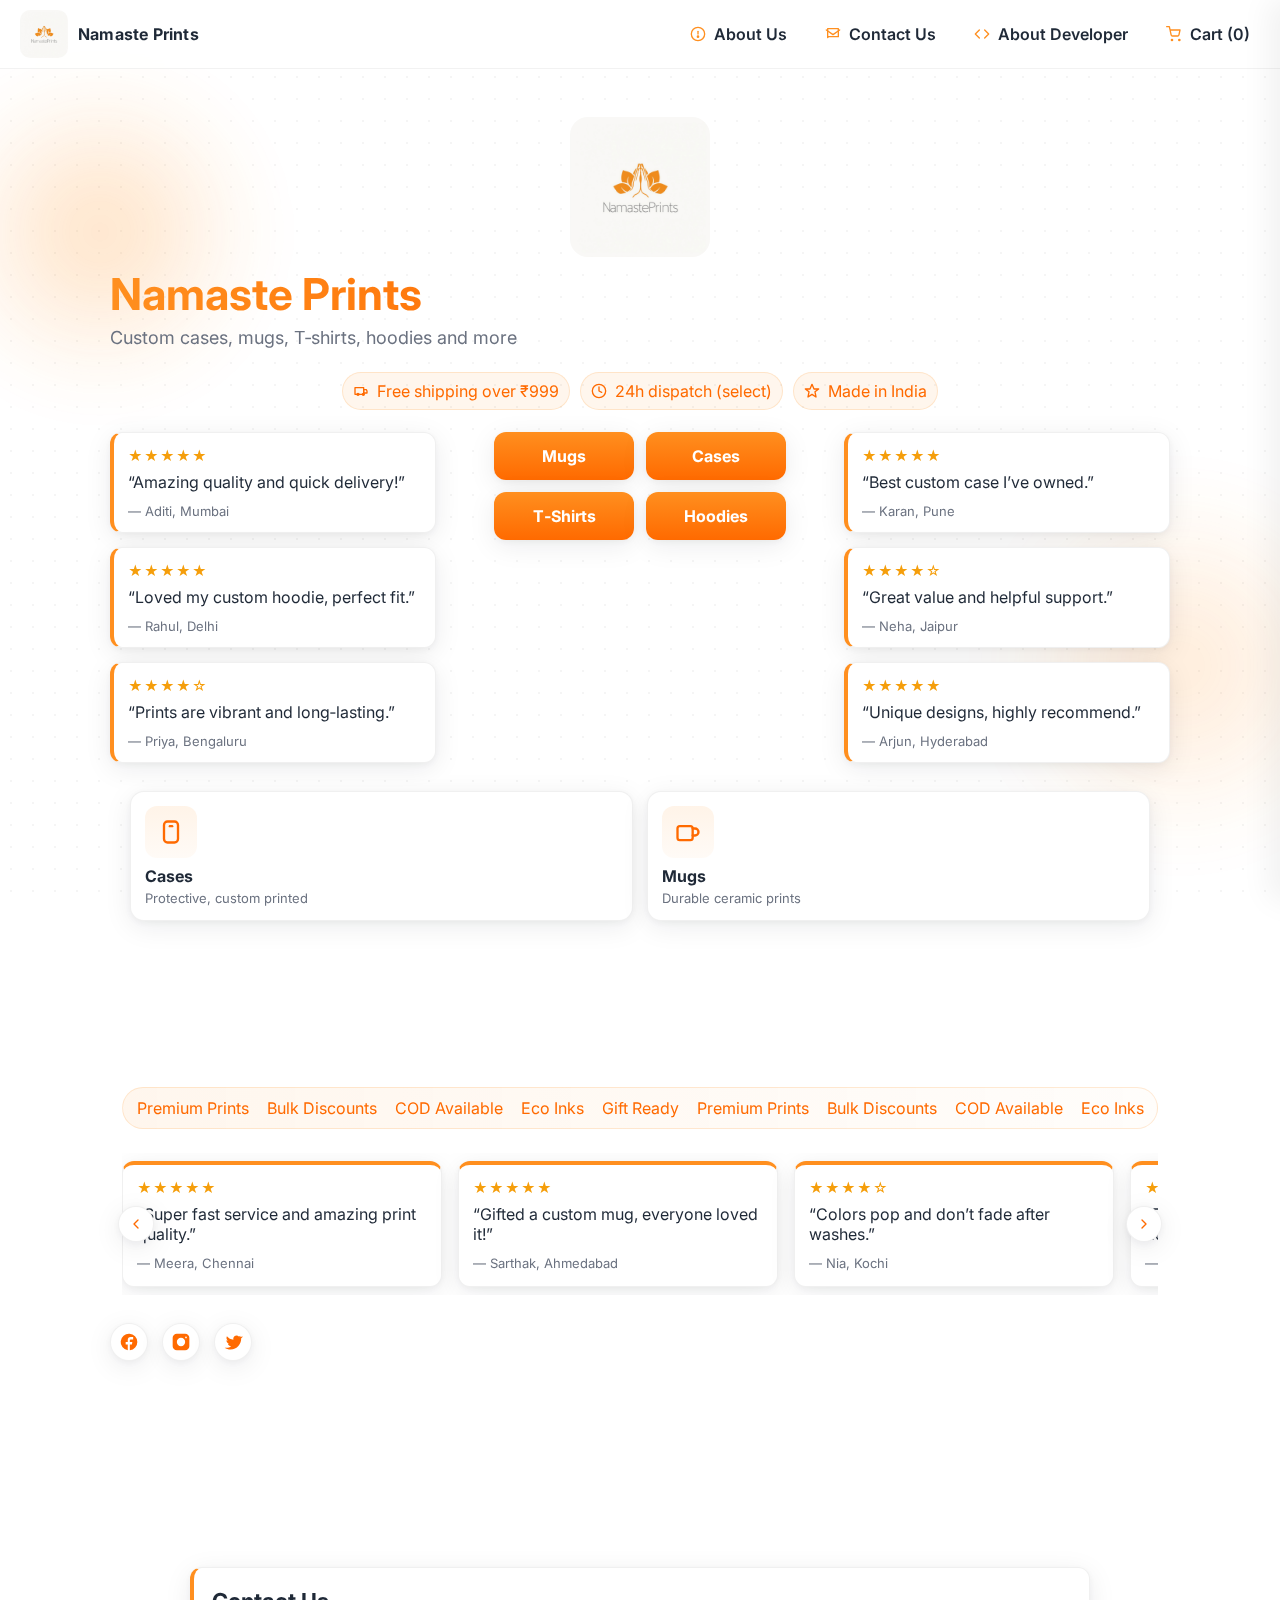
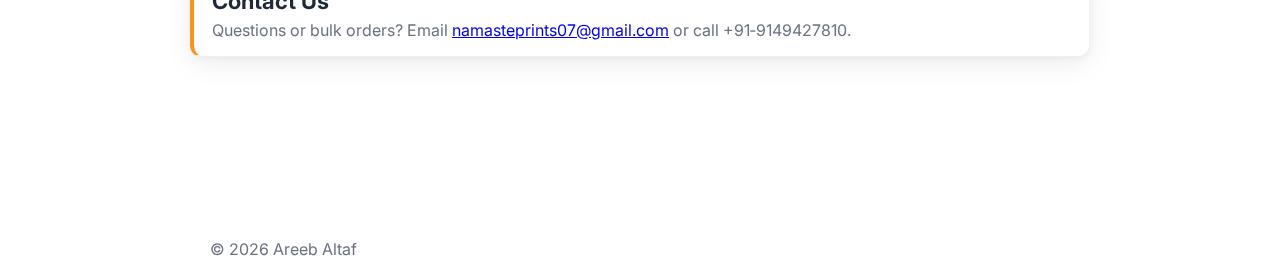
<file: index.html>
<!DOCTYPE html>
<html lang="en">
  <head>
    <meta charset="utf-8" />
    <meta name="viewport" content="width=device-width, initial-scale=1" />
    <title>Namaste Prints — Custom Cases, Mugs, T‑shirts, Hoodies & More</title>
    <meta name="description" content="Namaste Prints: Custom cases, mugs, T‑shirts, hoodies and more. Simple white–saffron landing page with reviews and quick category buttons." />
    <link rel="preconnect" href="https://fonts.googleapis.com" />
    <link rel="preconnect" href="https://fonts.gstatic.com" crossorigin />
    <link href="https://fonts.googleapis.com/css2?family=Inter:wght@400;600;700&display=swap" rel="stylesheet" />
    <link rel="stylesheet" href="./styles.css" />
  </head>
  <body>
    <canvas id="home-fx" aria-hidden="true" style="position:fixed;inset:0;width:100%;height:100%;z-index:-1"></canvas>
    <span aria-hidden="true" style="position:fixed;top:8%;left:-60px;width:320px;height:320px;background:radial-gradient(closest-side, rgba(255,143,31,.35), transparent);filter:blur(38px);opacity:.8;z-index:-2"></span>
    <span aria-hidden="true" style="position:fixed;bottom:6%;right:-80px;width:360px;height:360px;background:radial-gradient(closest-side, rgba(255,143,31,.25), transparent);filter:blur(42px);opacity:.8;z-index:-2"></span>
    <div class="bg-dots" aria-hidden="true"></div>
    <header class="site-header">
      <div class="brand">
        <img class="brand-logo" src="./images/logo.jpeg" alt="Namaste Prints logo" width="32" height="32" />
        <a href="#top" class="brand-name">Namaste Prints</a>
      </div>
      <nav class="site-nav" aria-label="Primary">
        <a href="about.html" class="nav-link">
          <span class="icon" aria-hidden="true">
            <svg viewBox="0 0 24 24" width="16" height="16" fill="none" stroke="currentColor" stroke-width="2" stroke-linecap="round" stroke-linejoin="round">
              <circle cx="12" cy="12" r="10"></circle>
              <line x1="12" y1="8" x2="12" y2="12"></line>
              <circle cx="12" cy="16" r="1"></circle>
            </svg>
          </span>
          About Us
        </a>
        <a href="contact.html" class="nav-link">
          <span class="icon" aria-hidden="true">
            <svg viewBox="0 0 24 24" width="16" height="16" fill="none" stroke="currentColor" stroke-width="2" stroke-linecap="round" stroke-linejoin="round">
              <path d="M4 4h16v12H5.17L4 17.17V4z"></path>
              <polyline points="22,6 12,13 2,6"></polyline>
            </svg>
          </span>
          Contact Us
        </a>
        <a href="developer.html" class="nav-link">
          <span class="icon" aria-hidden="true">
            <svg viewBox="0 0 24 24" width="16" height="16" fill="none" stroke="currentColor" stroke-width="2" stroke-linecap="round" stroke-linejoin="round">
              <polyline points="16 18 22 12 16 6"></polyline>
              <polyline points="8 6 2 12 8 18"></polyline>
            </svg>
          </span>
          About Developer
        </a>
        <a href="cart.html" class="nav-link" id="nav-cart-link">
          <span class="icon" aria-hidden="true">
            <svg viewBox="0 0 24 24" width="16" height="16" fill="none" stroke="currentColor" stroke-width="2" stroke-linecap="round" stroke-linejoin="round"><circle cx="9" cy="21" r="1"></circle><circle cx="20" cy="21" r="1"></circle><path d="M1 1h4l2.68 12.39a2 2 0 0 0 2 1.61h7.72a2 2 0 0 0 2-1.61L21 6H6"></path></svg>
          </span>
          Cart (0)
        </a>
      </nav>
      <button class="menu-toggle" aria-label="Open menu" aria-controls="mobile-drawer" aria-expanded="false">
        <span></span><span></span><span></span>
      </button>
    </header>

    <!-- Mobile-only homepage -->
    <section class="mobile-home" aria-label="Mobile home">
      <div class="mobile-hero">
        <img class="mobile-logo" src="./images/logo.jpeg" alt="Namaste Prints" />
        <h1 class="mobile-title">Namaste Prints</h1>
        <p class="mobile-subtitle">Custom prints on mugs, cases, tees and hoodies</p>
        <div class="mobile-cta-grid">
          <a class="mobile-cta" href="mugs.html">Shop Mugs</a>
          <a class="mobile-cta" href="cases.html">Shop Cases</a>
          <a class="mobile-cta" href="tshirts.html">Shop T‑Shirts</a>
          <a class="mobile-cta" href="hoodies.html">Shop Hoodies</a>
        </div>
        <div class="mobile-chips">
          <span class="chip">Fast dispatch</span>
          <span class="chip">Made in India</span>
          <span class="chip">Bulk discounts</span>
        </div>
      </div>
      <div class="mobile-cards">
        <a class="mobile-card" href="about.html">
          <div class="mc-icon" aria-hidden="true">
            <svg viewBox="0 0 24 24" width="22" height="22" fill="none" stroke="currentColor" stroke-width="2" stroke-linecap="round" stroke-linejoin="round"><circle cx="12" cy="12" r="10"></circle><line x1="12" y1="8" x2="12" y2="12"></line><circle cx="12" cy="16" r="1"></circle></svg>
          </div>
          <div class="mc-body">
            <h3>About Us</h3>
            <p>Quality materials. Vibrant prints.</p>
          </div>
        </a>
        <a class="mobile-card" href="contact.html">
          <div class="mc-icon" aria-hidden="true">
            <svg viewBox="0 0 24 24" width="22" height="22" fill="none" stroke="currentColor" stroke-width="2" stroke-linecap="round" stroke-linejoin="round"><path d="M4 4h16v12H5.17L4 17.17V4z"></path><polyline points="22,6 12,13 2,6"></polyline></svg>
          </div>
          <div class="mc-body">
            <h3>Contact</h3>
            <p>We’re here to help</p>
          </div>
        </a>
        <a class="mobile-card" href="developer.html">
          <div class="mc-icon" aria-hidden="true">
            <svg viewBox="0 0 24 24" width="22" height="22" fill="none" stroke="currentColor" stroke-width="2" stroke-linecap="round" stroke-linejoin="round"><polyline points="16 18 22 12 16 6"></polyline><polyline points="8 6 2 12 8 18"></polyline></svg>
          </div>
          <div class="mc-body">
            <h3>Developer</h3>
            <p>Know more</p>
          </div>
        </a>
      </div>
    </section>

    <main id="top" class="hero">
      <img class="hero-logo" src="./images/logo.jpeg" alt="Namaste Prints" width="96" height="96" data-reveal />
      <h1 class="gradient-text" data-reveal>Namaste Prints</h1>
      <p class="subtitle" data-reveal>Custom cases, mugs, T‑shirts, hoodies and more</p>
      <div class="badges" data-reveal>
        <div class="badge">
          <svg viewBox="0 0 24 24" width="16" height="16" fill="none" stroke="currentColor" stroke-width="2" stroke-linecap="round" stroke-linejoin="round" aria-hidden="true"><path d="M3 7h13v10H3z"></path><path d="M16 10h4l1 2v3h-5z"></path><circle cx="7.5" cy="17" r="1.5"></circle><circle cx="15.5" cy="17" r="1.5"></circle></svg>
          <span>Free shipping over ₹999</span>
        </div>
        <div class="badge">
          <svg viewBox="0 0 24 24" width="16" height="16" fill="none" stroke="currentColor" stroke-width="2" stroke-linecap="round" stroke-linejoin="round" aria-hidden="true"><circle cx="12" cy="12" r="10"></circle><polyline points="12 6 12 12 16 14"></polyline></svg>
          <span>24h dispatch (select)</span>
        </div>
        <div class="badge">
          <svg viewBox="0 0 24 24" width="16" height="16" fill="none" stroke="currentColor" stroke-width="2" stroke-linecap="round" stroke-linejoin="round" aria-hidden="true"><path d="M12 2l3 7h7l-5.5 4.2L18 21l-6-4-6 4 1.5-7.8L2 9h7z"></path></svg>
          <span>Made in India</span>
        </div>
      </div>

      <section class="reviews-and-actions">
        <aside class="reviews left" aria-label="Customer reviews left">
          <article class="review">
            <div class="stars" aria-hidden="true">★★★★★</div>
            <p>“Amazing quality and quick delivery!”</p>
            <span class="author">— Aditi, Mumbai</span>
          </article>
          <article class="review">
            <div class="stars" aria-hidden="true">★★★★★</div>
            <p>“Loved my custom hoodie, perfect fit.”</p>
            <span class="author">— Rahul, Delhi</span>
          </article>
          <article class="review">
            <div class="stars" aria-hidden="true">★★★★☆</div>
            <p>“Prints are vibrant and long‑lasting.”</p>
            <span class="author">— Priya, Bengaluru</span>
          </article>
        </aside>

        <div class="actions" data-reveal>
          <a class="cta" href="mugs.html" role="button">Mugs</a>
          <a class="cta" href="cases.html" role="button">Cases</a>
          <a class="cta" href="tshirts.html" role="button">T‑Shirts</a>
          <a class="cta" href="hoodies.html" role="button">Hoodies</a>
        </div>

        <aside class="reviews right" aria-label="Customer reviews right">
          <article class="review">
            <div class="stars" aria-hidden="true">★★★★★</div>
            <p>“Best custom case I’ve owned.”</p>
            <span class="author">— Karan, Pune</span>
          </article>
          <article class="review">
            <div class="stars" aria-hidden="true">★★★★☆</div>
            <p>“Great value and helpful support.”</p>
            <span class="author">— Neha, Jaipur</span>
          </article>
          <article class="review">
            <div class="stars" aria-hidden="true">★★★★★</div>
            <p>“Unique designs, highly recommend.”</p>
            <span class="author">— Arjun, Hyderabad</span>
          </article>
        </aside>
      </section>

      <!-- Categories (icon-only, no images) -->
      <section class="products" aria-label="Popular categories">
        <div class="category-grid">
          <a class="category-card" href="cases.html" data-reveal>
            <div class="category-icon" aria-hidden="true">
              <svg viewBox="0 0 24 24" width="28" height="28" fill="none" stroke="currentColor" stroke-width="2" stroke-linecap="round" stroke-linejoin="round">
                <rect x="6" y="3" width="12" height="18" rx="3"></rect>
                <path d="M11 7h2"></path>
              </svg>
            </div>
            <h3>Cases</h3>
            <p>Protective, custom printed</p>
          </a>
          <a class="category-card" href="mugs.html" data-reveal>
            <div class="category-icon" aria-hidden="true">
              <svg viewBox="0 0 24 24" width="28" height="28" fill="none" stroke="currentColor" stroke-width="2" stroke-linecap="round" stroke-linejoin="round">
                <rect x="3" y="7" width="13" height="12" rx="2"></rect>
                <path d="M16 9h2a3 3 0 0 1 0 6h-2"></path>
              </svg>
            </div>
            <h3>Mugs</h3>
            <p>Durable ceramic prints</p>
          </a>
          <a class="category-card" href="tshirts.html" data-reveal>
            <div class="category-icon" aria-hidden="true">
              <svg viewBox="0 0 24 24" width="28" height="28" fill="none" stroke="currentColor" stroke-width="2" stroke-linecap="round" stroke-linejoin="round">
                <path d="M16 3l5 3-3 5v8a2 2 0 0 1-2 2H8a2 2 0 0 1-2-2V11L3 6l5-3 4 3 4-3z"></path>
              </svg>
            </div>
            <h3>T‑Shirts</h3>
            <p>Soft cotton blends</p>
          </a>
          <a class="category-card" href="hoodies.html" data-reveal>
            <div class="category-icon" aria-hidden="true">
              <svg viewBox="0 0 24 24" width="28" height="28" fill="none" stroke="currentColor" stroke-width="2" stroke-linecap="round" stroke-linejoin="round">
                <path d="M12 3c3 0 6 2 6 5v1l2 4v8H4v-8l2-4V8c0-3 3-5 6-5z"></path>
              </svg>
            </div>
            <h3>Hoodies</h3>
            <p>Cozy, premium warmth</p>
          </a>
        </div>
      </section>

      <!-- Marquee highlight band -->
      <section class="marquee" aria-label="Highlights">
        <div class="marquee-track">
          <span>Premium Prints</span>
          <span>Bulk Discounts</span>
          <span>COD Available</span>
          <span>Eco Inks</span>
          <span>Gift Ready</span>
          <span>Premium Prints</span>
          <span>Bulk Discounts</span>
          <span>COD Available</span>
          <span>Eco Inks</span>
          <span>Gift Ready</span>
        </div>
      </section>

      <!-- Horizontal reviews rail -->
      <section class="reviews-rail" aria-label="What customers say">
        <div class="rail-wrapper">
          <button class="rail-nav prev" aria-label="Previous reviews">
            <svg viewBox="0 0 24 24" width="16" height="16" fill="none" stroke="currentColor" stroke-width="2" stroke-linecap="round" stroke-linejoin="round">
              <polyline points="15 18 9 12 15 6"></polyline>
            </svg>
          </button>
          <div class="rail" id="reviews-rail">
            <article class="review-card">
              <div class="stars" aria-hidden="true">★★★★★</div>
              <p>“Super fast service and amazing print quality.”</p>
              <span class="author">— Meera, Chennai</span>
            </article>
            <article class="review-card">
              <div class="stars" aria-hidden="true">★★★★★</div>
              <p>“Gifted a custom mug, everyone loved it!”</p>
              <span class="author">— Sarthak, Ahmedabad</span>
            </article>
            <article class="review-card">
              <div class="stars" aria-hidden="true">★★★★☆</div>
              <p>“Colors pop and don’t fade after washes.”</p>
              <span class="author">— Nia, Kochi</span>
            </article>
            <article class="review-card">
              <div class="stars" aria-hidden="true">★★★★★</div>
              <p>“Excellent support and on‑time delivery.”</p>
              <span class="author">— Varun, Kolkata</span>
            </article>
            <article class="review-card">
              <div class="stars" aria-hidden="true">★★★★★</div>
              <p>“My hoodie fits perfectly and feels premium.”</p>
              <span class="author">— Diya, Indore</span>
            </article>
          </div>
          <button class="rail-nav next" aria-label="Next reviews">
            <svg viewBox="0 0 24 24" width="16" height="16" fill="none" stroke="currentColor" stroke-width="2" stroke-linecap="round" stroke-linejoin="round">
              <polyline points="9 18 15 12 9 6"></polyline>
            </svg>
          </button>
        </div>
      </section>

      <section class="social" aria-label="Social links">
        <a class="social-link" href="#" aria-label="Facebook">
          <svg viewBox="0 0 24 24" width="20" height="20" aria-hidden="true" fill="currentColor">
            <path d="M22 12a10 10 0 1 0-11.5 9.9v-7H8v-3h2.5V9.5A3.5 3.5 0 0 1 14 6h3v3h-3a1 1 0 0 0-1 1V12h3l-.5 3H13v7A10 10 0 0 0 22 12z"/>
          </svg>
        </a>
        <a class="social-link" href="#" aria-label="Instagram">
          <svg viewBox="0 0 24 24" width="20" height="20" aria-hidden="true" fill="currentColor">
            <path d="M7 2h10a5 5 0 0 1 5 5v10a5 5 0 0 1-5 5H7a5 5 0 0 1-5-5V7a5 5 0 0 1 5-5zm5 5a5 5 0 1 0 0 10 5 5 0 0 0 0-10zm6-1.5a1 1 0 1 0 0 2 1 1 0 0 0 0-2z"/>
          </svg>
        </a>
        <a class="social-link" href="#" aria-label="Twitter">
          <svg viewBox="0 0 24 24" width="20" height="20" aria-hidden="true" fill="currentColor">
            <path d="M22 5.8c-.7.3-1.5.6-2.3.7.8-.5 1.4-1.2 1.7-2.1-.7.4-1.6.8-2.4 1-1.4-1.5-3.8-1.6-5.3-.2-1.1 1-1.6 2.6-1.2 4-3.1-.2-5.9-1.7-7.8-4.1-1 1.8-.5 4.1 1.2 5.3-.6 0-1.2-.2-1.8-.5 0 2 1.4 3.7 3.3 4.1-.5.1-1 .2-1.6.1.5 1.7 2.1 2.9 3.9 2.9-1.5 1.2-3.4 1.8-5.3 1.8H2c2 1.3 4.4 2.1 6.9 2.1 8.3 0 12.9-6.9 12.9-12.9v-.6c.8-.6 1.5-1.3 2.1-2.1z"/>
          </svg>
        </a>
      </section>
    </main>

    <section id="about" class="info-section info-tile" data-reveal>
      <div class="tile-icon" aria-hidden="true">🧵</div>
      <div class="tile-body">
        <h2>About Us</h2>
        <p>Indian brand. Vibrant prints. Premium materials. We print your ideas with care.</p>
        <p class="tile-actions"><a class="info-cta" href="about.html">Learn More</a></p>
      </div>
    </section>

    <section id="contact" class="info-section">
      <h2>Contact Us</h2>
      <p>Questions or bulk orders? Email <a href="mailto:namasteprints07@gmail.com">namasteprints07@gmail.com</a> or call +91‑9149427810.</p>
    </section>

    <section id="developer" class="info-section info-tile" data-reveal>
      <div class="tile-icon" aria-hidden="true">🏅</div>
      <div class="tile-body">
        <h2>About CEO</h2>
        <p>Anas Basharat — leading Namaste Prints with a focus on quality, speed, and great service.</p>
        <p class="tile-actions">
          <a class="info-cta" href="mailto:namasteprints07@gmail.com">Email</a>
        </p>
      </div>
    </section>

    <footer class="site-footer">
      <p>© <span id="year"></span> Areeb Altaf </p>
    </footer>

    <!-- Mobile drawer and overlay -->
    <div class="mobile-overlay" hidden></div>
    <aside id="mobile-drawer" class="mobile-drawer" aria-hidden="true">
      <nav class="mobile-nav" aria-label="Mobile">
        <a class="mobile-link" href="#top">Home</a>
        <a class="mobile-link" href="about.html">About</a>
        <a class="mobile-link" href="contact.html">Contact</a>
        <a class="mobile-link" href="developer.html">Developer</a>
        <a class="mobile-link" href="cart.html">Cart</a>
      </nav>
    </aside>

    <script>
      document.getElementById('year').textContent = new Date().getFullYear();
      const rail = document.getElementById('reviews-rail');
      const prevBtn = document.querySelector('.rail-nav.prev');
      const nextBtn = document.querySelector('.rail-nav.next');
      if (rail && prevBtn && nextBtn) {
        const scrollAmount = 320;
        prevBtn.addEventListener('click', () => rail.scrollBy({ left: -scrollAmount, behavior: 'smooth' }));
        nextBtn.addEventListener('click', () => rail.scrollBy({ left: scrollAmount, behavior: 'smooth' }));
      }
      // Scroll reveal
      const prefersReduced = window.matchMedia('(prefers-reduced-motion: reduce)').matches;
      if (!prefersReduced) {
        const revealEls = document.querySelectorAll('[data-reveal]');
        const observer = ('IntersectionObserver' in window)
          ? new IntersectionObserver((entries) => {
              entries.forEach((entry) => {
                if (entry.isIntersecting) {
                  entry.target.classList.add('reveal-in');
                  observer.unobserve(entry.target);
                }
              });
            }, { threshold: 0.12 })
          : null;
        revealEls.forEach((el) => {
          if (observer) observer.observe(el); else el.classList.add('reveal-in');
        });
      } else {
        document.querySelectorAll('[data-reveal]').forEach((el) => el.classList.add('reveal-in'));
      }

      // Mobile drawer toggle
      const menuBtn = document.querySelector('.menu-toggle');
      const drawer = document.getElementById('mobile-drawer');
      const overlay = document.querySelector('.mobile-overlay');
      function openDrawer(){
        drawer.classList.add('open');
        overlay.hidden = false;
        document.body.classList.add('nav-open');
        menuBtn.setAttribute('aria-expanded','true');
        drawer.setAttribute('aria-hidden','false');
      }
      function closeDrawer(){
        drawer.classList.remove('open');
        overlay.hidden = true;
        document.body.classList.remove('nav-open');
        menuBtn.setAttribute('aria-expanded','false');
        drawer.setAttribute('aria-hidden','true');
      }
      if (menuBtn && drawer && overlay){
        menuBtn.addEventListener('click', () => {
          drawer.classList.contains('open') ? closeDrawer() : openDrawer();
        });
        overlay.addEventListener('click', closeDrawer);
        drawer.querySelectorAll('a').forEach(a => a.addEventListener('click', closeDrawer));
        window.addEventListener('keydown', (e)=>{ if(e.key==='Escape') closeDrawer(); });
      }

      // Update cart count in navbar
      function updateCartCount(){
        const link = document.getElementById('nav-cart-link');
        if (!link) return;
        const cart = JSON.parse(localStorage.getItem('cart')||'[]');
        link.lastChild.nodeValue = ` Cart (${cart.length})`;
      }
      updateCartCount();
      window.addEventListener('storage', updateCartCount);

      // Homepage subtle saffron particles (reduced motion aware)
      if (!prefersReduced) {
        const homeFx = document.getElementById('home-fx');
        if (homeFx) {
          const particles = new Particles(homeFx, {
            color: ['#FF8F1F', '#FFC107'],
            connectParticles: true,
            minDistance: 100,
            maxParticles: 100,
            sizeVariation: 3,
            speed: 0.5,
            opacity: 0.5,
            clickEffect: false,
            clickEffectOptions: {
              size: 10,
              color: '#FF8F1F'
            }
          });
        }
      }
    </script>
  </body>
</html>
</file>
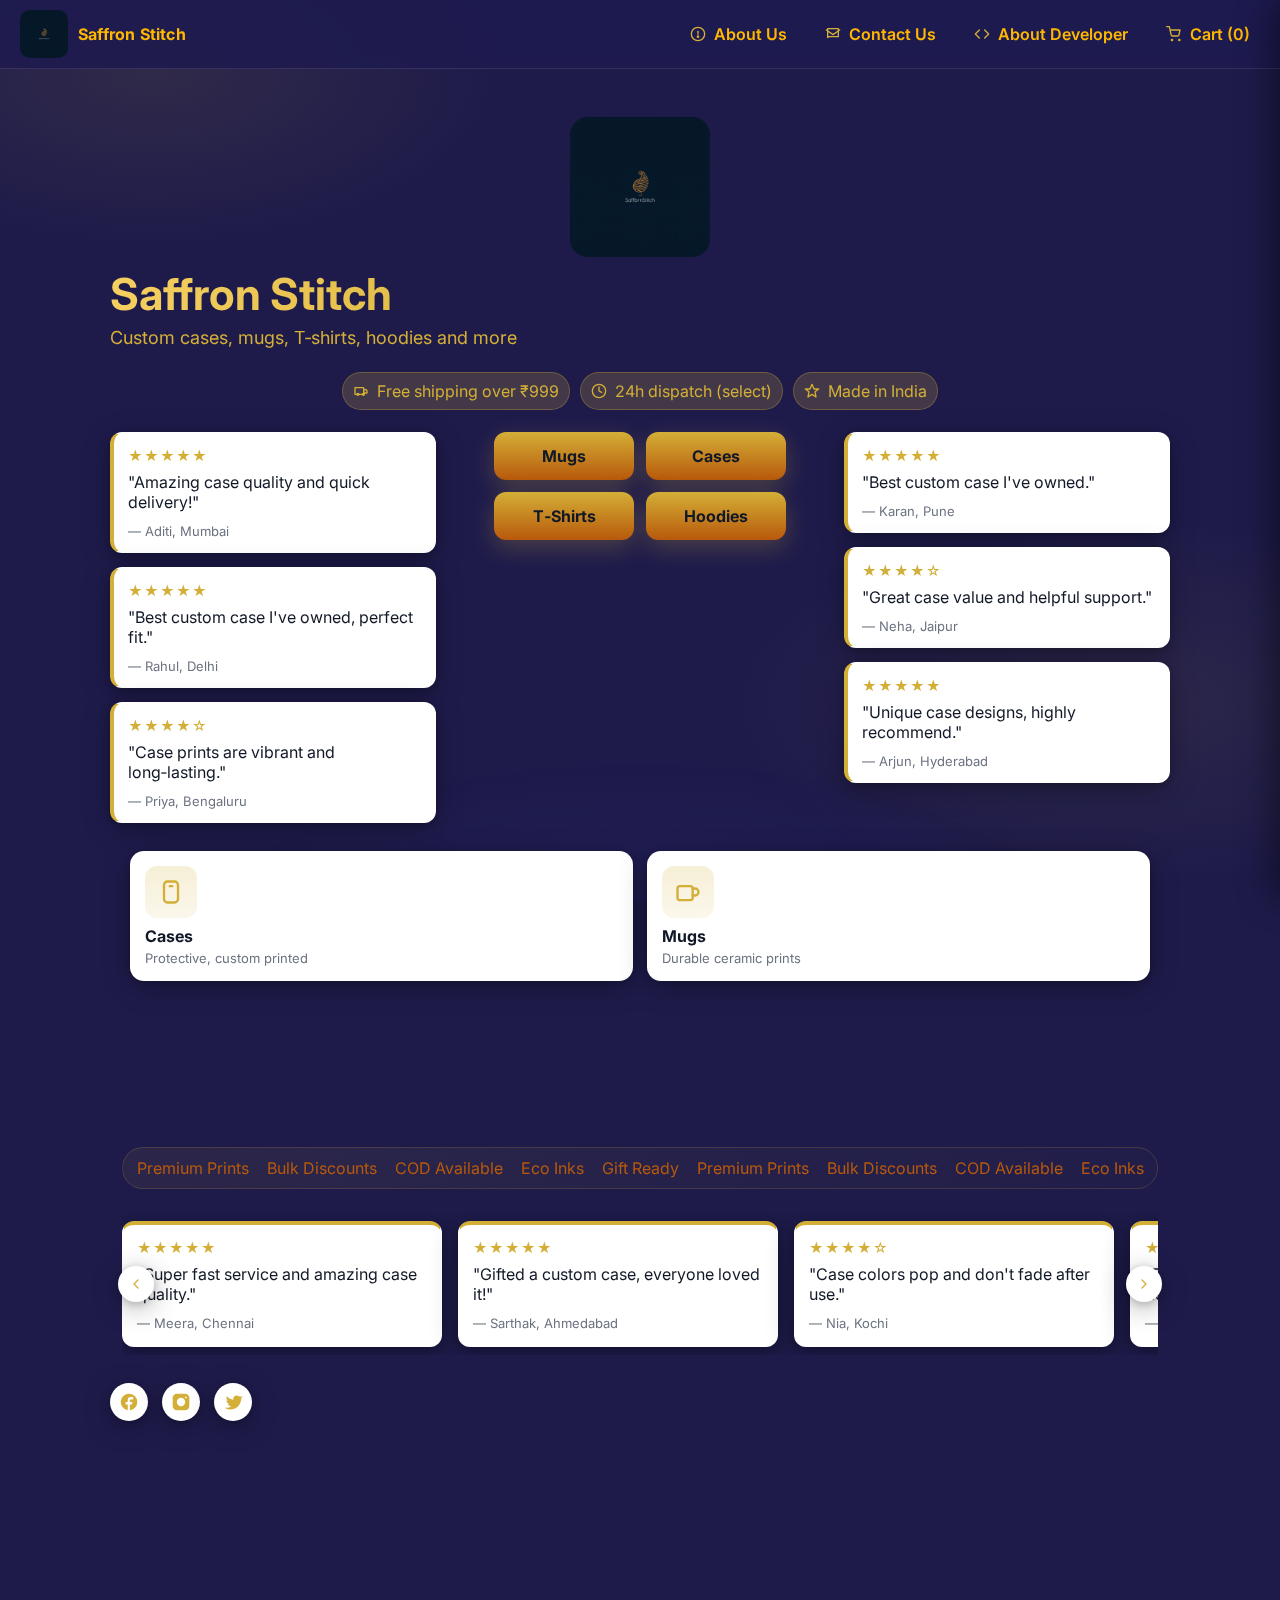
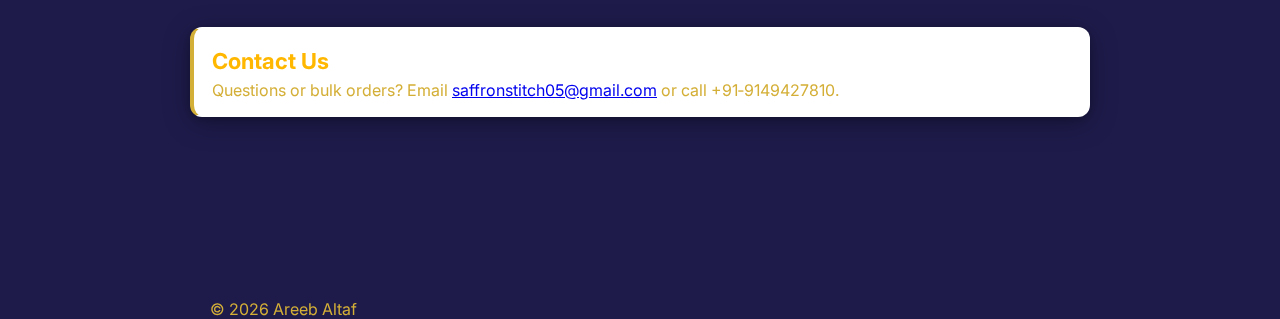
<file: client side/index.html>
<!DOCTYPE html>
<html lang="en">
  <head>
    <meta charset="utf-8" />
    <meta name="viewport" content="width=device-width, initial-scale=1" />
    <title>Saffron Stitch — Custom Cases, Mugs, T‑shirts, Hoodies & More</title>
    <meta name="description" content="Saffron Stitch: Custom cases, mugs, T‑shirts, hoodies and more. Simple white–saffron landing page with reviews and quick category buttons." />
    <link rel="preconnect" href="https://fonts.googleapis.com" />
    <link rel="preconnect" href="https://fonts.gstatic.com" crossorigin />
    <link href="https://fonts.googleapis.com/css2?family=Inter:wght@400;600;700&display=swap" rel="stylesheet" />
    <link rel="stylesheet" href="./styles.css" />
  </head>
  <body>
    <!-- Removed background effects for a clean dark-indigo theme -->
    <div class="bg-dots" aria-hidden="true"></div>
    <header class="site-header">
      <div class="brand">
        <img class="brand-logo" src="./images/logo.jpeg" alt="Saffron Stitch logo" width="32" height="32" />
        <a href="#top" class="brand-name">Saffron Stitch</a>
      </div>
      <nav class="site-nav" aria-label="Primary">
        <a href="about.html" class="nav-link">
          <span class="icon" aria-hidden="true">
            <svg viewBox="0 0 24 24" width="16" height="16" fill="none" stroke="currentColor" stroke-width="2" stroke-linecap="round" stroke-linejoin="round">
              <circle cx="12" cy="12" r="10"></circle>
              <line x1="12" y1="8" x2="12" y2="12"></line>
              <circle cx="12" cy="16" r="1"></circle>
            </svg>
          </span>
          About Us
        </a>
        <a href="contact.html" class="nav-link">
          <span class="icon" aria-hidden="true">
            <svg viewBox="0 0 24 24" width="16" height="16" fill="none" stroke="currentColor" stroke-width="2" stroke-linecap="round" stroke-linejoin="round">
              <path d="M4 4h16v12H5.17L4 17.17V4z"></path>
              <polyline points="22,6 12,13 2,6"></polyline>
            </svg>
          </span>
          Contact Us
        </a>
        <a href="developer.html" class="nav-link">
          <span class="icon" aria-hidden="true">
            <svg viewBox="0 0 24 24" width="16" height="16" fill="none" stroke="currentColor" stroke-width="2" stroke-linecap="round" stroke-linejoin="round">
              <polyline points="16 18 22 12 16 6"></polyline>
              <polyline points="8 6 2 12 8 18"></polyline>
            </svg>
          </span>
          About Developer
        </a>
        <a href="cart.html" class="nav-link" id="nav-cart-link">
          <span class="icon" aria-hidden="true">
            <svg viewBox="0 0 24 24" width="16" height="16" fill="none" stroke="currentColor" stroke-width="2" stroke-linecap="round" stroke-linejoin="round"><circle cx="9" cy="21" r="1"></circle><circle cx="20" cy="21" r="1"></circle><path d="M1 1h4l2.68 12.39a2 2 0 0 0 2 1.61h7.72a2 2 0 0 0 2-1.61L21 6H6"></path></svg>
          </span>
          Cart (0)
        </a>
      </nav>
      <button class="menu-toggle" aria-label="Open menu" aria-controls="mobile-drawer" aria-expanded="false">
        <span></span><span></span><span></span>
      </button>
    </header>

    <!-- Mobile-only homepage -->
    <section class="mobile-home" aria-label="Mobile home">
      <div class="mobile-hero">
        <img class="mobile-logo" src="./images/logo.jpeg" alt="Saffron Stitch" />
        <h1 class="mobile-title">Saffron Stitch</h1>
        <p class="mobile-subtitle">Custom prints on mugs, cases, tees and hoodies</p>
        <div class="mobile-cta-grid">
          <a class="mobile-cta" href="mugs.html">Shop Mugs</a>
          <a class="mobile-cta" href="cases.html">Shop Cases</a>
          <a class="mobile-cta" href="tshirts.html">Shop T‑Shirts</a>
          <a class="mobile-cta" href="hoodies.html">Shop Hoodies</a>
        </div>
        <div class="mobile-chips">
          <span class="chip">Fast dispatch</span>
          <span class="chip">Made in India</span>
          <span class="chip">Bulk discounts</span>
        </div>
      </div>
      <div class="mobile-cards">
        <a class="mobile-card" href="about.html">
          <div class="mc-icon" aria-hidden="true">
            <svg viewBox="0 0 24 24" width="22" height="22" fill="none" stroke="currentColor" stroke-width="2" stroke-linecap="round" stroke-linejoin="round"><circle cx="12" cy="12" r="10"></circle><line x1="12" y1="8" x2="12" y2="12"></line><circle cx="12" cy="16" r="1"></circle></svg>
          </div>
          <div class="mc-body">
            <h3>About Us</h3>
            <p>Quality materials. Vibrant prints.</p>
          </div>
        </a>
        <a class="mobile-card" href="contact.html">
          <div class="mc-icon" aria-hidden="true">
            <svg viewBox="0 0 24 24" width="22" height="22" fill="none" stroke="currentColor" stroke-width="2" stroke-linecap="round" stroke-linejoin="round"><path d="M4 4h16v12H5.17L4 17.17V4z"></path><polyline points="22,6 12,13 2,6"></polyline></svg>
          </div>
          <div class="mc-body">
            <h3>Contact</h3>
            <p>We’re here to help</p>
          </div>
        </a>
        <a class="mobile-card" href="developer.html">
          <div class="mc-icon" aria-hidden="true">
            <svg viewBox="0 0 24 24" width="22" height="22" fill="none" stroke="currentColor" stroke-width="2" stroke-linecap="round" stroke-linejoin="round"><polyline points="16 18 22 12 16 6"></polyline><polyline points="8 6 2 12 8 18"></polyline></svg>
          </div>
          <div class="mc-body">
            <h3>Developer</h3>
            <p>Know more</p>
          </div>
        </a>
      </div>
    </section>

    <main id="top" class="hero">
      <img class="hero-logo" src="./images/logo.jpeg" alt="Saffron Stitch" width="96" height="96" data-reveal />
      <h1 class="gradient-text" data-reveal>Saffron Stitch</h1>
      <p class="subtitle" data-reveal>Custom cases, mugs, T‑shirts, hoodies and more</p>
      <div class="badges" data-reveal>
        <div class="badge">
          <svg viewBox="0 0 24 24" width="16" height="16" fill="none" stroke="currentColor" stroke-width="2" stroke-linecap="round" stroke-linejoin="round" aria-hidden="true"><path d="M3 7h13v10H3z"></path><path d="M16 10h4l1 2v3h-5z"></path><circle cx="7.5" cy="17" r="1.5"></circle><circle cx="15.5" cy="17" r="1.5"></circle></svg>
          <span>Free shipping over ₹999</span>
        </div>
        <div class="badge">
          <svg viewBox="0 0 24 24" width="16" height="16" fill="none" stroke="currentColor" stroke-width="2" stroke-linecap="round" stroke-linejoin="round" aria-hidden="true"><circle cx="12" cy="12" r="10"></circle><polyline points="12 6 12 12 16 14"></polyline></svg>
          <span>24h dispatch (select)</span>
        </div>
        <div class="badge">
          <svg viewBox="0 0 24 24" width="16" height="16" fill="none" stroke="currentColor" stroke-width="2" stroke-linecap="round" stroke-linejoin="round" aria-hidden="true"><path d="M12 2l3 7h7l-5.5 4.2L18 21l-6-4-6 4 1.5-7.8L2 9h7z"></path></svg>
          <span>Made in India</span>
        </div>
      </div>

      <section class="reviews-and-actions">
        <aside class="reviews left" aria-label="Customer reviews left">
          <article class="review">
            <div class="stars" aria-hidden="true">★★★★★</div>
            <p>"Amazing case quality and quick delivery!"</p>
            <span class="author">— Aditi, Mumbai</span>
          </article>
          <article class="review">
            <div class="stars" aria-hidden="true">★★★★★</div>
            <p>"Best custom case I've owned, perfect fit."</p>
            <span class="author">— Rahul, Delhi</span>
          </article>
          <article class="review">
            <div class="stars" aria-hidden="true">★★★★☆</div>
            <p>"Case prints are vibrant and long‑lasting."</p>
            <span class="author">— Priya, Bengaluru</span>
          </article>
        </aside>

        <div class="actions" data-reveal>
          <a class="cta" href="mugs.html" role="button">Mugs</a>
          <a class="cta" href="cases.html" role="button">Cases</a>
          <a class="cta" href="tshirts.html" role="button">T‑Shirts</a>
          <a class="cta" href="hoodies.html" role="button">Hoodies</a>
        </div>

        <aside class="reviews right" aria-label="Customer reviews right">
          <article class="review">
            <div class="stars" aria-hidden="true">★★★★★</div>
            <p>"Best custom case I've owned."</p>
            <span class="author">— Karan, Pune</span>
          </article>
          <article class="review">
            <div class="stars" aria-hidden="true">★★★★☆</div>
            <p>"Great case value and helpful support."</p>
            <span class="author">— Neha, Jaipur</span>
          </article>
          <article class="review">
            <div class="stars" aria-hidden="true">★★★★★</div>
            <p>"Unique case designs, highly recommend."</p>
            <span class="author">— Arjun, Hyderabad</span>
          </article>
        </aside>
      </section>

      <!-- Categories (icon-only, no images) -->
      <section class="products" aria-label="Popular categories">
        <div class="category-grid">
          <a class="category-card" href="cases.html" data-reveal>
            <div class="category-icon" aria-hidden="true">
              <svg viewBox="0 0 24 24" width="28" height="28" fill="none" stroke="currentColor" stroke-width="2" stroke-linecap="round" stroke-linejoin="round">
                <rect x="6" y="3" width="12" height="18" rx="3"></rect>
                <path d="M11 7h2"></path>
              </svg>
            </div>
            <h3>Cases</h3>
            <p>Protective, custom printed</p>
          </a>
          <a class="category-card" href="mugs.html" data-reveal>
            <div class="category-icon" aria-hidden="true">
              <svg viewBox="0 0 24 24" width="28" height="28" fill="none" stroke="currentColor" stroke-width="2" stroke-linecap="round" stroke-linejoin="round">
                <rect x="3" y="7" width="13" height="12" rx="2"></rect>
                <path d="M16 9h2a3 3 0 0 1 0 6h-2"></path>
              </svg>
            </div>
            <h3>Mugs</h3>
            <p>Durable ceramic prints</p>
          </a>
          <a class="category-card" href="tshirts.html" data-reveal>
            <div class="category-icon" aria-hidden="true">
              <svg viewBox="0 0 24 24" width="28" height="28" fill="none" stroke="currentColor" stroke-width="2" stroke-linecap="round" stroke-linejoin="round">
                <path d="M16 3l5 3-3 5v8a2 2 0 0 1-2 2H8a2 2 0 0 1-2-2V11L3 6l5-3 4 3 4-3z"></path>
              </svg>
            </div>
            <h3>T‑Shirts</h3>
            <p>Soft cotton blends</p>
          </a>
          <a class="category-card" href="hoodies.html" data-reveal>
            <div class="category-icon" aria-hidden="true">
              <svg viewBox="0 0 24 24" width="28" height="28" fill="none" stroke="currentColor" stroke-width="2" stroke-linecap="round" stroke-linejoin="round">
                <path d="M12 3c3 0 6 2 6 5v1l2 4v8H4v-8l2-4V8c0-3 3-5 6-5z"></path>
              </svg>
            </div>
            <h3>Hoodies</h3>
            <p>Cozy, premium warmth</p>
          </a>
        </div>
      </section>

      <!-- Marquee highlight band -->
      <section class="marquee" aria-label="Highlights">
        <div class="marquee-track">
          <span>Premium Prints</span>
          <span>Bulk Discounts</span>
          <span>COD Available</span>
          <span>Eco Inks</span>
          <span>Gift Ready</span>
          <span>Premium Prints</span>
          <span>Bulk Discounts</span>
          <span>COD Available</span>
          <span>Eco Inks</span>
          <span>Gift Ready</span>
        </div>
      </section>

      <!-- Horizontal reviews rail -->
      <section class="reviews-rail" aria-label="What customers say">
        <div class="rail-wrapper">
          <button class="rail-nav prev" aria-label="Previous reviews">
            <svg viewBox="0 0 24 24" width="16" height="16" fill="none" stroke="currentColor" stroke-width="2" stroke-linecap="round" stroke-linejoin="round">
              <polyline points="15 18 9 12 15 6"></polyline>
            </svg>
          </button>
          <div class="rail" id="reviews-rail">
            <article class="review-card">
              <div class="stars" aria-hidden="true">★★★★★</div>
              <p>"Super fast service and amazing case quality."</p>
              <span class="author">— Meera, Chennai</span>
            </article>
            <article class="review-card">
              <div class="stars" aria-hidden="true">★★★★★</div>
              <p>"Gifted a custom case, everyone loved it!"</p>
              <span class="author">— Sarthak, Ahmedabad</span>
            </article>
            <article class="review-card">
              <div class="stars" aria-hidden="true">★★★★☆</div>
              <p>"Case colors pop and don't fade after use."</p>
              <span class="author">— Nia, Kochi</span>
            </article>
            <article class="review-card">
              <div class="stars" aria-hidden="true">★★★★★</div>
              <p>"Excellent case support and on‑time delivery."</p>
              <span class="author">— Varun, Kolkata</span>
            </article>
            <article class="review-card">
              <div class="stars" aria-hidden="true">★★★★★</div>
              <p>"My case fits perfectly and feels premium."</p>
              <span class="author">— Diya, Indore</span>
            </article>
          </div>
          <button class="rail-nav next" aria-label="Next reviews">
            <svg viewBox="0 0 24 24" width="16" height="16" fill="none" stroke="currentColor" stroke-width="2" stroke-linecap="round" stroke-linejoin="round">
              <polyline points="9 18 15 12 9 6"></polyline>
            </svg>
          </button>
        </div>
      </section>

      <section class="social" aria-label="Social links">
        <a class="social-link" href="#" aria-label="Facebook">
          <svg viewBox="0 0 24 24" width="20" height="20" aria-hidden="true" fill="currentColor">
            <path d="M22 12a10 10 0 1 0-11.5 9.9v-7H8v-3h2.5V9.5A3.5 3.5 0 0 1 14 6h3v3h-3a1 1 0 0 0-1 1V12h3l-.5 3H13v7A10 10 0 0 0 22 12z"/>
          </svg>
        </a>
        <a class="social-link" href="https://www.instagram.com/saffron__stitch?utm_source=ig_web_button_share_sheet&igsh=ZDNlZDc0MzIxNw==" aria-label="Instagram">
          <svg viewBox="0 0 24 24" width="20" height="20" aria-hidden="true" fill="currentColor">
            <path d="M7 2h10a5 5 0 0 1 5 5v10a5 5 0 0 1-5 5H7a5 5 0 0 1-5-5V7a5 5 0 0 1 5-5zm5 5a5 5 0 1 0 0 10 5 5 0 0 0 0-10zm6-1.5a1 1 0 1 0 0 2 1 1 0 0 0 0-2z"/>
          </svg>
        </a>
        <a class="social-link" href="#" aria-label="Twitter">
          <svg viewBox="0 0 24 24" width="20" height="20" aria-hidden="true" fill="currentColor">
            <path d="M22 5.8c-.7.3-1.5.6-2.3.7.8-.5 1.4-1.2 1.7-2.1-.7.4-1.6.8-2.4 1-1.4-1.5-3.8-1.6-5.3-.2-1.1 1-1.6 2.6-1.2 4-3.1-.2-5.9-1.7-7.8-4.1-1 1.8-.5 4.1 1.2 5.3-.6 0-1.2-.2-1.8-.5 0 2 1.4 3.7 3.3 4.1-.5.1-1 .2-1.6.1.5 1.7 2.1 2.9 3.9 2.9-1.5 1.2-3.4 1.8-5.3 1.8H2c2 1.3 4.4 2.1 6.9 2.1 8.3 0 12.9-6.9 12.9-12.9v-.6c.8-.6 1.5-1.3 2.1-2.1z"/>
          </svg>
        </a>
      </section>
    </main>

    <section id="about" class="info-section info-tile" data-reveal>
      <div class="tile-icon" aria-hidden="true">🧵</div>
      <div class="tile-body">
        <h2>About Us</h2>
        <p>Indian brand. Vibrant prints. Premium materials. We print your ideas with care.</p>
        <p class="tile-actions"><a class="info-cta" href="about.html">Learn More</a></p>
      </div>
    </section>

    <section id="contact" class="info-section">
      <h2>Contact Us</h2>
      <p>Questions or bulk orders? Email <a href="mailto:saffronstitch05@gmail.com">saffronstitch05@gmail.com</a> or call +91‑9149427810.</p>
    </section>

    <section id="developer" class="info-section info-tile" data-reveal>
      <div class="tile-icon" aria-hidden="true">🏅</div>
      <div class="tile-body">
        <h2>About CEO</h2>
        <p>Anas Basharat — leading Saffron Stitch with a focus on quality, speed, and great service.</p>
        <p class="tile-actions">
          <a class="info-cta" href="mailto:saffronstitch05@gmail.com">Email</a>
        </p>
      </div>
    </section>

    <footer class="site-footer">
      <p>© <span id="year"></span> Areeb Altaf </p>
    </footer>

    <!-- Mobile drawer and overlay -->
    <div class="mobile-overlay" hidden></div>
    <aside id="mobile-drawer" class="mobile-drawer" aria-hidden="true">
      <nav class="mobile-nav" aria-label="Mobile">
        <a class="mobile-link" href="#top">Home</a>
        <a class="mobile-link" href="about.html">About</a>
        <a class="mobile-link" href="contact.html">Contact</a>
        <a class="mobile-link" href="developer.html">Developer</a>
        <a class="mobile-link" href="cart.html">Cart</a>
      </nav>
    </aside>

    <script>
      document.getElementById('year').textContent = new Date().getFullYear();
      const rail = document.getElementById('reviews-rail');
      const prevBtn = document.querySelector('.rail-nav.prev');
      const nextBtn = document.querySelector('.rail-nav.next');
      if (rail && prevBtn && nextBtn) {
        const scrollAmount = 320;
        prevBtn.addEventListener('click', () => rail.scrollBy({ left: -scrollAmount, behavior: 'smooth' }));
        nextBtn.addEventListener('click', () => rail.scrollBy({ left: scrollAmount, behavior: 'smooth' }));
      }
      // Scroll reveal
      const prefersReduced = window.matchMedia('(prefers-reduced-motion: reduce)').matches;
      if (!prefersReduced) {
        const revealEls = document.querySelectorAll('[data-reveal]');
        const observer = ('IntersectionObserver' in window)
          ? new IntersectionObserver((entries) => {
              entries.forEach((entry) => {
                if (entry.isIntersecting) {
                  entry.target.classList.add('reveal-in');
                  observer.unobserve(entry.target);
                }
              });
            }, { threshold: 0.12 })
          : null;
        revealEls.forEach((el) => {
          if (observer) observer.observe(el); else el.classList.add('reveal-in');
        });
      } else {
        document.querySelectorAll('[data-reveal]').forEach((el) => el.classList.add('reveal-in'));
      }

      // Mobile drawer toggle
      const menuBtn = document.querySelector('.menu-toggle');
      const drawer = document.getElementById('mobile-drawer');
      const overlay = document.querySelector('.mobile-overlay');
      function openDrawer(){
        drawer.classList.add('open');
        overlay.hidden = false;
        document.body.classList.add('nav-open');
        menuBtn.setAttribute('aria-expanded','true');
        drawer.setAttribute('aria-hidden','false');
      }
      function closeDrawer(){
        drawer.classList.remove('open');
        overlay.hidden = true;
        document.body.classList.remove('nav-open');
        menuBtn.setAttribute('aria-expanded','false');
        drawer.setAttribute('aria-hidden','true');
      }
      if (menuBtn && drawer && overlay){
        menuBtn.addEventListener('click', () => {
          drawer.classList.contains('open') ? closeDrawer() : openDrawer();
        });
        overlay.addEventListener('click', closeDrawer);
        drawer.querySelectorAll('a').forEach(a => a.addEventListener('click', closeDrawer));
        window.addEventListener('keydown', (e)=>{ if(e.key==='Escape') closeDrawer(); });
      }

      // Update cart count in navbar
      function updateCartCount(){
        const link = document.getElementById('nav-cart-link');
        if (!link) return;
        const cart = JSON.parse(localStorage.getItem('cart')||'[]');
        link.lastChild.nodeValue = ` Cart (${cart.length})`;
      }
      updateCartCount();
      window.addEventListener('storage', updateCartCount);

      // Removed particles for clean dark indigo theme
    </script>
  </body>
</html>
</file>
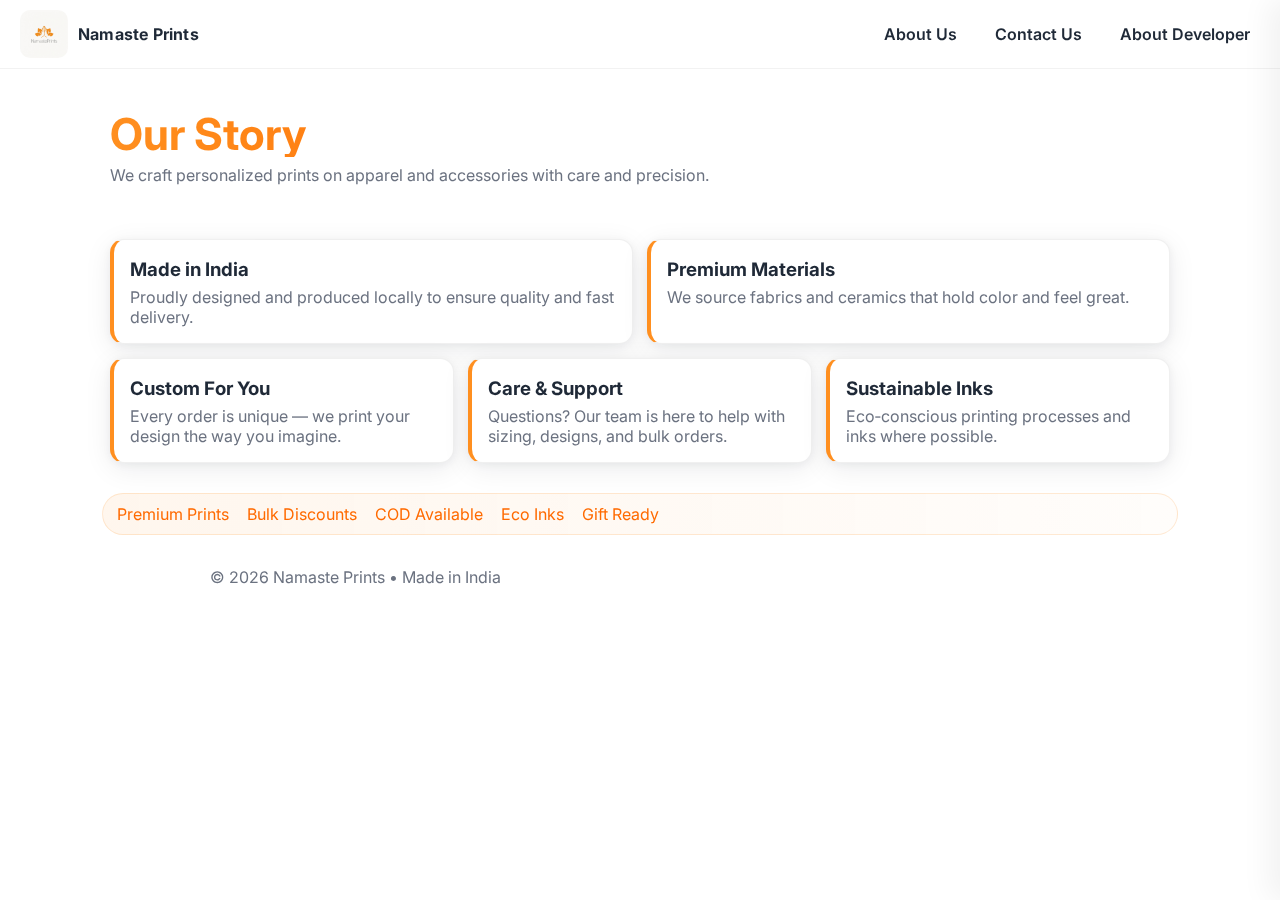
<file: about.html>
<!DOCTYPE html>
<html lang="en">
  <head>
    <meta charset="utf-8" />
    <meta name="viewport" content="width=device-width, initial-scale=1" />
    <title>About Us — Namaste Prints</title>
    <meta name="description" content="About Namaste Prints: our story, values, and what makes our prints special." />
    <link rel="preconnect" href="https://fonts.googleapis.com" />
    <link rel="preconnect" href="https://fonts.gstatic.com" crossorigin />
    <link href="https://fonts.googleapis.com/css2?family=Inter:wght@400;600;700&display=swap" rel="stylesheet" />
    <link rel="stylesheet" href="./styles.css" />
    <style>
      .about-hero{max-width:1100px; margin:0 auto; padding:36px 20px}
      .about-title{font-size:clamp(28px,6vw,44px); line-height:1.05; margin:6px 0 8px}
      .about-sub{color:var(--muted); margin:0 0 18px}
      .about-grid{max-width:1100px; margin:0 auto 30px; padding:0 20px; display:grid; grid-template-columns: repeat(12, minmax(0, 1fr)); gap:14px}
      .about-card{grid-column: span 12; background:#fff; border:1px solid rgba(0,0,0,0.06); border-left:4px solid var(--saffron); border-radius:14px; padding:16px; box-shadow: var(--shadow)}
      .about-card h3{margin:2px 0 6px}
      .about-card p{margin:0; color:var(--muted)}
      @media (min-width: 760px){ .about-card.span-6{grid-column: span 6} .about-card.span-4{grid-column: span 4} }
      .accent-band{max-width:1100px; margin:18px auto 0; padding:0 12px}
      .accent-inner{display:flex; gap:18px; overflow:auto; padding:10px 14px; border-radius:999px; background:linear-gradient(90deg, rgba(255,143,31,0.08), rgba(255,143,31,0.02)); border:1px solid rgba(255,143,31,0.18); color:var(--saffron-strong)}
    </style>
  </head>
  <body>
    <header class="site-header">
      <div class="brand">
        <img class="brand-logo" src="./images/logo.jpeg" alt="Namaste Prints logo" width="32" height="32" />
        <a href="index.html#top" class="brand-name">Namaste Prints</a>
      </div>
      <nav class="site-nav" aria-label="Primary">
        <a href="about.html" class="nav-link">About Us</a>
        <a href="contact.html" class="nav-link">Contact Us</a>
        <a href="developer.html" class="nav-link">About Developer</a>
      </nav>
      <button class="menu-toggle" aria-label="Open menu" aria-controls="mobile-drawer" aria-expanded="false"><span></span><span></span><span></span></button>
    </header>

    <section class="mobile-home" aria-label="Mobile About">
      <div class="mobile-hero">
        <img class="mobile-logo" src="./images/logo.jpeg" alt="Namaste Prints" />
        <h1 class="mobile-title">About Namaste Prints</h1>
        <p class="mobile-subtitle">Indian brand • Vibrant prints • Premium materials</p>
      </div>
      <div class="mobile-cards">
        <div class="mobile-card"><div class="mc-icon">🧵</div><div class="mc-body"><h3>Quality</h3><p>Long‑lasting colors</p></div></div>
        <div class="mobile-card"><div class="mc-icon">⚡</div><div class="mc-body"><h3>Speed</h3><p>Fast dispatch</p></div></div>
        <div class="mobile-card"><div class="mc-icon">💬</div><div class="mc-body"><h3>Support</h3><p>Friendly help</p></div></div>
      </div>
    </section>

    <main>
      <section class="about-hero">
        <h1 class="gradient-text about-title" data-reveal>Our Story</h1>
        <p class="about-sub" data-reveal>We craft personalized prints on apparel and accessories with care and precision.</p>
      </section>

      <section class="about-grid">
        <article class="about-card span-6" data-reveal>
          <h3>Made in India</h3>
          <p>Proudly designed and produced locally to ensure quality and fast delivery.</p>
        </article>
        <article class="about-card span-6" data-reveal>
          <h3>Premium Materials</h3>
          <p>We source fabrics and ceramics that hold color and feel great.</p>
        </article>
        <article class="about-card span-4" data-reveal>
          <h3>Custom For You</h3>
          <p>Every order is unique — we print your design the way you imagine.</p>
        </article>
        <article class="about-card span-4" data-reveal>
          <h3>Care & Support</h3>
          <p>Questions? Our team is here to help with sizing, designs, and bulk orders.</p>
        </article>
        <article class="about-card span-4" data-reveal>
          <h3>Sustainable Inks</h3>
          <p>Eco‑conscious printing processes and inks where possible.</p>
        </article>
      </section>

      <section class="accent-band" aria-label="Highlights">
        <div class="accent-inner">
          <span>Premium Prints</span>
          <span>Bulk Discounts</span>
          <span>COD Available</span>
          <span>Eco Inks</span>
          <span>Gift Ready</span>
        </div>
      </section>
    </main>

    <footer class="site-footer">
      <p>© <span id="year"></span> Namaste Prints • Made in India</p>
    </footer>

    <div class="mobile-overlay" hidden></div>
    <aside id="mobile-drawer" class="mobile-drawer" aria-hidden="true">
      <nav class="mobile-nav" aria-label="Mobile">
        <a class="mobile-link" href="index.html">Home</a>
        <a class="mobile-link" href="about.html">About</a>
        <a class="mobile-link" href="contact.html">Contact</a>
        <a class="mobile-link" href="developer.html">Developer</a>
      </nav>
    </aside>

    <script>
      document.getElementById('year').textContent = new Date().getFullYear();
      const prefersReduced = window.matchMedia('(prefers-reduced-motion: reduce)').matches;
      if (!prefersReduced) {
        const revealEls = document.querySelectorAll('[data-reveal]');
        const observer = ('IntersectionObserver' in window)
          ? new IntersectionObserver((entries) => {
              entries.forEach((entry) => { if (entry.isIntersecting) { entry.target.classList.add('reveal-in'); observer.unobserve(entry.target);} });
            }, { threshold: 0.12 }) : null;
        revealEls.forEach((el) => { if (observer) observer.observe(el); else el.classList.add('reveal-in'); });
      } else { document.querySelectorAll('[data-reveal]').forEach((el) => el.classList.add('reveal-in')); }

      // Drawer toggle
      const menuBtn = document.querySelector('.menu-toggle');
      const drawer = document.getElementById('mobile-drawer');
      const overlay = document.querySelector('.mobile-overlay');
      function openDrawer(){ drawer.classList.add('open'); overlay.hidden=false; document.body.classList.add('nav-open'); menuBtn.setAttribute('aria-expanded','true'); drawer.setAttribute('aria-hidden','false'); }
      function closeDrawer(){ drawer.classList.remove('open'); overlay.hidden=true; document.body.classList.remove('nav-open'); menuBtn.setAttribute('aria-expanded','false'); drawer.setAttribute('aria-hidden','true'); }
      if (menuBtn && drawer && overlay){
        menuBtn.addEventListener('click', () => drawer.classList.contains('open') ? closeDrawer() : openDrawer());
        overlay.addEventListener('click', closeDrawer);
        drawer.querySelectorAll('a').forEach(a => a.addEventListener('click', closeDrawer));
        window.addEventListener('keydown', (e)=>{ if(e.key==='Escape') closeDrawer(); });
      }
    </script>
  </body>
</html>
</file>
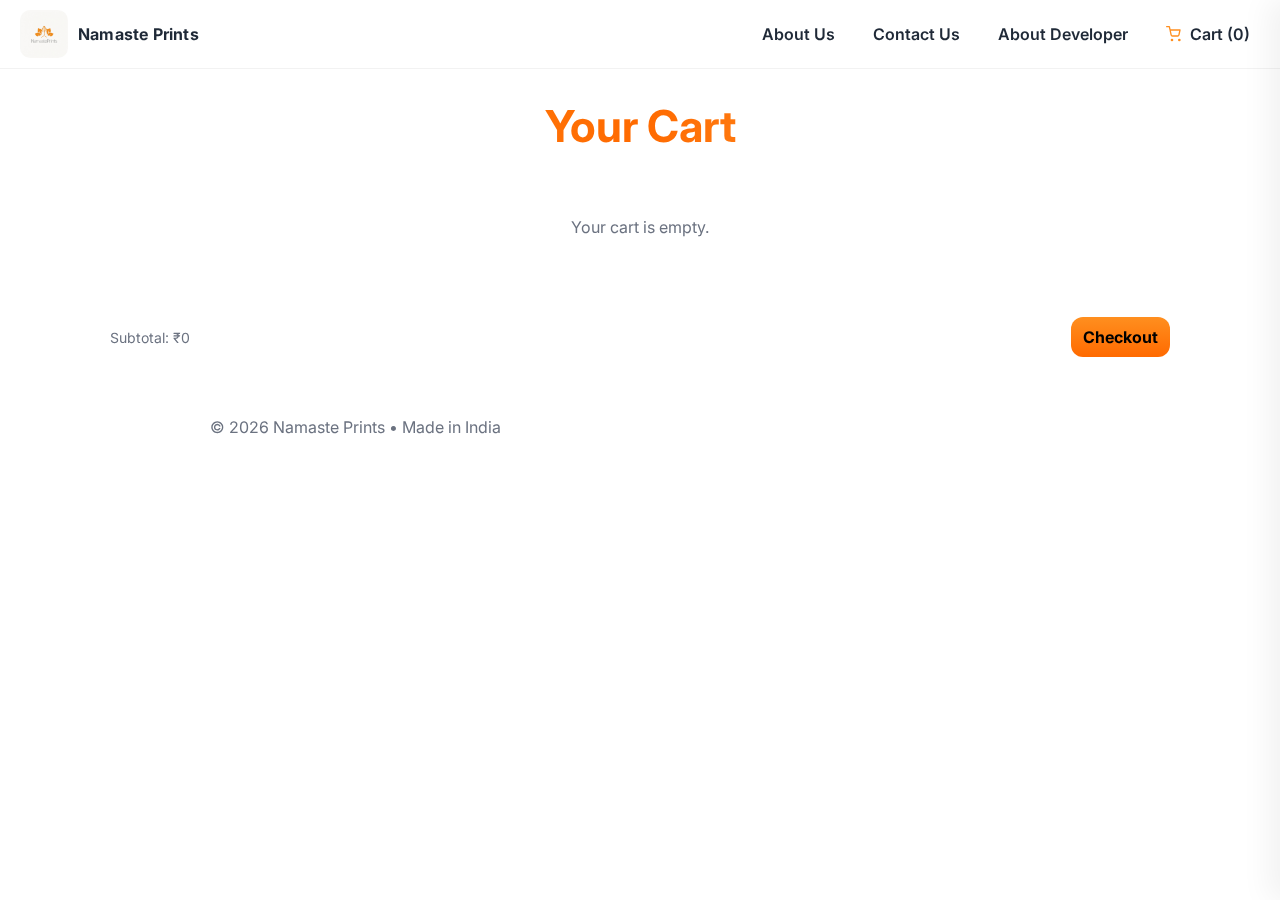
<file: cart.html>
<!DOCTYPE html>
<html lang="en">
  <head>
    <meta charset="utf-8" />
    <meta name="viewport" content="width=device-width, initial-scale=1" />
    <title>Cart — Namaste Prints</title>
    <meta name="description" content="Your shopping cart at Namaste Prints." />
    <link rel="preconnect" href="https://fonts.googleapis.com" />
    <link rel="preconnect" href="https://fonts.gstatic.com" crossorigin />
    <link href="https://fonts.googleapis.com/css2?family=Inter:wght@400;600;700&display=swap" rel="stylesheet" />
    <link rel="stylesheet" href="./styles.css" />
    <style>
      .cart-wrap{max-width:1100px;margin:0 auto;padding:28px 20px}
      .cart-title{font-size:clamp(28px,6vw,44px);line-height:1.05;margin:6px 0 8px}
      .items{display:grid;gap:12px;margin-top:12px}
      .item{display:grid;grid-template-columns: 80px 1fr auto;gap:12px;align-items:center;background:#fff;border:1px solid rgba(0,0,0,0.06);border-radius:14px;padding:10px;box-shadow:var(--shadow)}
      .item img{width:80px;height:80px;object-fit:cover;border-radius:10px}
      .meta h3{margin:0 0 4px;font-size:16px}
      .muted{color:var(--muted);font-size:14px;margin:0}
      .qty{display:flex;align-items:center;gap:6px;flex-wrap:wrap}
      .qty button{width:28px;height:28px;border-radius:8px;border:1px solid rgba(0,0,0,0.12);background:#fff}
      .price{font-weight:700}
      .row{display:flex;justify-content:space-between;align-items:center;margin-top:14px}
      .checkout{display:inline-flex;align-items:center;justify-content:center;padding:10px 12px;border-radius:12px;background:linear-gradient(180deg, var(--saffron), var(--saffron-strong));color:#000000;font-weight:700; text-decoration:none;border:none;cursor:pointer}
      .empty{color:var(--muted)}
    </style>
  </head>
  <body>
    <header class="site-header">
      <div class="brand">
        <img class="brand-logo" src="./images/logo.jpeg" alt="Namaste Prints logo" width="32" height="32" />
        <a href="index.html#top" class="brand-name">Namaste Prints</a>
      </div>
      <nav class="site-nav" aria-label="Primary">
        <a href="about.html" class="nav-link">About Us</a>
        <a href="contact.html" class="nav-link">Contact Us</a>
        <a href="developer.html" class="nav-link">About Developer</a>
        <a href="cart.html" class="nav-link" id="nav-cart-link">
          <span class="icon" aria-hidden="true">
            <svg viewBox="0 0 24 24" width="16" height="16" fill="none" stroke="currentColor" stroke-width="2" stroke-linecap="round" stroke-linejoin="round"><circle cx="9" cy="21" r="1"></circle><circle cx="20" cy="21" r="1"></circle><path d="M1 1h4l2.68 12.39a2 2 0 0 0 2 1.61h7.72a2 2 0 0 0 2-1.61L21 6H6"></path></svg>
          </span>
          Cart (0)
        </a>
      </nav>
      <button class="menu-toggle" aria-label="Open menu" aria-controls="mobile-drawer" aria-expanded="false"><span></span><span></span><span></span></button>
    </header>

    <main class="cart-wrap">
      <h1 class="gradient-text cart-title">Your Cart</h1>
      <div id="items" class="items"></div>
      <div class="row">
        <p id="summary" class="muted">Subtotal: ₹0</p>
        <a href="checkout.html" class="checkout" id="checkout-btn">Checkout</a>
      </div>
    </main>

    <footer class="site-footer">
      <p>© <span id="year"></span> Namaste Prints • Made in India</p>
    </footer>

    <div class="mobile-overlay" hidden></div>
    <aside id="mobile-drawer" class="mobile-drawer" aria-hidden="true">
      <nav class="mobile-nav" aria-label="Mobile">
        <a class="mobile-link" href="index.html">Home</a>
        <a class="mobile-link" href="about.html">About</a>
        <a class="mobile-link" href="contact.html">Contact</a>
        <a class="mobile-link" href="developer.html">Developer</a>
        <a class="mobile-link" href="cart.html">Cart</a>
      </nav>
    </aside>

    <script>
      document.getElementById('year').textContent = new Date().getFullYear();
      // Drawer toggle
      const menuBtn = document.querySelector('.menu-toggle');
      const drawer = document.getElementById('mobile-drawer');
      const overlayNav = document.querySelector('.mobile-overlay');
      function openDrawer(){ drawer.classList.add('open'); overlayNav.hidden=false; document.body.classList.add('nav-open'); menuBtn.setAttribute('aria-expanded','true'); drawer.setAttribute('aria-hidden','false'); }
      function closeDrawer(){ drawer.classList.remove('open'); overlayNav.hidden=true; document.body.classList.remove('nav-open'); menuBtn.setAttribute('aria-expanded','false'); drawer.setAttribute('aria-hidden','true'); }
      if(menuBtn && drawer && overlayNav){
        menuBtn.addEventListener('click', ()=> drawer.classList.contains('open')? closeDrawer(): openDrawer());
        overlayNav.addEventListener('click', closeDrawer);
        drawer.querySelectorAll('a').forEach(a=>a.addEventListener('click', closeDrawer));
        window.addEventListener('keydown', (e)=>{ if(e.key==='Escape') closeDrawer() });
      }

      // Cart management
      function getCart(){ return JSON.parse(localStorage.getItem('cart')||'[]') }
      function setCart(c){ localStorage.setItem('cart', JSON.stringify(c)); updateCartCount(); render(); }
      function updateCartCount(){ const link=document.getElementById('nav-cart-link'); if(!link) return; const c=getCart(); link.lastChild.nodeValue = ` Cart (${c.length})`; }

      function render(){
        const list = document.getElementById('items');
        const cart = getCart();
        list.innerHTML = '';
        let subtotal = 0;
        if(cart.length===0){
          list.innerHTML = '<p class="empty">Your cart is empty.</p>';
        } else {
          cart.forEach((item, idx)=>{
            subtotal += item.price * item.qty;
            const el = document.createElement('div');
            el.className = 'item';
            el.innerHTML = `
              <img src="${item.image}" alt="${item.title}"/>
              <div class="meta">
                <h3>${item.title}</h3>
                <p class="muted">Version: ${item.version}</p>
                <div class="qty">
                  <div class="qty-controls">
                    <button data-action="dec" data-idx="${idx}">−</button>
                    <span>Qty: ${item.qty}</span>
                    <button data-action="inc" data-idx="${idx}">+</button>
                  </div>
                  <div class="item-actions">
                    <button data-action="rm" data-idx="${idx}" class="remove-btn" style="width:100px" ">Remove</button>
                    <button data-action="checkout" data-idx="${idx}" class="item-checkout"  style="color:orange; width:100px; margin-left:8px">Checkout</button>
                  </div>
                </div>
              </div>
              <div class="price">₹${item.price * item.qty}</div>
            `;
            list.appendChild(el);
          });
        }
        document.getElementById('summary').textContent = `Subtotal: ₹${subtotal}`;
        updateCartCount();
        list.querySelectorAll('button').forEach(btn=>{
          btn.addEventListener('click',(e)=>{
            const action=e.currentTarget.dataset.action; const idx=Number(e.currentTarget.dataset.idx);
            const c=getCart(); if(!c[idx]) return;
            if(action==='inc'){ c[idx].qty+=1; setCart(c); return; }
            if(action==='dec'){ c[idx].qty = Math.max(1, c[idx].qty-1); setCart(c); return; }
            if(action==='rm'){ c.splice(idx,1); setCart(c); return; }
            if(action==='checkout'){
              localStorage.setItem('checkoutSelection', JSON.stringify([c[idx]]));
              window.location.href = 'checkout.html';
              return;
            }
          });
        });
      }

      render();
    </script>
  </body>
</html>
</file>
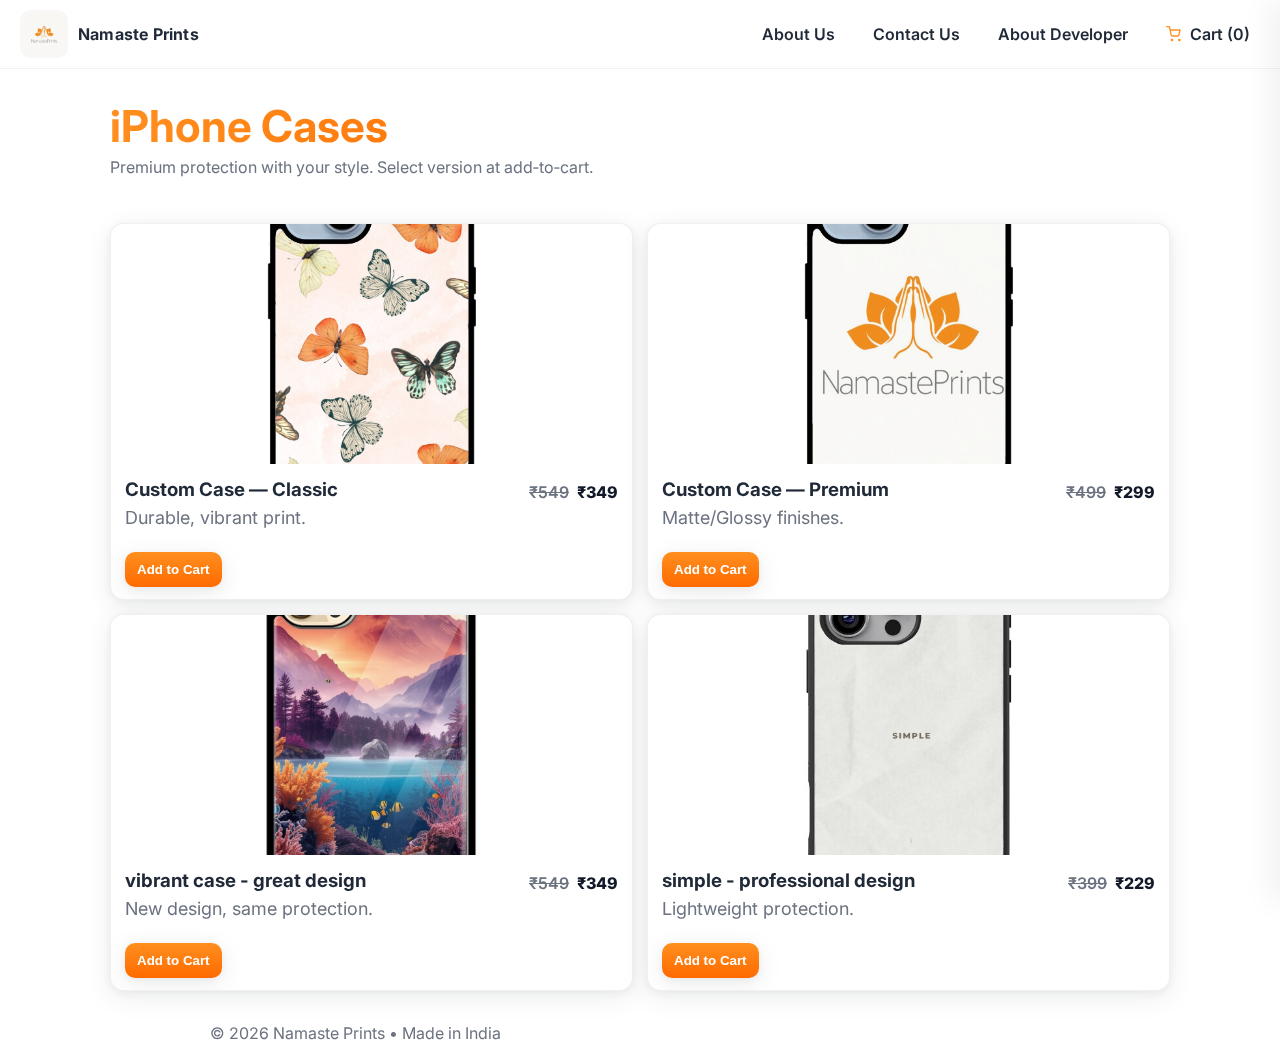
<file: cases.html>
<!DOCTYPE html>
<html lang="en">
  <head>
    <meta charset="utf-8" />
    <meta name="viewport" content="width=device-width, initial-scale=1" />
    <title>Cases — Namaste Prints</title>
    <meta name="description" content="Shop custom iPhone cases at Namaste Prints." />
    <link rel="preconnect" href="https://fonts.googleapis.com" />
    <link rel="preconnect" href="https://fonts.gstatic.com" crossorigin />
    <link href="https://fonts.googleapis.com/css2?family=Inter:wght@400;600;700&display=swap" rel="stylesheet" />
    <link rel="stylesheet" href="./styles.css" />
    <style>
      .cases-hero{max-width:1100px;margin:0 auto;padding:28px 20px}
      .cases-title{font-size:clamp(28px,6vw,44px);line-height:1.05;margin:6px 0 8px}
      .cases-sub{color:var(--muted);margin:0 0 18px}
      .grid{max-width:1100px;margin:0 auto 30px;padding:0 20px;display:grid;grid-template-columns:repeat(12,minmax(0,1fr));gap:14px}
      .card{grid-column:span 12;background:#fff;border:1px solid rgba(0,0,0,0.06);border-radius:14px;overflow:hidden;box-shadow:var(--shadow)}
      .card img{width:100%;height:240px;object-fit:cover;display:block}
      .card .body{padding:12px 14px}
      .card h3{margin:2px 0 6px}
      .price{display:flex;gap:8px;align-items:baseline}
      .price-old{color:var(--muted);text-decoration:line-through;font-weight:600}
      .price-new{color:#111827;font-weight:800}
      .row{display:flex;gap:10px;align-items:center;justify-content:space-between}
      .add-btn{display:inline-flex;align-items:center;justify-content:center;padding:10px 12px;border-radius:10px;background:linear-gradient(180deg, var(--saffron), var(--saffron-strong));color:#fff;text-decoration:none;font-weight:700;box-shadow:var(--shadow);border:none;cursor:pointer}
      @media(min-width:760px){.card.span-6{grid-column:span 6}}

      /* Version modal */
      .overlay{position:fixed;inset:0;background:rgba(0,0,0,0.28);backdrop-filter:blur(2px);z-index:60;display:none}
      .overlay.open{display:block}
      .modal{position:fixed;left:50%;top:50%;transform:translate(-50%,-50%);width:min(92vw,480px);background:#fff;border:1px solid rgba(0,0,0,0.06);border-radius:14px;box-shadow:var(--shadow);z-index:70;padding:20px;display:none}
      .modal.open{display:block}
      .modal h3{margin:0 0 10px}
      .field{display:grid;gap:8px;margin:15px 0}
      .search-container{position:relative}
      .search-input{padding:12px 16px;border-radius:12px;border:1px solid rgba(0,0,0,0.12);width:100%;font-size:14px;background:#f8f9fa;transition:all 0.2s}
      .search-input:focus{outline:none;border-color:var(--saffron);background:#fff;box-shadow:0 0 0 3px rgba(255,165,0,0.1)}
      .search-icon{position:absolute;right:12px;top:50%;transform:translateY(-50%);color:var(--muted)}
      .versions-list{max-height:300px;overflow-y:auto;border:1px solid rgba(0,0,0,0.08);border-radius:10px;background:#fafafa}
      .version-item{padding:12px 16px;cursor:pointer;border-bottom:1px solid rgba(0,0,0,0.04);transition:all 0.2s;display:flex;align-items:center;gap:8px}
      .version-item:last-child{border-bottom:none}
      .version-item:hover{background:linear-gradient(135deg, rgba(255,165,0,0.05), rgba(255,165,0,0.1));border-left:3px solid var(--saffron)}
      .version-item.selected{background:linear-gradient(135deg, var(--saffron), var(--saffron-strong));color:#fff}
      .version-item.selected:hover{background:linear-gradient(135deg, var(--saffron-strong), var(--saffron))}
      .version-item.hidden{display:none}
      .version-icon{width:16px;height:16px;opacity:0.7}
      .version-item.selected .version-icon{opacity:1}
      .actions{display:flex;gap:10px;justify-content:flex-end;margin-top:16px}
      .ghost{background:#fff;border:1px solid rgba(0,0,0,0.12);color:#111827}
      .no-results{padding:20px;text-align:center;color:var(--muted);font-style:italic}
    </style>
  </head>
  <body>
    <header class="site-header">
      <div class="brand">
        <img class="brand-logo" src="./images/logo.jpeg" alt="Namaste Prints logo" width="32" height="32" />
        <a href="index.html#top" class="brand-name">Namaste Prints</a>
      </div>
      <nav class="site-nav" aria-label="Primary">
        <a href="about.html" class="nav-link">About Us</a>
        <a href="contact.html" class="nav-link">Contact Us</a>
        <a href="developer.html" class="nav-link">About Developer</a>
        <a href="cart.html" class="nav-link" id="nav-cart-link">
          <span class="icon" aria-hidden="true">
            <svg viewBox="0 0 24 24" width="16" height="16" fill="none" stroke="currentColor" stroke-width="2" stroke-linecap="round" stroke-linejoin="round"><circle cx="9" cy="21" r="1"></circle><circle cx="20" cy="21" r="1"></circle><path d="M1 1h4l2.68 12.39a2 2 0 0 0 2 1.61h7.72a2 2 0 0 0 2-1.61L21 6H6"></path></svg>
          </span>
          Cart (0)
        </a>
      </nav>
      <button class="menu-toggle" aria-label="Open menu" aria-controls="mobile-drawer" aria-expanded="false"><span></span><span></span><span></span></button>
    </header>

    <section class="cases-hero">
      <h1 class="gradient-text cases-title">iPhone Cases</h1>
      <p class="cases-sub">Premium protection with your style. Select version at add‑to‑cart.</p>
    </section>

    <section class="grid">
      <article class="card span-6" data-product-id="case-1" data-title="Custom Case — Classic" data-price="349" data-image="./images/phone case.jpg">
        <img src="./images/phone case.jpg" alt="Classic custom phone case" loading="lazy" />
        <div class="body">
          <div class="row">
            <h3>Custom Case — Classic</h3>
            <div class="price"><span class="price-old">₹549</span><span class="price-new">₹349</span></div>
          </div>
          <p class="subtitle">Durable, vibrant print.</p>
          <button class="add-btn">Add to Cart</button>
        </div>
      </article>
      <article class="card span-6" data-product-id="case-2" data-title="Custom Case — Premium" data-price="299" data-image="./images/phone case 2.jpeg">
        <img src="./images/phone case 2.jpeg" alt="Premium custom phone case" loading="lazy" />
        <div class="body">
          <div class="row">
            <h3>Custom Case — Premium</h3>
            <div class="price"><span class="price-old">₹499</span><span class="price-new">₹299</span></div>
          </div>
          <p class="subtitle">Matte/Glossy finishes.</p>
          <button class="add-btn">Add to Cart</button>
        </div>
      </article>
      <article class="card span-6" data-product-id="case-3" data-title="Phone Case 3" data-price="349" data-image="./images/phone case 3.jpg">
        <img src="./images/phone case 3.jpg" alt="Phone Case 3" loading="lazy" />
        <div class="body">
          <div class="row">
            <h3>vibrant case - great design</h3>
            <div class="price"><span class="price-old">₹549</span><span class="price-new">₹349</span></div>
          </div>
          <p class="subtitle">New design, same protection.</p>
          <button class="add-btn">Add to Cart</button>
        </div>
      </article>
      <article class="card span-6" data-product-id="case-4" data-title="Phone Case 4" data-price="229" data-image="./images/phone case 4.jpg">
        <img src="./images/phone case 4.jpg" alt="Phone Case 4" loading="lazy" />
        <div class="body">
          <div class="row">
            <h3>simple - professional design</h3>
            <div class="price"><span class="price-old">₹399</span><span class="price-new">₹229</span></div>
          </div>
          <p class="subtitle">Lightweight protection.</p>
          <button class="add-btn">Add to Cart</button>
        </div>
      </article>
    </section>

    <footer class="site-footer">
      <p>© <span id="year"></span> Namaste Prints • Made in India</p>
    </footer>

    <div class="mobile-overlay" hidden></div>
    <aside id="mobile-drawer" class="mobile-drawer" aria-hidden="true">
      <nav class="mobile-nav" aria-label="Mobile">
        <a class="mobile-link" href="index.html">Home</a>
        <a class="mobile-link" href="about.html">About</a>
        <a class="mobile-link" href="contact.html">Contact</a>
        <a class="mobile-link" href="developer.html">Developer</a>
        <a class="mobile-link" href="cart.html">Cart</a>
      </nav>
    </aside>

    <!-- Version selection modal -->
    <div class="overlay" id="version-overlay"></div>
    <div class="modal" id="version-modal" role="dialog" aria-modal="true" aria-labelledby="vm-title">
      <h3 id="vm-title">Select iPhone Version</h3>
      <p id="vm-product" class="subtitle" style="margin:0 0 6px"></p>
      <div class="field">
        <label for="vm-search">Search iPhone Version</label>
        <div class="search-container">
          <input type="text" id="vm-search" class="search-input" placeholder="Type to search iPhone versions..." />
          <span class="search-icon">
            <svg viewBox="0 0 24 24" width="16" height="16" fill="none" stroke="currentColor" stroke-width="2" stroke-linecap="round" stroke-linejoin="round">
              <circle cx="11" cy="11" r="8"></circle>
              <path d="m21 21-4.35-4.35"></path>
            </svg>
          </span>
        </div>
      </div>
      <div class="versions-list" id="versions-list">
        <!-- iPhone versions will be populated by JavaScript -->
      </div>
      <div class="actions">
        <button class="add-btn ghost" id="vm-cancel">Cancel</button>
        <button class="add-btn" id="vm-confirm">Add to Cart</button>
      </div>
    </div>

    <script>
      document.getElementById('year').textContent = new Date().getFullYear();
      // Drawer toggle
      const menuBtn = document.querySelector('.menu-toggle');
      const drawer = document.getElementById('mobile-drawer');
      const overlayNav = document.querySelector('.mobile-overlay');
      function openDrawer(){ drawer.classList.add('open'); overlayNav.hidden=false; document.body.classList.add('nav-open'); menuBtn.setAttribute('aria-expanded','true'); drawer.setAttribute('aria-hidden','false'); }
      function closeDrawer(){ drawer.classList.remove('open'); overlayNav.hidden=true; document.body.classList.remove('nav-open'); menuBtn.setAttribute('aria-expanded','false'); drawer.setAttribute('aria-hidden','true'); }
      if(menuBtn && drawer && overlayNav){
        menuBtn.addEventListener('click', ()=> drawer.classList.contains('open')? closeDrawer(): openDrawer());
        overlayNav.addEventListener('click', closeDrawer);
        drawer.querySelectorAll('a').forEach(a=>a.addEventListener('click', closeDrawer));
        window.addEventListener('keydown', (e)=>{ if(e.key==='Escape') closeVersion(); });
      }

      // Cart helpers
      function getCart(){ return JSON.parse(localStorage.getItem('cart')||'[]') }
      function setCart(c){ localStorage.setItem('cart', JSON.stringify(c)); updateCartCount(); }
      function updateCartCount(){ const link=document.getElementById('nav-cart-link'); if(!link) return; const c=getCart(); link.lastChild.nodeValue = ` Cart (${c.length})`; }
      updateCartCount();

      // iPhone versions data
      const iphoneVersions = [
        'iPhone X',
        'iPhone XS',
        'iPhone XS Max',
        'iPhone XR',
        'iPhone 11',
        'iPhone 11 Pro',
        'iPhone 11 Pro Max',
        'iPhone 12 mini',
        'iPhone 12',
        'iPhone 12 Pro',
        'iPhone 12 Pro Max',
        'iPhone 13 mini',
        'iPhone 13',
        'iPhone 13 Pro',
        'iPhone 13 Pro Max',
        'iPhone 14',
        'iPhone 14 Plus',
        'iPhone 14 Pro',
        'iPhone 14 Pro Max',
        'iPhone 15',
        'iPhone 15 Plus',
        'iPhone 15 Pro',
        'iPhone 15 Pro Max',
        'iPhone 16',
        'iPhone 16 Plus',
        'iPhone 16 Pro',
        'iPhone 16 Pro Max',
        'iPhone 16e'
      ];

      // Version modal logic
      let pendingProduct = null;
      let selectedVersion = null;
      const vOverlay = document.getElementById('version-overlay');
      const vModal = document.getElementById('version-modal');
      const vSearch = document.getElementById('vm-search');
      const vCancel = document.getElementById('vm-cancel');
      const vConfirm = document.getElementById('vm-confirm');
      const vProduct = document.getElementById('vm-product');
      const vList = document.getElementById('versions-list');

      function populateVersionsList(versions = iphoneVersions) {
        vList.innerHTML = '';
        if (versions.length === 0) {
          vList.innerHTML = '<div class="no-results">No iPhone versions found</div>';
          return;
        }
        
        versions.forEach(version => {
          const item = document.createElement('div');
          item.className = 'version-item';
          item.dataset.version = version;
          item.innerHTML = `
            <span class="version-icon">
              <svg viewBox="0 0 24 24" width="16" height="16" fill="none" stroke="currentColor" stroke-width="2" stroke-linecap="round" stroke-linejoin="round">
                <rect x="5" y="2" width="14" height="20" rx="2" ry="2"></rect>
                <line x1="12" y1="18" x2="12.01" y2="18"></line>
              </svg>
            </span>
            <span>${version}</span>
          `;
          
          item.addEventListener('click', () => {
            // Remove previous selection
            document.querySelectorAll('.version-item.selected').forEach(el => el.classList.remove('selected'));
            // Add selection to current item
            item.classList.add('selected');
            selectedVersion = version;
            // Enable confirm button
            vConfirm.disabled = false;
            vConfirm.style.opacity = '1';
          });
          
          vList.appendChild(item);
        });
      }

      function openVersion(product) {
        pendingProduct = product;
        selectedVersion = null;
        vProduct.textContent = product.title;
        vSearch.value = '';
        populateVersionsList();
        vOverlay.classList.add('open');
        vModal.classList.add('open');
        vConfirm.disabled = true;
        vConfirm.style.opacity = '0.5';
        vSearch.focus();
      }

      function closeVersion() {
        pendingProduct = null;
        selectedVersion = null;
        vOverlay.classList.remove('open');
        vModal.classList.remove('open');
      }

      // Search functionality
      vSearch.addEventListener('input', (e) => {
        const searchTerm = e.target.value.toLowerCase();
        const filteredVersions = iphoneVersions.filter(version => 
          version.toLowerCase().includes(searchTerm)
        );
        populateVersionsList(filteredVersions);
      });

      vCancel.addEventListener('click', closeVersion);
      vOverlay.addEventListener('click', closeVersion);

      // Add-to-cart buttons
      document.querySelectorAll('.card .add-btn').forEach(btn => {
        btn.addEventListener('click', (e) => {
          const card = e.currentTarget.closest('.card');
          const product = {
            id: card.dataset.productId,
            title: card.dataset.title,
            price: Number(card.dataset.price),
            image: card.dataset.image
          };
          openVersion(product);
        });
      });

      vConfirm.addEventListener('click', () => {
        if (!pendingProduct || !selectedVersion) return;
        const cart = getCart();
        cart.push({ ...pendingProduct, version: selectedVersion, qty: 1, type: 'case' });
        setCart(cart);
        closeVersion();
      });
    </script>
  </body>
</html>
</file>
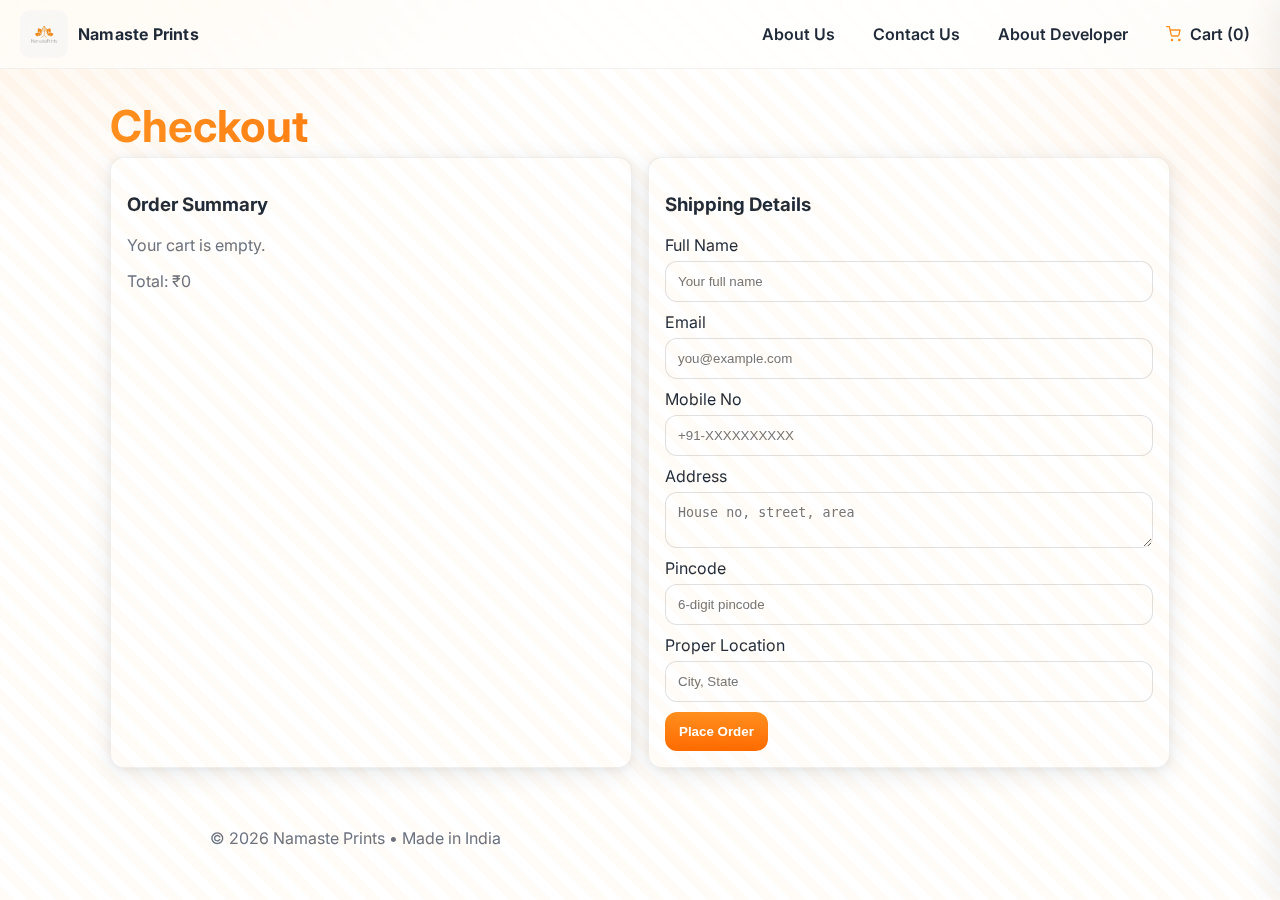
<file: checkout.html>
<!DOCTYPE html>
<html lang="en">
  <head>
    <meta charset="utf-8" />
    <meta name="viewport" content="width=device-width, initial-scale=1" />
    <title>Checkout — Namaste Prints</title>
    <meta name="description" content="Checkout at Namaste Prints." />
    <link rel="preconnect" href="https://fonts.googleapis.com" />
    <link rel="preconnect" href="https://fonts.gstatic.com" crossorigin />
    <link href="https://fonts.googleapis.com/css2?family=Inter:wght@400;600;700&display=swap" rel="stylesheet" />
    <link rel="stylesheet" href="./styles.css" />
    <style>
      body{background:
        radial-gradient(1000px 500px at 0% -10%, rgba(255,143,31,0.12), transparent 60%),
        radial-gradient(1000px 400px at 120% 10%, rgba(255,143,31,0.1), transparent 60%), #ffffff}
      .stripe{position:fixed; inset:0; background: repeating-linear-gradient(45deg, rgba(255,143,31,0.06) 0, rgba(255,143,31,0.06) 10px, transparent 10px, transparent 20px); opacity:.7; pointer-events:none; animation: drift 18s linear infinite}
      @keyframes drift{0%{transform:translateX(0)}100%{transform:translateX(-40px)}}
      .wrap{max-width:1100px;margin:0 auto;padding:28px 20px}
      .title{font-size:clamp(28px,6vw,44px);line-height:1.05;margin:6px 0 8px}
      .grid{display:grid;grid-template-columns: 1fr; gap:16px}
      @media(min-width: 900px){ .grid{grid-template-columns: 1fr 1fr} }
      .card{background:#fff;border:1px solid rgba(0,0,0,0.06);border-radius:14px;box-shadow:var(--shadow);padding:16px}
      .summary-item{display:flex;justify-content:space-between;margin-bottom:6px}
      .muted{color:var(--muted)}
      .field{display:grid;gap:6px;margin-bottom:10px}
      input, textarea{width:100%; padding:12px; border-radius:12px; border:1px solid rgba(0,0,0,0.12)}
      .submit{display:inline-flex;align-items:center;justify-content:center;padding:12px 14px;border-radius:12px;background:linear-gradient(180deg, var(--saffron), var(--saffron-strong));color:#fff;font-weight:700;border:none;cursor:pointer}
    </style>
  </head>
  <body>
    <div class="stripe" aria-hidden="true"></div>
    <header class="site-header">
      <div class="brand">
        <img class="brand-logo" src="./images/logo.jpeg" alt="Namaste Prints logo" width="32" height="32" />
        <a href="index.html#top" class="brand-name">Namaste Prints</a>
      </div>
      <nav class="site-nav" aria-label="Primary">
        <a href="about.html" class="nav-link">About Us</a>
        <a href="contact.html" class="nav-link">Contact Us</a>
        <a href="developer.html" class="nav-link">About Developer</a>
        <a href="cart.html" class="nav-link" id="nav-cart-link">
          <span class="icon" aria-hidden="true">
            <svg viewBox="0 0 24 24" width="16" height="16" fill="none" stroke="currentColor" stroke-width="2" stroke-linecap="round" stroke-linejoin="round"><circle cx="9" cy="21" r="1"></circle><circle cx="20" cy="21" r="1"></circle><path d="M1 1h4l2.68 12.39a2 2 0 0 0 2 1.61h7.72a2 2 0 0 0 2-1.61L21 6H6"></path></svg>
          </span>
          Cart (0)
        </a>
      </nav>
      <button class="menu-toggle" aria-label="Open menu" aria-controls="mobile-drawer" aria-expanded="false"><span></span><span></span><span></span></button>
    </header>

    <main class="wrap">
      <h1 class="gradient-text title">Checkout</h1>
      <div class="grid">
        <section class="card">
          <h3>Order Summary</h3>
          <div id="summary"></div>
          <p class="muted" id="total">Total: ₹0</p>
        </section>
        <section class="card">
          <h3>Shipping Details</h3>
          <form action="https://formsubmit.co/namasteprints07@gmail.com" method="POST" id="checkout-form">
            <input type="hidden" name="_subject" value="New order from Namaste Prints" />
            <input type="hidden" name="_captcha" value="false" />
            <input type="hidden" name="order_json" id="order_json" />
            <div class="field">
              <label for="name">Full Name</label>
              <input id="name" name="name" type="text" placeholder="Your full name" required />
            </div>
            <div class="field">
              <label for="email">Email</label>
              <input id="email" name="email" type="email" placeholder="you@example.com" required />
            </div>
            <div class="field">
              <label for="mobile">Mobile No</label>
              <input id="mobile" name="mobile" type="tel" placeholder="+91‑XXXXXXXXXX" pattern="[+0-9\-\s]{7,20}" required />
            </div>
            <div class="field">
              <label for="address">Address</label>
              <textarea id="address" name="address" placeholder="House no, street, area" required></textarea>
            </div>
            <div class="field">
              <label for="pincode">Pincode</label>
              <input id="pincode" name="pincode" type="text" placeholder="6-digit pincode" pattern="[0-9]{6}" required />
            </div>
            <div class="field">
              <label for="location">Proper Location</label>
              <input id="location" name="location" type="text" placeholder="City, State" required />
            </div>
            <button class="submit" type="submit">Place Order</button>
 
          </form>
        </section>
      </div>
    </main>

    <footer class="site-footer">
      <p>© <span id="year"></span> Namaste Prints • Made in India</p>
    </footer>

    <div class="mobile-overlay" hidden></div>
    <aside id="mobile-drawer" class="mobile-drawer" aria-hidden="true">
      <nav class="mobile-nav" aria-label="Mobile">
        <a class="mobile-link" href="index.html">Home</a>
        <a class="mobile-link" href="about.html">About</a>
        <a class="mobile-link" href="contact.html">Contact</a>
        <a class="mobile-link" href="developer.html">Developer</a>
        <a class="mobile-link" href="cart.html">Cart</a>
      </nav>
    </aside>

    <script>
      document.getElementById('year').textContent = new Date().getFullYear();
      // Drawer toggle
      const menuBtn = document.querySelector('.menu-toggle');
      const drawer = document.getElementById('mobile-drawer');
      const overlayNav = document.querySelector('.mobile-overlay');
      function openDrawer(){ drawer.classList.add('open'); overlayNav.hidden=false; document.body.classList.add('nav-open'); menuBtn.setAttribute('aria-expanded','true'); drawer.setAttribute('aria-hidden','false'); }
      function closeDrawer(){ drawer.classList.remove('open'); overlayNav.hidden=true; document.body.classList.remove('nav-open'); menuBtn.setAttribute('aria-expanded','false'); drawer.setAttribute('aria-hidden','true'); }
      if(menuBtn && drawer && overlayNav){
        menuBtn.addEventListener('click', ()=> drawer.classList.contains('open')? closeDrawer(): openDrawer());
        overlayNav.addEventListener('click', closeDrawer);
        drawer.querySelectorAll('a').forEach(a=>a.addEventListener('click', closeDrawer));
        window.addEventListener('keydown', (e)=>{ if(e.key==='Escape') closeDrawer() });
      }

      // Cart helpers
      function getCart(){ return JSON.parse(localStorage.getItem('cart')||'[]') }
      function updateCartCount(){ const link=document.getElementById('nav-cart-link'); if(!link) return; const c=getCart(); link.lastChild.nodeValue = ` Cart (${c.length})`; }
      updateCartCount();

      // Render summary and prepare hidden order JSON
      const summaryEl = document.getElementById('summary');
      const totalEl = document.getElementById('total');
      const hiddenOrder = document.getElementById('order_json');
      const selected = JSON.parse(localStorage.getItem('checkoutSelection')||'null');
      const cart = Array.isArray(selected) && selected.length ? selected : getCart();
      let subtotal = 0;
      if(cart.length===0){ summaryEl.innerHTML = '<p class="muted">Your cart is empty.</p>'; }
      else {
        summaryEl.innerHTML = '';
        cart.forEach(item=>{
          subtotal += item.price * item.qty;
          const row = document.createElement('div'); row.className='summary-item';
          row.innerHTML = `<span>${item.title} — ${item.version} × ${item.qty}</span><span>₹${item.price*item.qty}</span>`;
          summaryEl.appendChild(row);
        });
      }
      totalEl.textContent = `Total: ₹${subtotal}`;
      hiddenOrder.value = JSON.stringify({
        items: cart.map(({id,title,version,qty,price})=>({id,title,version,qty,price})),
        subtotal
      });
      // Clear the one-time selection after using it
      if (Array.isArray(selected) && selected.length) {
        localStorage.removeItem('checkoutSelection');
      }
    </script>
  </body>
</html>
</file>
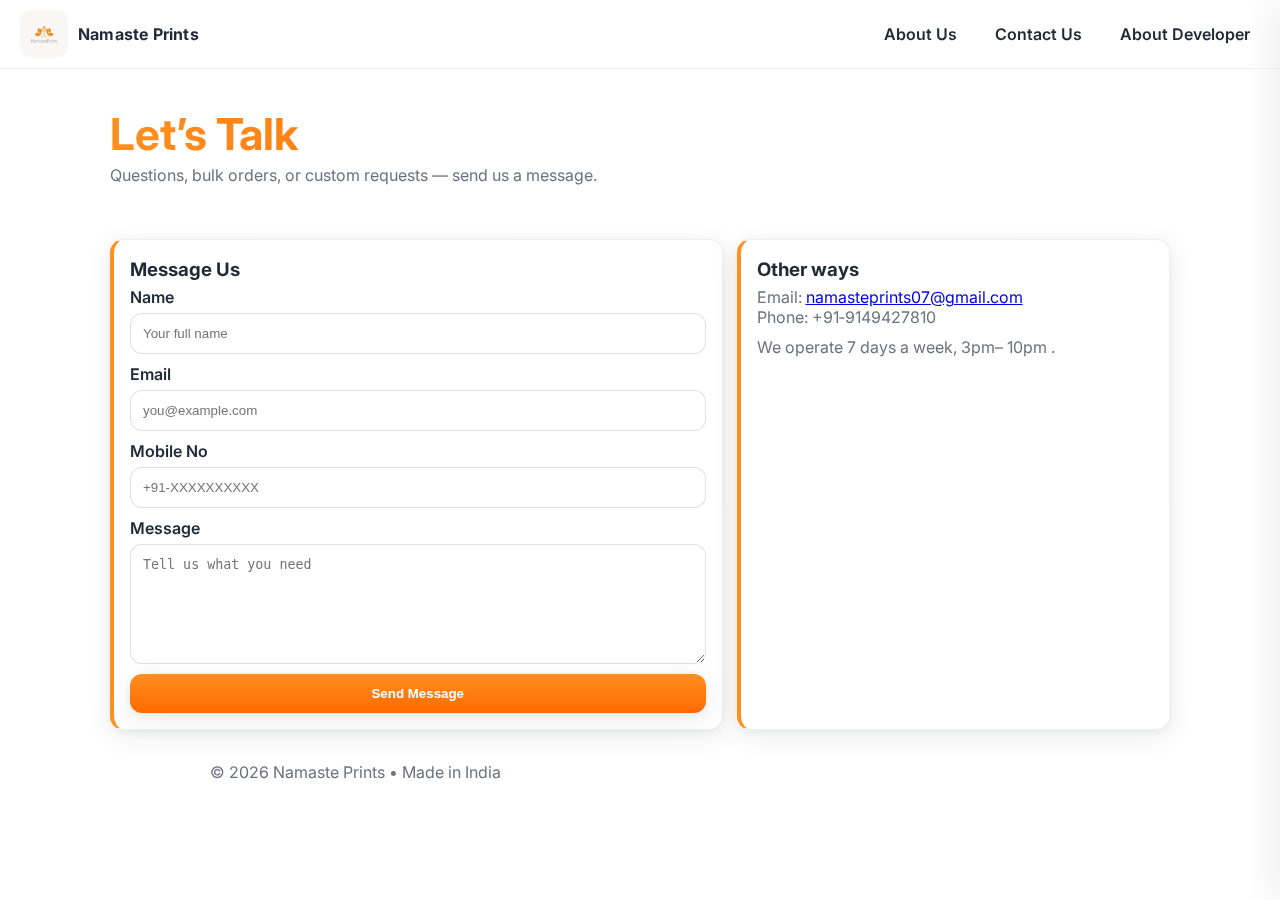
<file: contact.html>
<!DOCTYPE html>
<html lang="en">
  <head>
    <meta charset="utf-8" />
    <meta name="viewport" content="width=device-width, initial-scale=1" />
    <title>Contact Us — Namaste Prints</title>
    <meta name="description" content="Contact Namaste Prints: questions, bulk orders, support." />
    <link rel="preconnect" href="https://fonts.googleapis.com" />
    <link rel="preconnect" href="https://fonts.gstatic.com" crossorigin />
    <link href="https://fonts.googleapis.com/css2?family=Inter:wght@400;600;700&display=swap" rel="stylesheet" />
    <link rel="stylesheet" href="./styles.css" />
    <style>
      .contact-hero{max-width:1100px; margin:0 auto; padding:36px 20px}
      .contact-title{font-size:clamp(28px,6vw,44px); line-height:1.05; margin:6px 0 8px}
      .contact-sub{color:var(--muted); margin:0 0 18px}
      .contact-grid{max-width:1100px; margin:0 auto 30px; padding:0 20px; display:grid; grid-template-columns: repeat(12, minmax(0, 1fr)); gap:14px}
      .contact-card{grid-column: span 12; background:#fff; border:1px solid rgba(0,0,0,0.06); border-left:4px solid var(--saffron); border-radius:14px; padding:16px; box-shadow: var(--shadow)}
      .contact-card h3{margin:2px 0 6px}
      .contact-card p{margin:0; color:var(--muted)}
      @media (min-width: 900px){ .form-card{grid-column: span 7} .info-card{grid-column: span 5} }

      form{display:grid; gap:10px}
      .field{display:grid; gap:6px}
      .field label{font-weight:600}
      .field input,.field textarea{width:100%; padding:12px 12px; border-radius:12px; border:1px solid rgba(0,0,0,0.12)}
      .field textarea{min-height:120px; resize:vertical}
      .submit{display:inline-flex; align-items:center; justify-content:center; padding:12px 14px; border-radius:12px; background:linear-gradient(180deg, var(--saffron), var(--saffron-strong)); color:#fff; font-weight:700; border:none; cursor:pointer; box-shadow: var(--shadow)}
      .note{color:var(--muted); font-size:14px}
      

      .mobile-home{display:none}
      @media (max-width: 980px){ .mobile-home{display:block} }
    </style>
  </head>
  <body>
    <header class="site-header">
      <div class="brand">
        <img class="brand-logo" src="./images/logo.jpeg" alt="Namaste Prints logo" width="32" height="32" />
        <a href="index.html#top" class="brand-name">Namaste Prints</a>
      </div>
      <nav class="site-nav" aria-label="Primary">
        <a href="about.html" class="nav-link">About Us</a>
        <a href="contact.html" class="nav-link">Contact Us</a>
        <a href="developer.html" class="nav-link">About Developer</a>
      </nav>
      <button class="menu-toggle" aria-label="Open menu" aria-controls="mobile-drawer" aria-expanded="false"><span></span><span></span><span></span></button>
    </header>

    <section class="mobile-home" aria-label="Mobile Contact">
      <div class="mobile-hero">
        <img class="mobile-logo" src="./images/logo.jpeg" alt="Namaste Prints" />
        <h1 class="mobile-title">Contact Namaste Prints</h1>
        <p class="mobile-subtitle">We’ll reply quickly</p>
      </div>
      <div class="mobile-cards">
        <div class="mobile-card"><div class="mc-icon">📧</div><div class="mc-body"><h3>Email</h3><p>namasteprints07@gmail.com</p></div></div>
        <div class="mobile-card"><div class="mc-icon">📞</div><div class="mc-body"><h3>Phone</h3><p>+91‑9149427810</p></div></div>
      </div>
    </section>

    <main>
      <section class="contact-hero">
        <h1 class="gradient-text contact-title" data-reveal>Let’s Talk</h1>
        <p class="contact-sub" data-reveal>Questions, bulk orders, or custom requests — send us a message.</p>
      </section>

      <section class="contact-grid">
        <article class="contact-card form-card" data-reveal>
          <h3>Message Us</h3>
          <form action="https://formsubmit.co/namasteprints07@gmail.com" method="POST">
            <input type="hidden" name="_subject" value="New message from Namaste Prints" />
            <input type="hidden" name="_captcha" value="false" />
            <div class="field">
              <label for="name">Name</label>
              <input id="name" name="name" type="text" placeholder="Your full name" required />
            </div>
            <div class="field">
              <label for="email">Email</label>
              <input id="email" name="email" type="email" placeholder="you@example.com" required />
            </div>
            <div class="field">
              <label for="mobile">Mobile No</label>
              <input id="mobile" name="mobile" type="tel" placeholder="+91‑XXXXXXXXXX" pattern="[+0-9\-\s]{7,20}" required />
            </div>
            <div class="field">
              <label for="message">Message</label>
              <textarea id="message" name="message" placeholder="Tell us what you need" required></textarea>
            </div>
            <button class="submit" type="submit">Send Message</button>

          </form>
        </article>

        <article class="contact-card info-card" data-reveal>
          <h3>Other ways</h3>
          <p>Email: <a href="mailto:namasteprints07@gmail.com">namasteprints07@gmail.com</a><br/>Phone: +91‑9149427810</p>
          <p style="margin-top:10px">We operate 7 days a week, 3pm– 10pm .</p>
        </article>
      </section>
    </main>

    <footer class="site-footer">
      <p>© <span id="year"></span> Namaste Prints • Made in India</p>
    </footer>

    <div class="mobile-overlay" hidden></div>
    <aside id="mobile-drawer" class="mobile-drawer" aria-hidden="true">
      <nav class="mobile-nav" aria-label="Mobile">
        <a class="mobile-link" href="index.html">Home</a>
        <a class="mobile-link" href="about.html">About</a>
        <a class="mobile-link" href="contact.html">Contact</a>
        <a class="mobile-link" href="developer.html">Developer</a>
      </nav>
    </aside>

    <script>
      document.getElementById('year').textContent = new Date().getFullYear();
      const prefersReduced = window.matchMedia('(prefers-reduced-motion: reduce)').matches;
      if (!prefersReduced) {
        const revealEls = document.querySelectorAll('[data-reveal]');
        const observer = ('IntersectionObserver' in window)
          ? new IntersectionObserver((entries) => {
              entries.forEach((entry) => { if (entry.isIntersecting) { entry.target.classList.add('reveal-in'); observer.unobserve(entry.target);} });
            }, { threshold: 0.12 }) : null;
        revealEls.forEach((el) => { if (observer) observer.observe(el); else el.classList.add('reveal-in'); });
      } else { document.querySelectorAll('[data-reveal]').forEach((el) => el.classList.add('reveal-in')); }

      // Drawer toggle
      const menuBtn = document.querySelector('.menu-toggle');
      const drawer = document.getElementById('mobile-drawer');
      const overlay = document.querySelector('.mobile-overlay');
      function openDrawer(){ drawer.classList.add('open'); overlay.hidden=false; document.body.classList.add('nav-open'); menuBtn.setAttribute('aria-expanded','true'); drawer.setAttribute('aria-hidden','false'); }
      function closeDrawer(){ drawer.classList.remove('open'); overlay.hidden=true; document.body.classList.remove('nav-open'); menuBtn.setAttribute('aria-expanded','false'); drawer.setAttribute('aria-hidden','true'); }
      if (menuBtn && drawer && overlay){
        menuBtn.addEventListener('click', () => drawer.classList.contains('open') ? closeDrawer() : openDrawer());
        overlay.addEventListener('click', closeDrawer);
        drawer.querySelectorAll('a').forEach(a => a.addEventListener('click', closeDrawer));
        window.addEventListener('keydown', (e)=>{ if(e.key==='Escape') closeDrawer(); });
      }
    </script>
  </body>
</html>
</file>
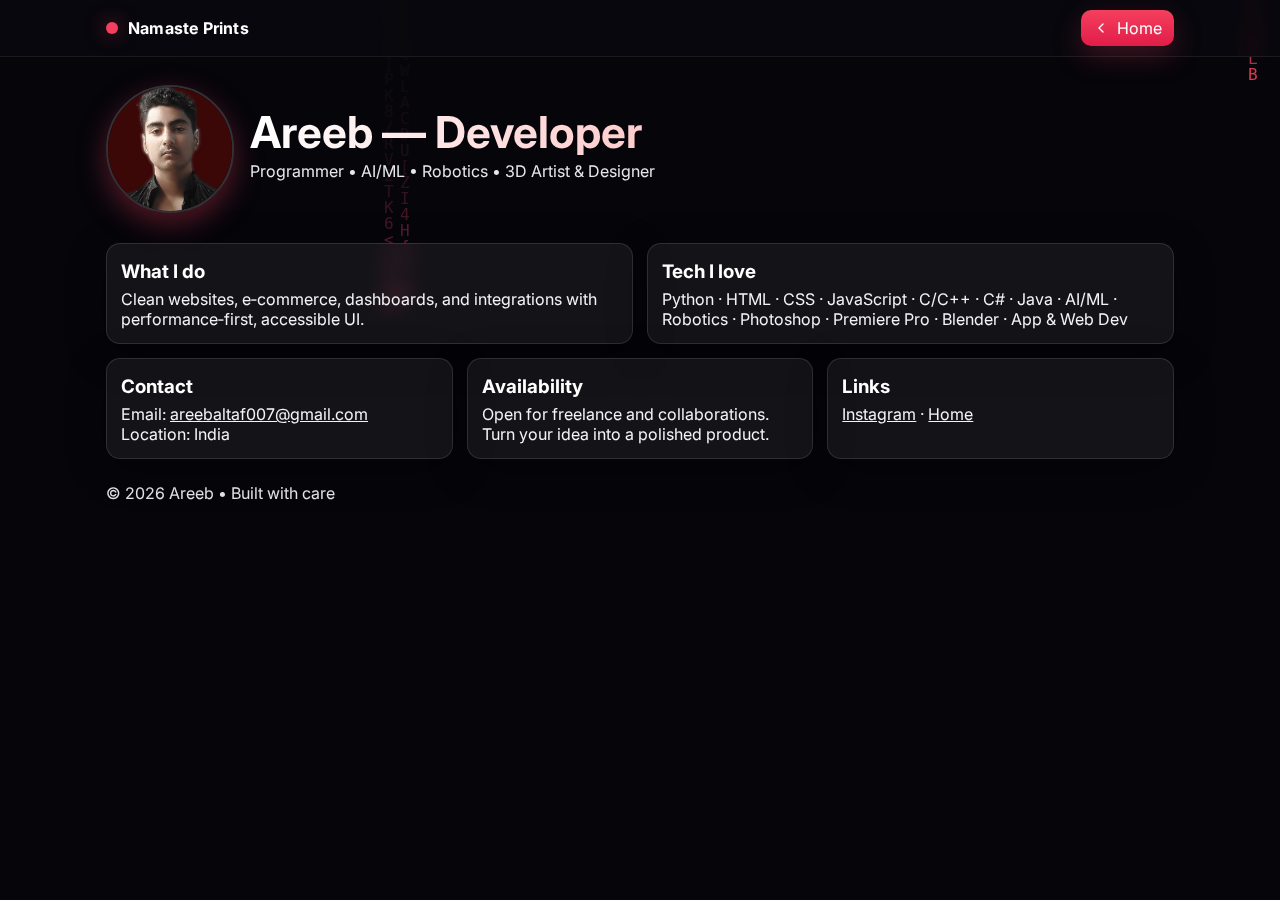
<file: developer.html>
<!DOCTYPE html>
<html lang="en">
  <head>
    <meta charset="utf-8" />
    <meta name="viewport" content="width=device-width, initial-scale=1" />
    <title>About Developer — Areeb</title>
    <meta name="description" content="About the developer: Areeb — Programmer, AI/ML, Robotics, and 3D Artist. Red themed page with blur accents and code rain effect." />
    <link rel="preconnect" href="https://fonts.googleapis.com" />
    <link rel="preconnect" href="https://fonts.gstatic.com" crossorigin />
    <link href="https://fonts.googleapis.com/css2?family=Inter:wght@400;600;700&display=swap" rel="stylesheet" />
    <style>
      :root{
        --red-50:#fff1f2; --red-100:#ffe4e6; --red-200:#fecdd3; --red-300:#fda4af; --red-400:#fb7185;
        --red-500:#f43f5e; --red-600:#e11d48; --red-700:#be123c; --red-800:#9f1239; --red-900:#881337;
        --bg: radial-gradient(1200px 600px at 20% -10%, rgba(244,63,94,0.18), transparent 60%),
              radial-gradient(1000px 500px at 120% 20%, rgba(244,63,94,0.12), transparent 60%),
              #0b0b0c;
        --text:#ffffff; --muted:#e5e7eb;
      }
      *{box-sizing:border-box}
      html,body{height:100%}
      body{margin:0; font-family:Inter, system-ui, -apple-system, Segoe UI, Roboto, Helvetica, Arial; background:var(--bg); color:var(--text); overflow-x:hidden}
      a{color:inherit}
      header{position:sticky; top:0; z-index:20; backdrop-filter:saturate(1.6) blur(10px); background:rgba(12,12,13,0.45); border-bottom:1px solid rgba(255,255,255,0.08)}
      .nav{display:flex; align-items:center; justify-content:space-between; padding:10px 16px; max-width:1100px; margin:0 auto}
      .brand{display:flex; align-items:center; gap:10px}
      .brand-mark{width:12px; height:12px; border-radius:999px; background:var(--red-500); box-shadow:0 0 20px rgba(244,63,94,0.6)}
      .brand-name{font-weight:700; letter-spacing:.2px; text-decoration:none}
      .back{display:inline-flex; align-items:center; gap:8px; text-decoration:none; background:linear-gradient(180deg, var(--red-500), var(--red-600)); padding:8px 12px; border-radius:10px; box-shadow:0 10px 30px rgba(244,63,94,0.24)}

      .hero{position:relative; max-width:1100px; margin:0 auto; padding:28px 16px 22px; display:flex; align-items:center; gap:16px; flex-wrap:wrap}
      .avatar{width:clamp(84px, 14vw, 128px); height:clamp(84px, 14vw, 128px); border-radius:50%; object-fit:cover; border:2px solid rgba(255,255,255,0.18); box-shadow:0 10px 30px rgba(244,63,94,0.35)}
      .title{font-size:clamp(28px, 6vw, 44px); margin:8px 0 6px; line-height:1.05; background:linear-gradient(90deg, #fff, #fecaca); -webkit-background-clip:text; background-clip:text; color:transparent}
      .subtitle{color:var(--muted); margin:0 0 16px}

      /* Frosted cards */
      .cards{display:grid; grid-template-columns: repeat(12, minmax(0, 1fr)); gap:14px; max-width:1100px; margin:8px auto 24px; padding:0 16px}
      .card{grid-column: span 12; background:rgba(255,255,255,0.06); border:1px solid rgba(255,255,255,0.12); border-radius:14px; padding:14px; backdrop-filter: blur(10px); box-shadow: 0 10px 40px rgba(0,0,0,0.25)}
      .card h3{margin:2px 0 6px}
      .card p{margin:0; color:#f3f4f6}
      @media (min-width: 720px){
        .card.span-6{grid-column: span 6}
        .card.span-4{grid-column: span 4}
      }

      /* Code rain canvas */
      canvas#code-rain{position:fixed; inset:0; width:100%; height:100%; z-index:-1}

      /* Accent glowing shapes */
      .glow{position:fixed; filter: blur(40px); opacity:.6; z-index:-2}
      .glow.one{width:320px; height:320px; background:radial-gradient(closest-side, rgba(244,63,94,.5), transparent); top:10%; left:-60px}
      .glow.two{width:380px; height:380px; background:radial-gradient(closest-side, rgba(244,63,94,.35), transparent); bottom:5%; right:-80px}

      .footer{max-width:1100px; margin:20px auto 60px; padding:0 16px; color:var(--muted)}
    </style>
  </head>
  <body>
    <canvas id="code-rain" aria-hidden="true"></canvas>
    <span class="glow one" aria-hidden="true"></span>
    <span class="glow two" aria-hidden="true"></span>

    <header>
      <nav class="nav">
        <div class="brand">
          <span class="brand-mark" aria-hidden="true"></span>
          <a class="brand-name" href="index.html">Namaste Prints</a>
        </div>
        <a class="back" href="index.html" aria-label="Back to home">
          <svg viewBox="0 0 24 24" width="16" height="16" fill="none" stroke="currentColor" stroke-width="2" stroke-linecap="round" stroke-linejoin="round" aria-hidden="true"><polyline points="15 18 9 12 15 6"></polyline></svg>
          Home
        </a>
      </nav>
    </header>

    <section class="hero">
      <img class="avatar" src="./image%20of%20developer.jpg" alt="Areeb headshot" />
      <div>
        <h1 class="title">Areeb — Developer</h1>
        <p class="subtitle">Programmer • AI/ML • Robotics • 3D Artist & Designer</p>
      </div>
    </section>

    <section class="cards">
      <article class="card span-6">
        <h3>What I do</h3>
        <p>Clean websites, e‑commerce, dashboards, and integrations with performance‑first, accessible UI.</p>
      </article>
      <article class="card span-6">
        <h3>Tech I love</h3>
        <p>Python · HTML · CSS · JavaScript · C/C++ · C# · Java · AI/ML · Robotics · Photoshop · Premiere Pro · Blender · App & Web Dev</p>
      </article>
      <article class="card span-4">
        <h3>Contact</h3>
        <p>Email: <a href="mailto:areebaltaf007@gmail.com">areebaltaf007@gmail.com</a><br/>Location: India</p>
      </article>
      <article class="card span-4">
        <h3>Availability</h3>
        <p>Open for freelance and collaborations. Turn your idea into a polished product.</p>
      </article>
      <article class="card span-4">
        <h3>Links</h3>
        <p><a href="https://www.instagram.com/dar_areeb_07" target="_blank" rel="noopener">Instagram</a> · <a href="index.html">Home</a></p>
      </article>
    </section>

    <footer class="footer">
      <p>© <span id="year"></span> Areeb • Built with care</p>
    </footer>

    <script>
      document.getElementById('year').textContent = new Date().getFullYear();
      // Programming rain (Matrix-like) with red hues
      const canvas = document.getElementById('code-rain');
      const ctx = canvas.getContext('2d');
      const characters = 'ABCDEFGHIJKLMNOPQRSTUVWXYZ0123456789<>/={}()[]+-_*#';
      let width, height, columns, drops;
      function resize(){
        width = canvas.width = window.innerWidth;
        height = canvas.height = window.innerHeight;
        columns = Math.floor(width / 16);
        drops = Array(columns).fill(0).map(() => Math.random() * -height);
      }
      window.addEventListener('resize', resize);
      resize();
      function draw(){
        ctx.fillStyle = 'rgba(11,11,12,0.22)';
        ctx.fillRect(0,0,width,height);
        ctx.fillStyle = 'rgba(244,63,94,0.9)';
        ctx.font = '16px monospace';
        for(let i=0;i<columns;i++){
          const text = characters[Math.floor(Math.random()*characters.length)];
          const x = i * 16;
          const y = drops[i] * 16;
          ctx.fillText(text, x, y);
          if (y > height && Math.random() > 0.975){
            drops[i] = Math.random() * -height;
          }
          drops[i] += 1;
        }
        requestAnimationFrame(draw);
      }
      draw();
    </script>
  </body>
</html>
</file>
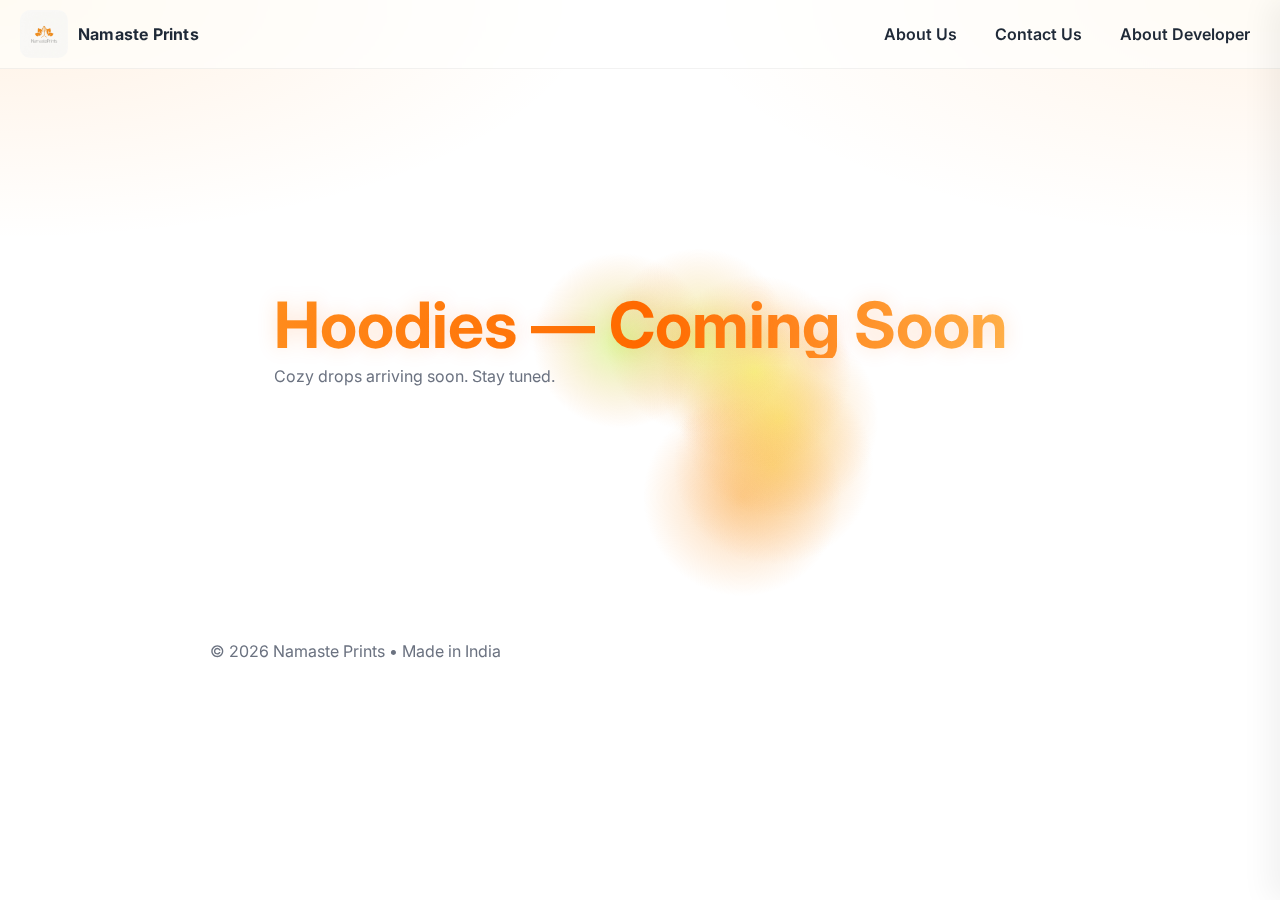
<file: hoodies.html>
<!DOCTYPE html>
<html lang="en">
  <head>
    <meta charset="utf-8" />
    <meta name="viewport" content="width=device-width, initial-scale=1" />
    <title>Hoodies — Coming Soon</title>
    <meta name="description" content="Hoodies page coming soon with awesome designs." />
    <link rel="preconnect" href="https://fonts.googleapis.com" />
    <link rel="preconnect" href="https://fonts.gstatic.com" crossorigin />
    <link href="https://fonts.googleapis.com/css2?family=Inter:wght@400;600;700&display=swap" rel="stylesheet" />
    <link rel="stylesheet" href="./styles.css" />
    <style>
      :root{ --neon1:#ff8f1f; --neon2:#ff6a00; --neon3:#ffb44d; }
      body{background: radial-gradient(1000px 400px at 0% 0%, rgba(255,143,31,0.12), transparent 60%), radial-gradient(1000px 400px at 100% 0%, rgba(255,143,31,0.1), transparent 60%), #ffffff}
      .cs-wrap{position:relative; min-height:60vh; display:flex; align-items:center; justify-content:center; padding:40px 16px}
      .cs-title{font-size:clamp(32px, 8vw, 64px); line-height:1.02; margin:0 0 8px; background: linear-gradient(90deg, var(--neon1), var(--neon2), var(--neon3)); -webkit-background-clip:text; background-clip:text; color:transparent; text-shadow: 0 0 20px rgba(255,106,0,0.18)}
      .cs-sub{color:var(--muted); margin:0}
      canvas#fx{position:fixed; inset:0; width:100%; height:100%; z-index:-1}
    </style>
  </head>
  <body>
    <canvas id="fx" aria-hidden="true"></canvas>
    <header class="site-header">
      <div class="brand">
        <img class="brand-logo" src="./images/logo.jpeg" alt="Namaste Prints logo" width="32" height="32" />
        <a href="index.html#top" class="brand-name">Namaste Prints</a>
      </div>
      <nav class="site-nav" aria-label="Primary">
        <a href="about.html" class="nav-link">About Us</a>
        <a href="contact.html" class="nav-link">Contact Us</a>
        <a href="developer.html" class="nav-link">About Developer</a>
      </nav>
      <button class="menu-toggle" aria-label="Open menu" aria-controls="mobile-drawer" aria-expanded="false"><span></span><span></span><span></span></button>
    </header>

    <main class="cs-wrap">
      <div>
        <h1 class="cs-title">Hoodies — Coming Soon</h1>
        <p class="cs-sub">Cozy drops arriving soon. Stay tuned.</p>
      </div>
    </main>

    <footer class="site-footer">
      <p>© <span id="year"></span> Namaste Prints • Made in India</p>
    </footer>

    <div class="mobile-overlay" hidden></div>
    <aside id="mobile-drawer" class="mobile-drawer" aria-hidden="true">
      <nav class="mobile-nav" aria-label="Mobile">
        <a class="mobile-link" href="index.html">Home</a>
        <a class="mobile-link" href="about.html">About</a>
        <a class="mobile-link" href="contact.html">Contact</a>
        <a class="mobile-link" href="developer.html">Developer</a>
      </nav>
    </aside>

    <script>
      document.getElementById('year').textContent = new Date().getFullYear();
      const menuBtn = document.querySelector('.menu-toggle');
      const drawer = document.getElementById('mobile-drawer');
      const overlay = document.querySelector('.mobile-overlay');
      function openDrawer(){ drawer.classList.add('open'); overlay.hidden=false; document.body.classList.add('nav-open'); menuBtn.setAttribute('aria-expanded','true'); drawer.setAttribute('aria-hidden','false'); }
      function closeDrawer(){ drawer.classList.remove('open'); overlay.hidden=true; document.body.classList.remove('nav-open'); menuBtn.setAttribute('aria-expanded','false'); drawer.setAttribute('aria-hidden','true'); }
      if (menuBtn && drawer && overlay){
        menuBtn.addEventListener('click', () => drawer.classList.contains('open') ? closeDrawer() : openDrawer());
        overlay.addEventListener('click', closeDrawer);
        drawer.querySelectorAll('a').forEach(a => a.addEventListener('click', closeDrawer));
        window.addEventListener('keydown', (e)=>{ if(e.key==='Escape') closeDrawer(); });
      }

      // Drifting blobs effect
      const canvas = document.getElementById('fx');
      const ctx = canvas.getContext('2d');
      let w,h,t=0; function resize(){ w=canvas.width=innerWidth; h=canvas.height=innerHeight } window.addEventListener('resize', resize); resize();
      function blob(cx,cy,r,hue){
        const grd=ctx.createRadialGradient(cx,cy,0,cx,cy,r);
        grd.addColorStop(0,`hsla(${hue},95%,60%,0.45)`);
        grd.addColorStop(1,'hsla(30,95%,60%,0)');
        ctx.fillStyle=grd; ctx.beginPath(); ctx.arc(cx,cy,r,0,Math.PI*2); ctx.fill();
      }
      function loop(){
        ctx.clearRect(0,0,w,h);
        for(let i=0;i<6;i++){
          const cx = w/2 + Math.sin((t+i*40)/90)* (120 + i*14);
          const cy = h/2 + Math.cos((t+i*60)/110)* (70 + i*10);
          const r = 80 + Math.sin((t+i*20)/70)*20;
          blob(cx,cy,r, 32 + i*10);
        }
        t+=2; requestAnimationFrame(loop);
      }
      loop();
    </script>
  </body>
</html>
</file>
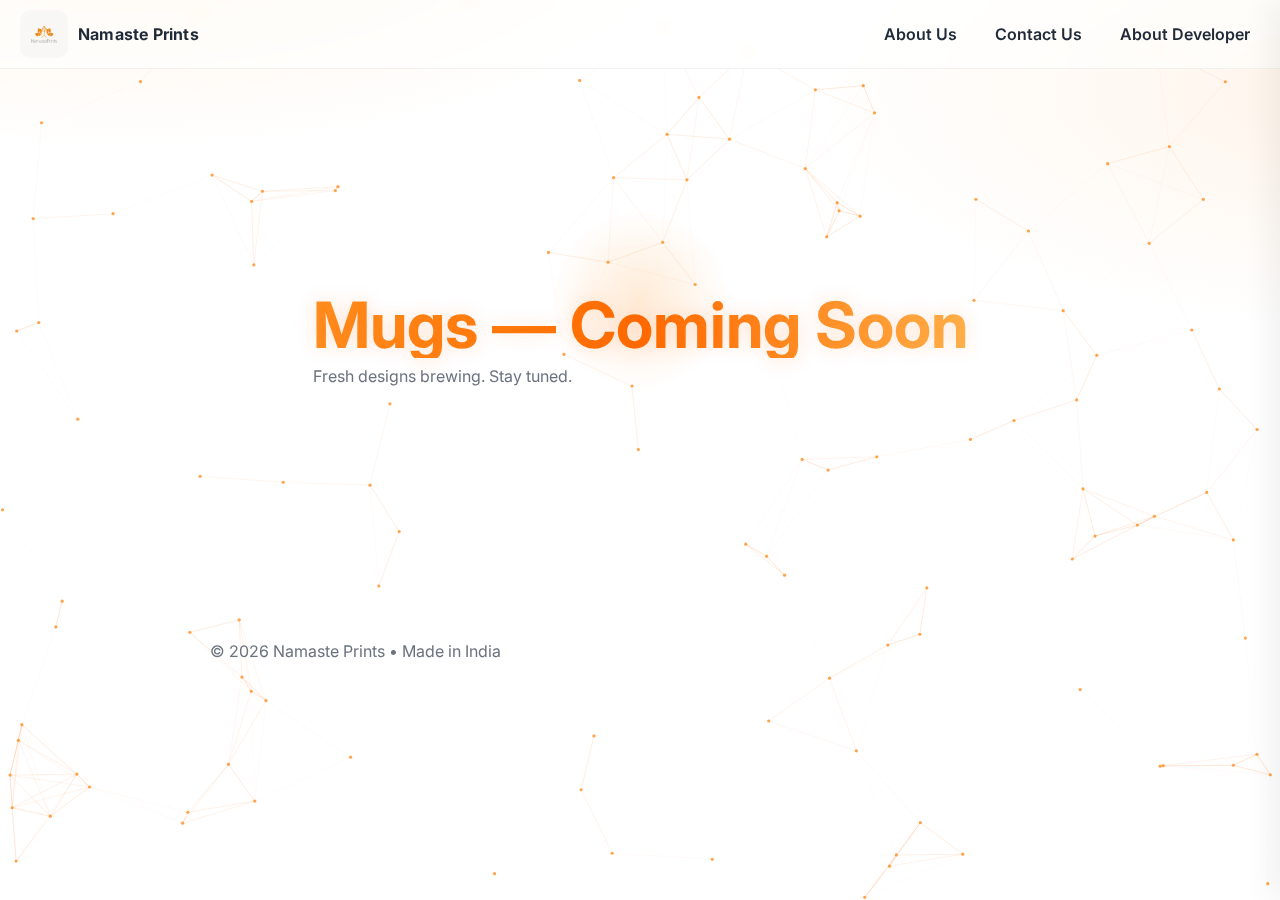
<file: mugs.html>
<!DOCTYPE html>
<html lang="en">
  <head>
    <meta charset="utf-8" />
    <meta name="viewport" content="width=device-width, initial-scale=1" />
    <title>Mugs — Coming Soon</title>
    <meta name="description" content="Mugs page coming soon with awesome designs." />
    <link rel="preconnect" href="https://fonts.googleapis.com" />
    <link rel="preconnect" href="https://fonts.gstatic.com" crossorigin />
    <link href="https://fonts.googleapis.com/css2?family=Inter:wght@400;600;700&display=swap" rel="stylesheet" />
    <link rel="stylesheet" href="./styles.css" />
    <style>
      :root{ --neon1:#ff8f1f; --neon2:#ff6a00; --neon3:#ffb44d; }
      body{background: radial-gradient(1000px 400px at 10% -10%, rgba(255,143,31,0.12), transparent 60%), radial-gradient(1000px 400px at 110% 10%, rgba(255,143,31,0.1), transparent 60%), #ffffff}
      .cs-wrap{position:relative; min-height:60vh; display:flex; align-items:center; justify-content:center; padding:40px 16px}
      .cs-title{font-size:clamp(32px, 8vw, 64px); line-height:1.02; margin:0 0 8px; background: linear-gradient(90deg, var(--neon1), var(--neon2), var(--neon3)); -webkit-background-clip:text; background-clip:text; color:transparent; text-shadow: 0 0 20px rgba(255,106,0,0.18)}
      .cs-sub{color:var(--muted); margin:0}
      canvas#fx{position:fixed; inset:0; width:100%; height:100%; z-index:-1}
      .hint{margin-top:12px; color:var(--muted)}
    </style>
  </head>
  <body>
    <canvas id="fx" aria-hidden="true"></canvas>
    <header class="site-header">
      <div class="brand">
        <img class="brand-logo" src="./images/logo.jpeg" alt="Namaste Prints logo" width="32" height="32" />
        <a href="index.html#top" class="brand-name">Namaste Prints</a>
      </div>
      <nav class="site-nav" aria-label="Primary">
        <a href="about.html" class="nav-link">About Us</a>
        <a href="contact.html" class="nav-link">Contact Us</a>
        <a href="developer.html" class="nav-link">About Developer</a>
      </nav>
      <button class="menu-toggle" aria-label="Open menu" aria-controls="mobile-drawer" aria-expanded="false"><span></span><span></span><span></span></button>
    </header>

    <main class="cs-wrap">
      <div>
        <h1 class="cs-title">Mugs — Coming Soon</h1>
        <p class="cs-sub">Fresh designs brewing. Stay tuned.</p>

      </div>
    </main>

    <footer class="site-footer">
      <p>© <span id="year"></span> Namaste Prints • Made in India</p>
    </footer>

    <div class="mobile-overlay" hidden></div>
    <aside id="mobile-drawer" class="mobile-drawer" aria-hidden="true">
      <nav class="mobile-nav" aria-label="Mobile">
        <a class="mobile-link" href="index.html">Home</a>
        <a class="mobile-link" href="about.html">About</a>
        <a class="mobile-link" href="contact.html">Contact</a>
        <a class="mobile-link" href="developer.html">Developer</a>
      </nav>
    </aside>

    <script>
      document.getElementById('year').textContent = new Date().getFullYear();
      const menuBtn = document.querySelector('.menu-toggle');
      const drawer = document.getElementById('mobile-drawer');
      const overlay = document.querySelector('.mobile-overlay');
      function openDrawer(){ drawer.classList.add('open'); overlay.hidden=false; document.body.classList.add('nav-open'); menuBtn.setAttribute('aria-expanded','true'); drawer.setAttribute('aria-hidden','false'); }
      function closeDrawer(){ drawer.classList.remove('open'); overlay.hidden=true; document.body.classList.remove('nav-open'); menuBtn.setAttribute('aria-expanded','false'); drawer.setAttribute('aria-hidden','true'); }
      if (menuBtn && drawer && overlay){
        menuBtn.addEventListener('click', () => drawer.classList.contains('open') ? closeDrawer() : openDrawer());
        overlay.addEventListener('click', closeDrawer);
        drawer.querySelectorAll('a').forEach(a => a.addEventListener('click', closeDrawer));
        window.addEventListener('keydown', (e)=>{ if(e.key==='Escape') closeDrawer(); });
      }

      // Constellation effect
      const canvas = document.getElementById('fx');
      const ctx = canvas.getContext('2d');
      let w,h; function resize(){ w=canvas.width=innerWidth; h=canvas.height=innerHeight } window.addEventListener('resize', resize); resize();
      const N = 120; const nodes = []; const maxDist = 120;
      function rand(a,b){ return Math.random()*(b-a)+a }
      for(let i=0;i<N;i++) nodes.push({ x:rand(0,w), y:rand(0,h), vx:rand(-0.5,0.5), vy:rand(-0.5,0.5)});
      const cursor = { x: w/2, y: h/3 };
      window.addEventListener('mousemove', (e)=>{ cursor.x=e.clientX; cursor.y=e.clientY });
      window.addEventListener('touchmove', (e)=>{ const t=e.touches[0]; if(t){ cursor.x=t.clientX; cursor.y=t.clientY }},{passive:true});
      function step(){
        ctx.clearRect(0,0,w,h);
        // move
        for(const n of nodes){ n.x+=n.vx; n.y+=n.vy; if(n.x<0||n.x>w) n.vx*=-1; if(n.y<0||n.y>h) n.vy*=-1; }
        // draw connections
        for(let i=0;i<N;i++){
          for(let j=i+1;j<N;j++){
            const a=nodes[i], b=nodes[j]; const dx=a.x-b.x, dy=a.y-b.y; const d=Math.hypot(dx,dy);
            if(d < maxDist){
              const alpha = 1 - d/maxDist;
              ctx.strokeStyle = 'rgba(255,106,0,'+ (0.22*alpha) +')';
              ctx.lineWidth = 1;
              ctx.beginPath(); ctx.moveTo(a.x,a.y); ctx.lineTo(b.x,b.y); ctx.stroke();
            }
          }
        }
        // draw nodes and cursor halo
        for(const n of nodes){
          ctx.fillStyle = 'rgba(255,143,31,0.8)';
          ctx.beginPath(); ctx.arc(n.x,n.y,1.6,0,Math.PI*2); ctx.fill();
        }
        const grd=ctx.createRadialGradient(cursor.x,cursor.y,0,cursor.x,cursor.y,90); grd.addColorStop(0,'rgba(255,143,31,0.18)'); grd.addColorStop(1,'rgba(255,143,31,0)');
        ctx.fillStyle=grd; ctx.beginPath(); ctx.arc(cursor.x,cursor.y,90,0,Math.PI*2); ctx.fill();
        requestAnimationFrame(step);
      }
      step();
    </script>
  </body>
</html>
</file>
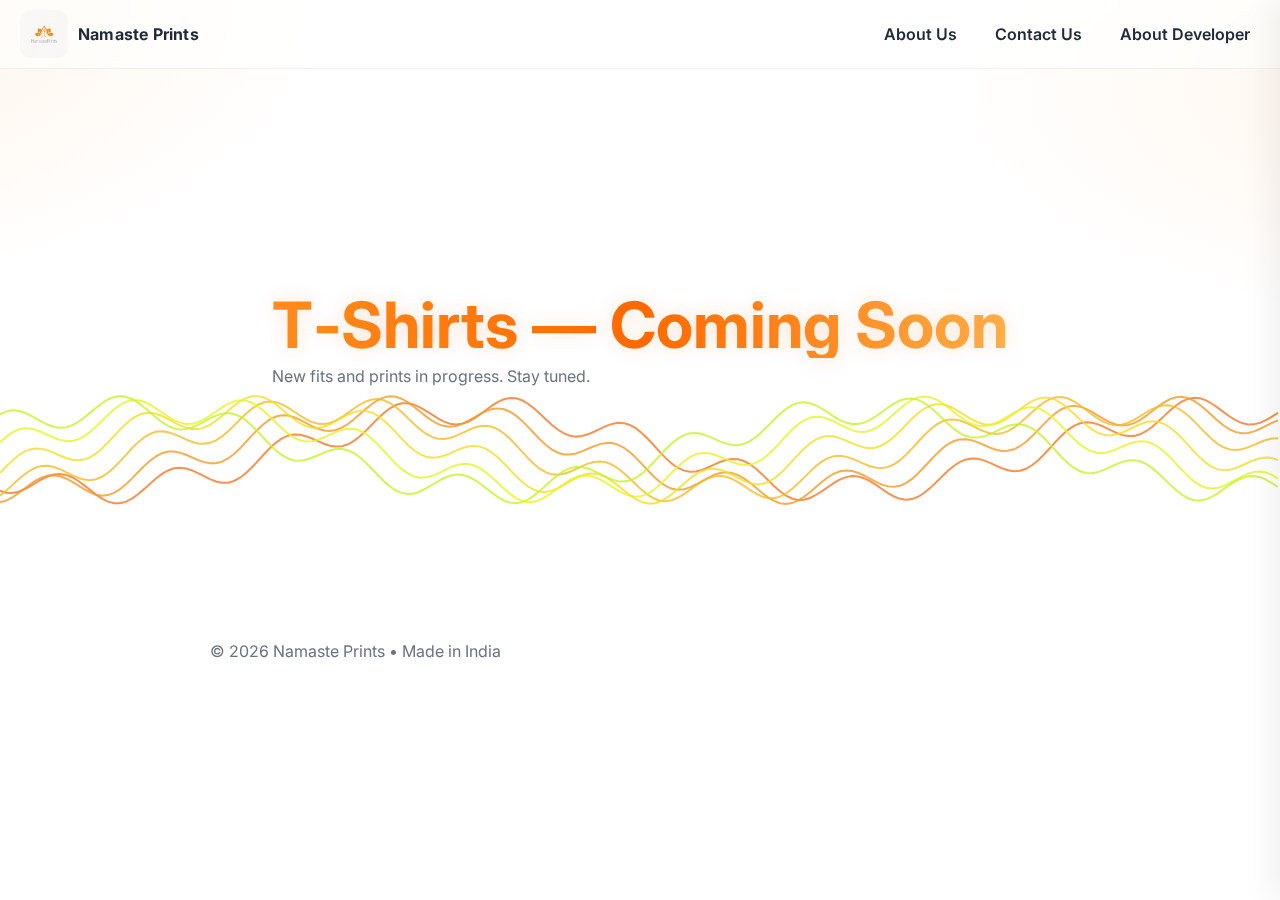
<file: tshirts.html>
<!DOCTYPE html>
<html lang="en">
  <head>
    <meta charset="utf-8" />
    <meta name="viewport" content="width=device-width, initial-scale=1" />
    <title>T‑Shirts — Coming Soon</title>
    <meta name="description" content="T‑Shirts page coming soon with awesome designs." />
    <link rel="preconnect" href="https://fonts.googleapis.com" />
    <link rel="preconnect" href="https://fonts.gstatic.com" crossorigin />
    <link href="https://fonts.googleapis.com/css2?family=Inter:wght@400;600;700&display=swap" rel="stylesheet" />
    <link rel="stylesheet" href="./styles.css" />
    <style>
      :root{ --neon1:#ff8f1f; --neon2:#ff6a00; --neon3:#ffb44d; }
      body{background: radial-gradient(1000px 500px at -20% 0%, rgba(255,143,31,0.12), transparent 60%), radial-gradient(1000px 400px at 120% 10%, rgba(255,143,31,0.1), transparent 60%), #ffffff}
      .cs-wrap{position:relative; min-height:60vh; display:flex; align-items:center; justify-content:center; padding:40px 16px}
      .cs-title{font-size:clamp(32px, 8vw, 64px); line-height:1.02; margin:0 0 8px; background: linear-gradient(90deg, var(--neon1), var(--neon2), var(--neon3)); -webkit-background-clip:text; background-clip:text; color:transparent; text-shadow: 0 0 20px rgba(255,106,0,0.18)}
      .cs-sub{color:var(--muted); margin:0}
      canvas#fx{position:fixed; inset:0; width:100%; height:100%; z-index:-1}
    </style>
  </head>
  <body>
    <canvas id="fx" aria-hidden="true"></canvas>
    <header class="site-header">
      <div class="brand">
        <img class="brand-logo" src="./images/logo.jpeg" alt="Namaste Prints logo" width="32" height="32" />
        <a href="index.html#top" class="brand-name">Namaste Prints</a>
      </div>
      <nav class="site-nav" aria-label="Primary">
        <a href="about.html" class="nav-link">About Us</a>
        <a href="contact.html" class="nav-link">Contact Us</a>
        <a href="developer.html" class="nav-link">About Developer</a>
      </nav>
      <button class="menu-toggle" aria-label="Open menu" aria-controls="mobile-drawer" aria-expanded="false"><span></span><span></span><span></span></button>
    </header>

    <main class="cs-wrap">
      <div>
        <h1 class="cs-title">T‑Shirts — Coming Soon</h1>
        <p class="cs-sub">New fits and prints in progress. Stay tuned.</p>
      </div>
    </main>

    <footer class="site-footer">
      <p>© <span id="year"></span> Namaste Prints • Made in India</p>
    </footer>

    <div class="mobile-overlay" hidden></div>
    <aside id="mobile-drawer" class="mobile-drawer" aria-hidden="true">
      <nav class="mobile-nav" aria-label="Mobile">
        <a class="mobile-link" href="index.html">Home</a>
        <a class="mobile-link" href="about.html">About</a>
        <a class="mobile-link" href="contact.html">Contact</a>
        <a class="mobile-link" href="developer.html">Developer</a>
      </nav>
    </aside>

    <script>
      document.getElementById('year').textContent = new Date().getFullYear();
      const menuBtn = document.querySelector('.menu-toggle');
      const drawer = document.getElementById('mobile-drawer');
      const overlay = document.querySelector('.mobile-overlay');
      function openDrawer(){ drawer.classList.add('open'); overlay.hidden=false; document.body.classList.add('nav-open'); menuBtn.setAttribute('aria-expanded','true'); drawer.setAttribute('aria-hidden','false'); }
      function closeDrawer(){ drawer.classList.remove('open'); overlay.hidden=true; document.body.classList.remove('nav-open'); menuBtn.setAttribute('aria-expanded','false'); drawer.setAttribute('aria-hidden','true'); }
      if (menuBtn && drawer && overlay){
        menuBtn.addEventListener('click', () => drawer.classList.contains('open') ? closeDrawer() : openDrawer());
        overlay.addEventListener('click', closeDrawer);
        drawer.querySelectorAll('a').forEach(a => a.addEventListener('click', closeDrawer));
        window.addEventListener('keydown', (e)=>{ if(e.key==='Escape') closeDrawer(); });
      }

      // Flowing lines effect
      const canvas = document.getElementById('fx');
      const ctx = canvas.getContext('2d');
      let w,h,t=0; function resize(){ w=canvas.width=innerWidth; h=canvas.height=innerHeight } window.addEventListener('resize', resize); resize();
      function line(yOff, hue){
        ctx.beginPath(); ctx.lineWidth=2; ctx.strokeStyle=`hsla(${hue}, 90%, 55%, 0.8)`;
        for(let x=0;x<w;x+=6){ const y = h/2 + Math.sin((x+t)/120 + yOff)*40 + Math.sin((x-t)/18 + yOff)*14; if(x===0) ctx.moveTo(x,y); else ctx.lineTo(x,y); }
        ctx.stroke();
      }
      function loop(){ ctx.clearRect(0,0,w,h); for(let i=0;i<6;i++){ line(i*0.6, 24 + i*10) } t+=2; requestAnimationFrame(loop) } loop();
    </script>
  </body>
</html>
</file>
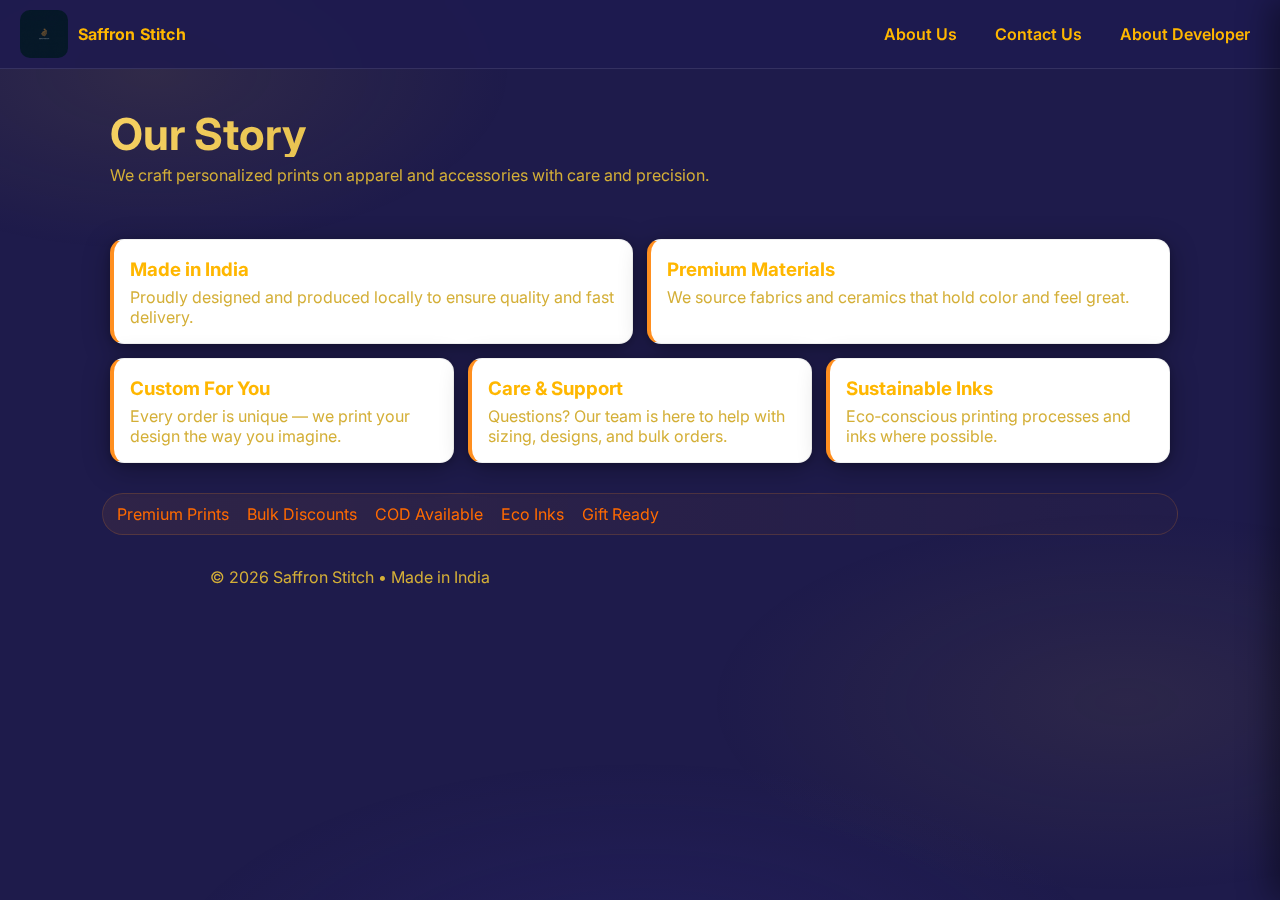
<file: client side/about.html>
<!DOCTYPE html>
<html lang="en">
  <head>
    <meta charset="utf-8" />
    <meta name="viewport" content="width=device-width, initial-scale=1" />
    <title>About Us — Saffron Stitch</title>
    <meta name="description" content="About Saffron Stitch: our story, values, and what makes our prints special." />
    <link rel="preconnect" href="https://fonts.googleapis.com" />
    <link rel="preconnect" href="https://fonts.gstatic.com" crossorigin />
    <link href="https://fonts.googleapis.com/css2?family=Inter:wght@400;600;700&display=swap" rel="stylesheet" />
    <link rel="stylesheet" href="./styles.css" />
    <style>
      .about-hero{max-width:1100px; margin:0 auto; padding:36px 20px}
      .about-title{font-size:clamp(28px,6vw,44px); line-height:1.05; margin:6px 0 8px}
      .about-sub{color:var(--muted); margin:0 0 18px}
      .about-grid{max-width:1100px; margin:0 auto 30px; padding:0 20px; display:grid; grid-template-columns: repeat(12, minmax(0, 1fr)); gap:14px}
      .about-card{grid-column: span 12; background:#fff; border:1px solid rgba(0,0,0,0.06); border-left:4px solid var(--saffron); border-radius:14px; padding:16px; box-shadow: var(--shadow)}
      .about-card h3{margin:2px 0 6px}
      .about-card p{margin:0; color:var(--muted)}
      @media (min-width: 760px){ .about-card.span-6{grid-column: span 6} .about-card.span-4{grid-column: span 4} }
      .accent-band{max-width:1100px; margin:18px auto 0; padding:0 12px}
      .accent-inner{display:flex; gap:18px; overflow:auto; padding:10px 14px; border-radius:999px; background:linear-gradient(90deg, rgba(255,143,31,0.08), rgba(255,143,31,0.02)); border:1px solid rgba(255,143,31,0.18); color:var(--saffron-strong)}
    </style>
  </head>
  <body>
    <header class="site-header">
      <div class="brand">
        <img class="brand-logo" src="./images/logo.jpeg" alt="Saffron Stitch logo" width="32" height="32" />
        <a href="index.html#top" class="brand-name">Saffron Stitch</a>
      </div>
      <nav class="site-nav" aria-label="Primary">
        <a href="about.html" class="nav-link">About Us</a>
        <a href="contact.html" class="nav-link">Contact Us</a>
        <a href="developer.html" class="nav-link">About Developer</a>
      </nav>
      <button class="menu-toggle" aria-label="Open menu" aria-controls="mobile-drawer" aria-expanded="false"><span></span><span></span><span></span></button>
    </header>

    <section class="mobile-home" aria-label="Mobile About">
      <div class="mobile-hero">
        <img class="mobile-logo" src="./images/logo.jpeg" alt="Saffron Stitch" />
        <h1 class="mobile-title">About Saffron Stitch</h1>
        <p class="mobile-subtitle">Indian brand • Vibrant prints • Premium materials</p>
      </div>
      <div class="mobile-cards">
        <div class="mobile-card"><div class="mc-icon">🧵</div><div class="mc-body"><h3>Quality</h3><p>Long‑lasting colors</p></div></div>
        <div class="mobile-card"><div class="mc-icon">⚡</div><div class="mc-body"><h3>Speed</h3><p>Fast dispatch</p></div></div>
        <div class="mobile-card"><div class="mc-icon">💬</div><div class="mc-body"><h3>Support</h3><p>Friendly help</p></div></div>
      </div>
    </section>

    <main>
      <section class="about-hero">
        <h1 class="gradient-text about-title" data-reveal>Our Story</h1>
        <p class="about-sub" data-reveal>We craft personalized prints on apparel and accessories with care and precision.</p>
      </section>

      <section class="about-grid">
        <article class="about-card span-6" data-reveal>
          <h3>Made in India</h3>
          <p>Proudly designed and produced locally to ensure quality and fast delivery.</p>
        </article>
        <article class="about-card span-6" data-reveal>
          <h3>Premium Materials</h3>
          <p>We source fabrics and ceramics that hold color and feel great.</p>
        </article>
        <article class="about-card span-4" data-reveal>
          <h3>Custom For You</h3>
          <p>Every order is unique — we print your design the way you imagine.</p>
        </article>
        <article class="about-card span-4" data-reveal>
          <h3>Care & Support</h3>
          <p>Questions? Our team is here to help with sizing, designs, and bulk orders.</p>
        </article>
        <article class="about-card span-4" data-reveal>
          <h3>Sustainable Inks</h3>
          <p>Eco‑conscious printing processes and inks where possible.</p>
        </article>
      </section>

      <section class="accent-band" aria-label="Highlights">
        <div class="accent-inner">
          <span>Premium Prints</span>
          <span>Bulk Discounts</span>
          <span>COD Available</span>
          <span>Eco Inks</span>
          <span>Gift Ready</span>
        </div>
      </section>
    </main>

    <footer class="site-footer">
      <p>© <span id="year"></span> Saffron Stitch • Made in India</p>
    </footer>

    <div class="mobile-overlay" hidden></div>
    <aside id="mobile-drawer" class="mobile-drawer" aria-hidden="true">
      <nav class="mobile-nav" aria-label="Mobile">
        <a class="mobile-link" href="index.html">Home</a>
        <a class="mobile-link" href="about.html">About</a>
        <a class="mobile-link" href="contact.html">Contact</a>
        <a class="mobile-link" href="developer.html">Developer</a>
      </nav>
    </aside>

    <script>
      document.getElementById('year').textContent = new Date().getFullYear();
      const prefersReduced = window.matchMedia('(prefers-reduced-motion: reduce)').matches;
      if (!prefersReduced) {
        const revealEls = document.querySelectorAll('[data-reveal]');
        const observer = ('IntersectionObserver' in window)
          ? new IntersectionObserver((entries) => {
              entries.forEach((entry) => { if (entry.isIntersecting) { entry.target.classList.add('reveal-in'); observer.unobserve(entry.target);} });
            }, { threshold: 0.12 }) : null;
        revealEls.forEach((el) => { if (observer) observer.observe(el); else el.classList.add('reveal-in'); });
      } else { document.querySelectorAll('[data-reveal]').forEach((el) => el.classList.add('reveal-in')); }

      // Drawer toggle
      const menuBtn = document.querySelector('.menu-toggle');
      const drawer = document.getElementById('mobile-drawer');
      const overlay = document.querySelector('.mobile-overlay');
      function openDrawer(){ drawer.classList.add('open'); overlay.hidden=false; document.body.classList.add('nav-open'); menuBtn.setAttribute('aria-expanded','true'); drawer.setAttribute('aria-hidden','false'); }
      function closeDrawer(){ drawer.classList.remove('open'); overlay.hidden=true; document.body.classList.remove('nav-open'); menuBtn.setAttribute('aria-expanded','false'); drawer.setAttribute('aria-hidden','true'); }
      if (menuBtn && drawer && overlay){
        menuBtn.addEventListener('click', () => drawer.classList.contains('open') ? closeDrawer() : openDrawer());
        overlay.addEventListener('click', closeDrawer);
        drawer.querySelectorAll('a').forEach(a => a.addEventListener('click', closeDrawer));
        window.addEventListener('keydown', (e)=>{ if(e.key==='Escape') closeDrawer(); });
      }
    </script>
  </body>
</html>
</file>
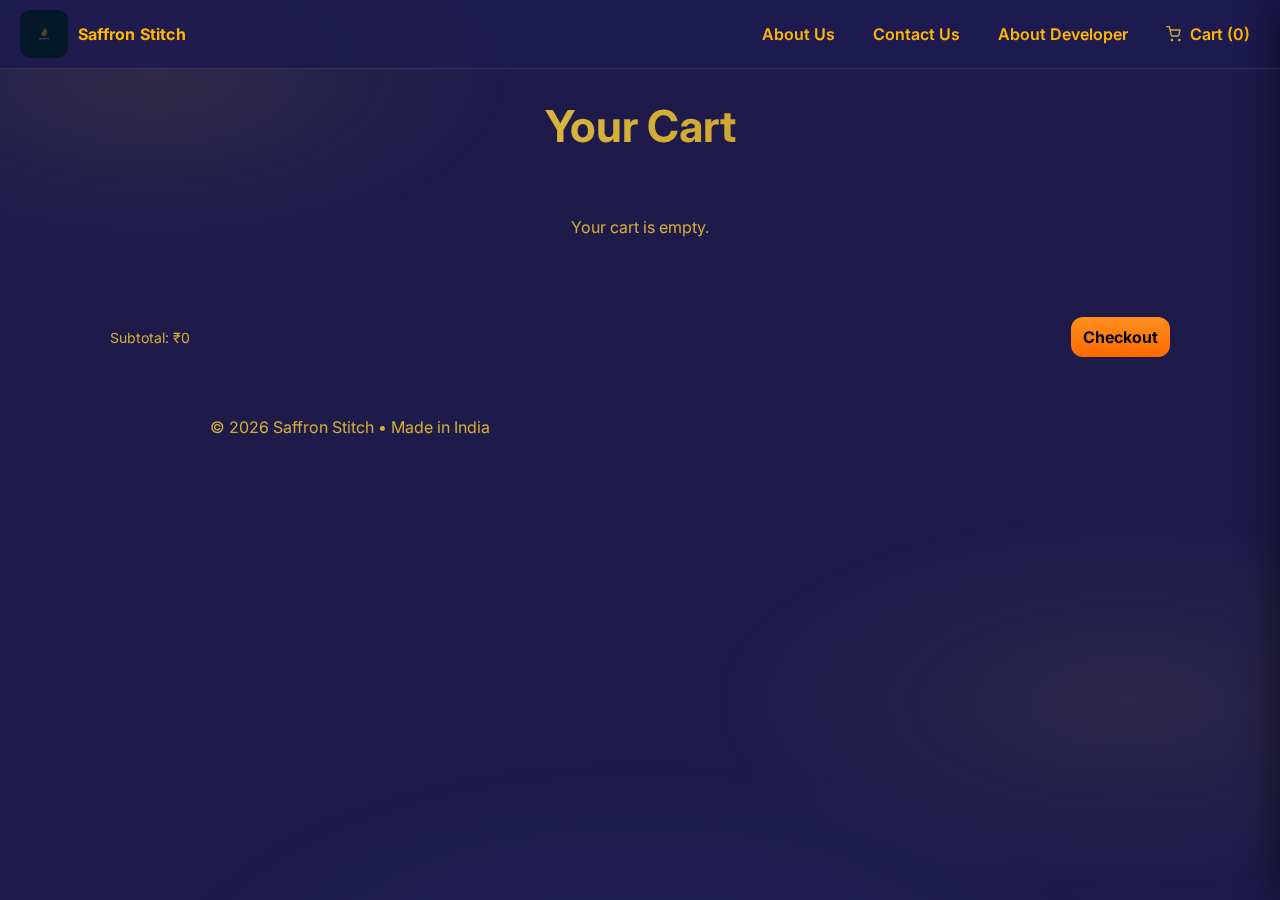
<file: client side/cart.html>
<!DOCTYPE html>
<html lang="en">
  <head>
    <meta charset="utf-8" />
    <meta name="viewport" content="width=device-width, initial-scale=1" />
    <title>Cart — Saffron Stitch</title>
    <meta name="description" content="Your shopping cart at Saffron Stitch." />
    <link rel="preconnect" href="https://fonts.googleapis.com" />
    <link rel="preconnect" href="https://fonts.gstatic.com" crossorigin />
    <link href="https://fonts.googleapis.com/css2?family=Inter:wght@400;600;700&display=swap" rel="stylesheet" />
    <link rel="stylesheet" href="./styles.css" />
    <style>
      .cart-wrap{max-width:1100px;margin:0 auto;padding:28px 20px}
      .cart-title{font-size:clamp(28px,6vw,44px);line-height:1.05;margin:6px 0 8px}
      .items{display:grid;gap:12px;margin-top:12px}
      .item{display:grid;grid-template-columns: 80px 1fr auto;gap:12px;align-items:center;background:#fff;border:1px solid rgba(0,0,0,0.06);border-radius:14px;padding:10px;box-shadow:var(--shadow)}
      .item img{width:80px;height:80px;object-fit:cover;border-radius:10px}
      .meta h3{margin:0 0 4px;font-size:16px}
      .muted{color:var(--muted);font-size:14px;margin:0}
      .qty{display:flex;align-items:center;gap:6px;flex-wrap:wrap}
      .qty button{width:28px;height:28px;border-radius:8px;border:1px solid rgba(0,0,0,0.12);background:#fff}
      .price{font-weight:700}
      .row{display:flex;justify-content:space-between;align-items:center;margin-top:14px}
      .checkout{display:inline-flex;align-items:center;justify-content:center;padding:10px 12px;border-radius:12px;background:linear-gradient(180deg, var(--saffron), var(--saffron-strong));color:#000000;font-weight:700; text-decoration:none;border:none;cursor:pointer}
      .empty{color:var(--muted)}
    </style>
  </head>
  <body>
    <header class="site-header">
      <div class="brand">
        <img class="brand-logo" src="./images/logo.jpeg" alt="Saffron Stitch logo" width="32" height="32" />
        <a href="index.html#top" class="brand-name">Saffron Stitch</a>
      </div>
      <nav class="site-nav" aria-label="Primary">
        <a href="about.html" class="nav-link">About Us</a>
        <a href="contact.html" class="nav-link">Contact Us</a>
        <a href="developer.html" class="nav-link">About Developer</a>
        <a href="cart.html" class="nav-link" id="nav-cart-link">
          <span class="icon" aria-hidden="true">
            <svg viewBox="0 0 24 24" width="16" height="16" fill="none" stroke="currentColor" stroke-width="2" stroke-linecap="round" stroke-linejoin="round"><circle cx="9" cy="21" r="1"></circle><circle cx="20" cy="21" r="1"></circle><path d="M1 1h4l2.68 12.39a2 2 0 0 0 2 1.61h7.72a2 2 0 0 0 2-1.61L21 6H6"></path></svg>
          </span>
          Cart (0)
        </a>
      </nav>
      <button class="menu-toggle" aria-label="Open menu" aria-controls="mobile-drawer" aria-expanded="false"><span></span><span></span><span></span></button>
    </header>

    <main class="cart-wrap">
      <h1 class="gradient-text cart-title">Your Cart</h1>
      <div id="items" class="items"></div>
      <div class="row">
        <p id="summary" class="muted">Subtotal: ₹0</p>
        <a href="checkout.html" class="checkout" id="checkout-btn">Checkout</a>
      </div>
    </main>

    <footer class="site-footer">
      <p>© <span id="year"></span> Saffron Stitch • Made in India</p>
    </footer>

    <div class="mobile-overlay" hidden></div>
    <aside id="mobile-drawer" class="mobile-drawer" aria-hidden="true">
      <nav class="mobile-nav" aria-label="Mobile">
        <a class="mobile-link" href="index.html">Home</a>
        <a class="mobile-link" href="about.html">About</a>
        <a class="mobile-link" href="contact.html">Contact</a>
        <a class="mobile-link" href="developer.html">Developer</a>
        <a class="mobile-link" href="cart.html">Cart</a>
      </nav>
    </aside>

    <script>
      document.getElementById('year').textContent = new Date().getFullYear();
      // Drawer toggle
      const menuBtn = document.querySelector('.menu-toggle');
      const drawer = document.getElementById('mobile-drawer');
      const overlayNav = document.querySelector('.mobile-overlay');
      function openDrawer(){ drawer.classList.add('open'); overlayNav.hidden=false; document.body.classList.add('nav-open'); menuBtn.setAttribute('aria-expanded','true'); drawer.setAttribute('aria-hidden','false'); }
      function closeDrawer(){ drawer.classList.remove('open'); overlayNav.hidden=true; document.body.classList.remove('nav-open'); menuBtn.setAttribute('aria-expanded','false'); drawer.setAttribute('aria-hidden','true'); }
      if(menuBtn && drawer && overlayNav){
        menuBtn.addEventListener('click', ()=> drawer.classList.contains('open')? closeDrawer(): openDrawer());
        overlayNav.addEventListener('click', closeDrawer);
        drawer.querySelectorAll('a').forEach(a=>a.addEventListener('click', closeDrawer));
        window.addEventListener('keydown', (e)=>{ if(e.key==='Escape') closeDrawer() });
      }

      // Cart management
      function getCart(){ return JSON.parse(localStorage.getItem('cart')||'[]') }
      function setCart(c){ localStorage.setItem('cart', JSON.stringify(c)); updateCartCount(); render(); }
      function updateCartCount(){ const link=document.getElementById('nav-cart-link'); if(!link) return; const c=getCart(); link.lastChild.nodeValue = ` Cart (${c.length})`; }

      function render(){
        const list = document.getElementById('items');
        const cart = getCart();
        list.innerHTML = '';
        let subtotal = 0;
        if(cart.length===0){
          list.innerHTML = '<p class="empty">Your cart is empty.</p>';
        } else {
          cart.forEach((item, idx)=>{
            subtotal += item.price * item.qty;
            const el = document.createElement('div');
            el.className = 'item';
            el.innerHTML = `
              <img src="${item.image}" alt="${item.title}"/>
              <div class="meta">
                <h3>${item.title}</h3>
                <p class="muted">Version: ${item.version}</p>
                <div class="qty">
                  <div class="qty-controls">
                    <button data-action="dec" data-idx="${idx}">−</button>
                    <span>Qty: ${item.qty}</span>
                    <button data-action="inc" data-idx="${idx}">+</button>
                  </div>
                  <div class="item-actions">
                    <button data-action="rm" data-idx="${idx}" class="remove-btn" style="width:100px" ">Remove</button>
                    <button data-action="checkout" data-idx="${idx}" class="item-checkout"  style="color:orange; width:100px; margin-left:8px">Checkout</button>
                  </div>
                </div>
              </div>
              <div class="price">₹${item.price * item.qty}</div>
            `;
            list.appendChild(el);
          });
        }
        document.getElementById('summary').textContent = `Subtotal: ₹${subtotal}`;
        updateCartCount();
        list.querySelectorAll('button').forEach(btn=>{
          btn.addEventListener('click',(e)=>{
            const action=e.currentTarget.dataset.action; const idx=Number(e.currentTarget.dataset.idx);
            const c=getCart(); if(!c[idx]) return;
            if(action==='inc'){ c[idx].qty+=1; setCart(c); return; }
            if(action==='dec'){ c[idx].qty = Math.max(1, c[idx].qty-1); setCart(c); return; }
            if(action==='rm'){ c.splice(idx,1); setCart(c); return; }
            if(action==='checkout'){
              localStorage.setItem('checkoutSelection', JSON.stringify([c[idx]]));
              window.location.href = 'checkout.html';
              return;
            }
          });
        });
      }

      render();
    </script>
  </body>
</html>
</file>
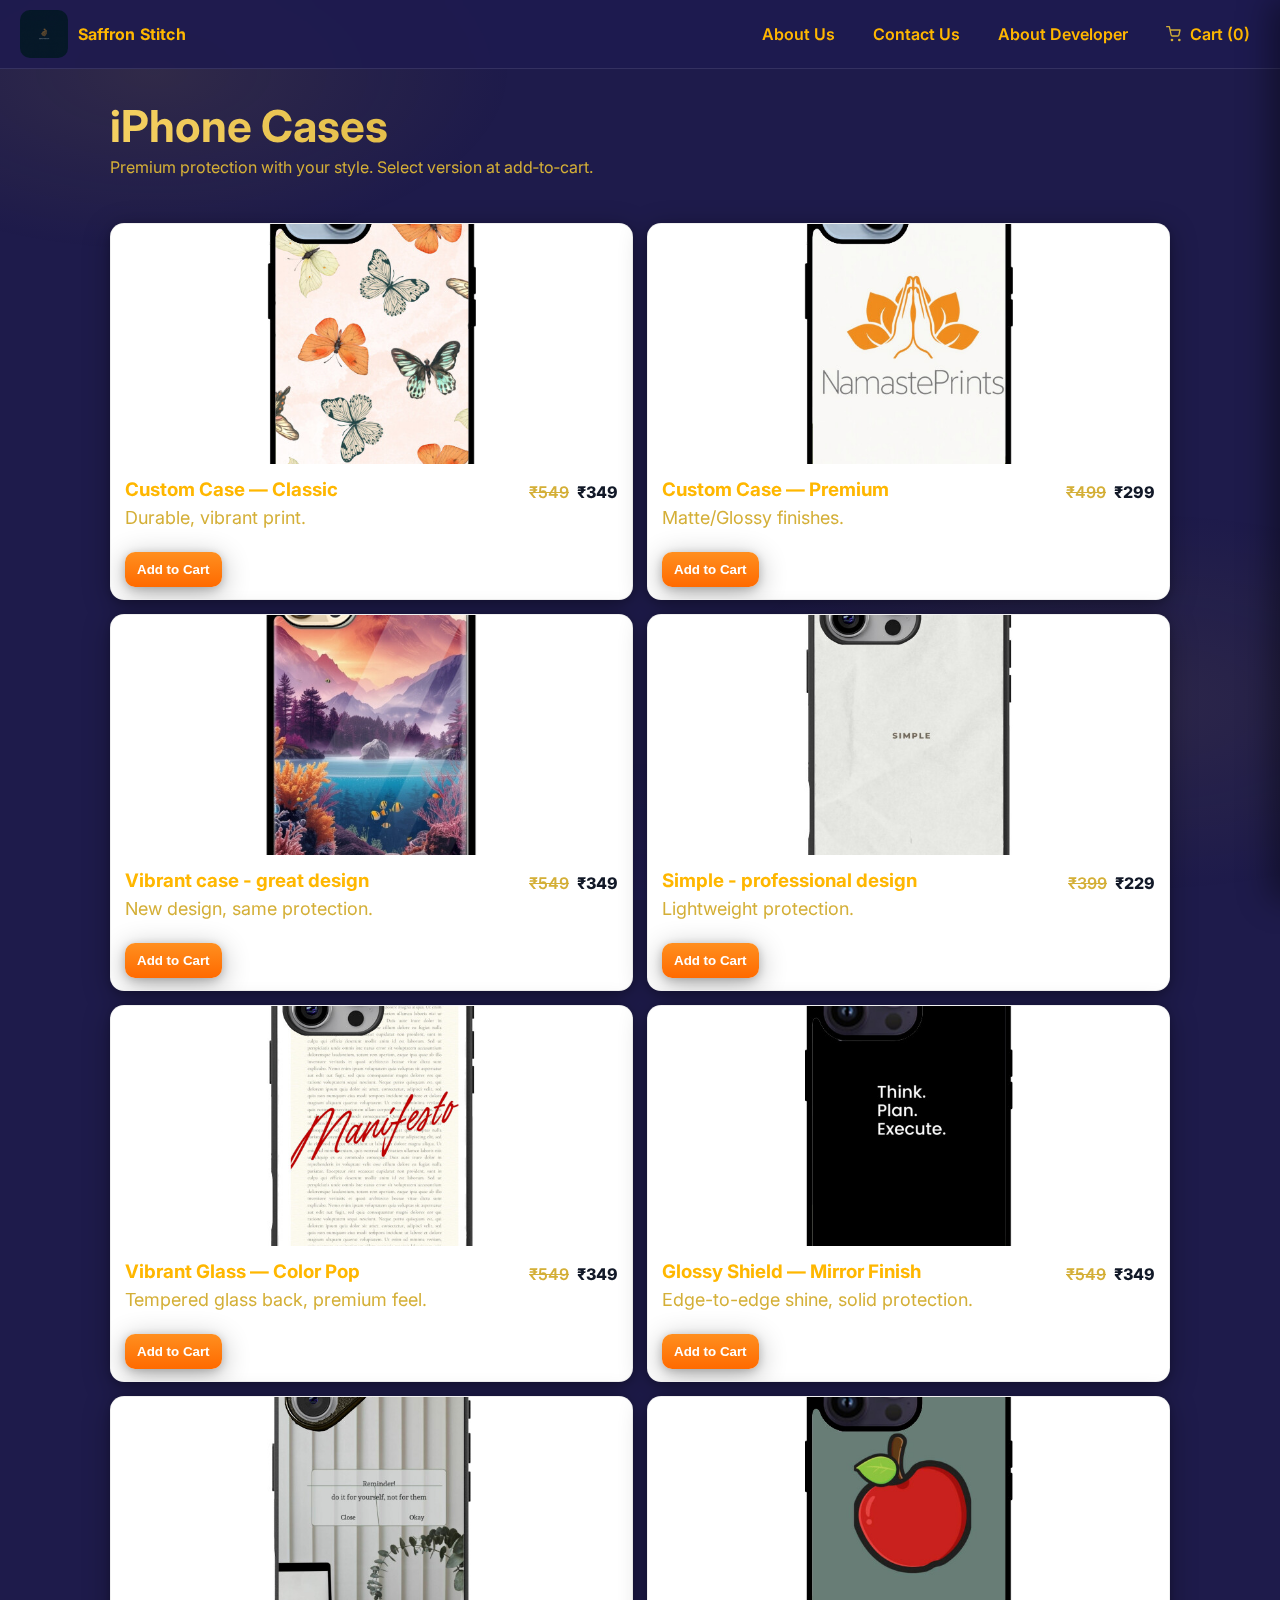
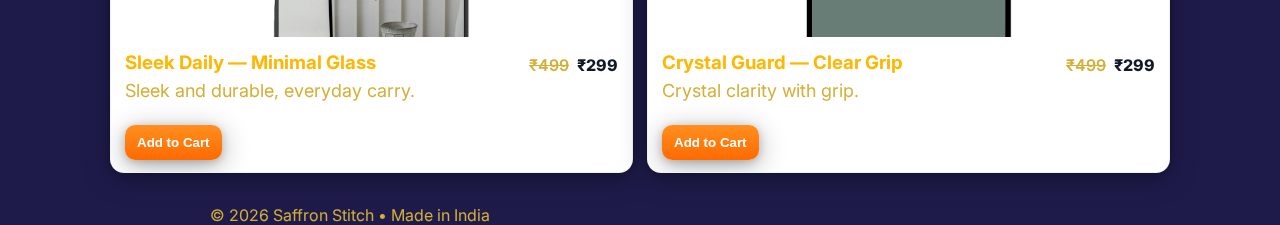
<file: client side/cases.html>
<!DOCTYPE html>
<html lang="en">
  <head>
    <meta charset="utf-8" />
    <meta name="viewport" content="width=device-width, initial-scale=1" />
    <title>Cases — Saffron Stitch</title>
    <meta name="description" content="Shop custom iPhone cases at Saffron Stitch." />
    <link rel="preconnect" href="https://fonts.googleapis.com" />
    <link rel="preconnect" href="https://fonts.gstatic.com" crossorigin />
    <link href="https://fonts.googleapis.com/css2?family=Inter:wght@400;600;700&display=swap" rel="stylesheet" />
    <link rel="stylesheet" href="./styles.css" />
    <style>
      .cases-hero{max-width:1100px;margin:0 auto;padding:28px 20px}
      .cases-title{font-size:clamp(28px,6vw,44px);line-height:1.05;margin:6px 0 8px}
      .cases-sub{color:var(--muted);margin:0 0 18px}
      .grid{max-width:1100px;margin:0 auto 30px;padding:0 20px;display:grid;grid-template-columns:repeat(12,minmax(0,1fr));gap:14px}
      .card{grid-column:span 12;background:#fff;border:1px solid rgba(0,0,0,0.06);border-radius:14px;overflow:hidden;box-shadow:var(--shadow)}
      .card img{width:100%;height:240px;object-fit:cover;display:block}
      .card .body{padding:12px 14px}
      .card h3{margin:2px 0 6px}
      .price{display:flex;gap:8px;align-items:baseline}
      .price-old{color:var(--muted);text-decoration:line-through;font-weight:600}
      .price-new{color:#111827;font-weight:800}
      .row{display:flex;gap:10px;align-items:center;justify-content:space-between}
      .add-btn{display:inline-flex;align-items:center;justify-content:center;padding:10px 12px;border-radius:10px;background:linear-gradient(180deg, var(--saffron), var(--saffron-strong));color:#fff;text-decoration:none;font-weight:700;box-shadow:var(--shadow);border:none;cursor:pointer}
      @media(min-width:760px){.card.span-6{grid-column:span 6}}

      /* Version modal */
      .overlay{position:fixed;inset:0;background:rgba(0,0,0,0.28);backdrop-filter:blur(2px);z-index:60;display:none}
      .overlay.open{display:block}
      .modal{position:fixed;left:50%;top:50%;transform:translate(-50%,-50%);width:min(92vw,480px);background:#fff;border:1px solid rgba(0,0,0,0.06);border-radius:14px;box-shadow:var(--shadow);z-index:70;padding:20px;display:none}
      .modal.open{display:block}
      .modal h3{margin:0 0 10px}
      .field{display:grid;gap:8px;margin:15px 0}
      .search-container{position:relative}
      .search-input{padding:12px 16px;border-radius:12px;border:1px solid rgba(0,0,0,0.12);width:100%;font-size:14px;background:#f8f9fa;transition:all 0.2s}
      .search-input:focus{outline:none;border-color:var(--saffron);background:#fff;box-shadow:0 0 0 3px rgba(255,165,0,0.1)}
      .search-icon{position:absolute;right:12px;top:50%;transform:translateY(-50%);color:var(--muted)}
      .versions-list{max-height:300px;overflow-y:auto;border:1px solid rgba(0,0,0,0.08);border-radius:10px;background:#fafafa}
      .version-item{padding:12px 16px;cursor:pointer;border-bottom:1px solid rgba(0,0,0,0.04);transition:all 0.2s;display:flex;align-items:center;gap:8px}
      .version-item:last-child{border-bottom:none}
      .version-item:hover{background:linear-gradient(135deg, rgba(255,165,0,0.05), rgba(255,165,0,0.1));border-left:3px solid var(--saffron)}
      .version-item.selected{background:linear-gradient(135deg, var(--saffron), var(--saffron-strong));color:#fff}
      .version-item.selected:hover{background:linear-gradient(135deg, var(--saffron-strong), var(--saffron))}
      .version-item.hidden{display:none}
      .version-icon{width:16px;height:16px;opacity:0.7}
      .version-item.selected .version-icon{opacity:1}
      .actions{display:flex;gap:10px;justify-content:flex-end;margin-top:16px}
      .ghost{background:#fff;border:1px solid rgba(0,0,0,0.12);color:#111827}
      .no-results{padding:20px;text-align:center;color:var(--muted);font-style:italic}
    </style>
  </head>
  <body>
    <header class="site-header">
      <div class="brand">
        <img class="brand-logo" src="./images/logo.jpeg" alt="Saffron Stitch logo" width="32" height="32" />
        <a href="index.html#top" class="brand-name">Saffron Stitch</a>
      </div>
      <nav class="site-nav" aria-label="Primary">
        <a href="about.html" class="nav-link">About Us</a>
        <a href="contact.html" class="nav-link">Contact Us</a>
        <a href="developer.html" class="nav-link">About Developer</a>
        <a href="cart.html" class="nav-link" id="nav-cart-link">
          <span class="icon" aria-hidden="true">
            <svg viewBox="0 0 24 24" width="16" height="16" fill="none" stroke="currentColor" stroke-width="2" stroke-linecap="round" stroke-linejoin="round"><circle cx="9" cy="21" r="1"></circle><circle cx="20" cy="21" r="1"></circle><path d="M1 1h4l2.68 12.39a2 2 0 0 0 2 1.61h7.72a2 2 0 0 0 2-1.61L21 6H6"></path></svg>
          </span>
          Cart (0)
        </a>
      </nav>
      <button class="menu-toggle" aria-label="Open menu" aria-controls="mobile-drawer" aria-expanded="false"><span></span><span></span><span></span></button>
    </header>

    <section class="cases-hero">
      <h1 class="gradient-text cases-title">iPhone Cases</h1>
      <p class="cases-sub">Premium protection with your style. Select version at add‑to‑cart.</p>
    </section>

    <section class="grid">
      <article class="card span-6" data-product-id="case-1" data-title="Custom Case — Classic" data-price="349" data-image="./images/phone case.jpg">
        <img src="./images/phone case.jpg" alt="Classic custom phone case" loading="lazy" />
        <div class="body">
          <div class="row">
            <h3>Custom Case — Classic</h3>
            <div class="price"><span class="price-old">₹549</span><span class="price-new">₹349</span></div>
          </div>
          <p class="subtitle">Durable, vibrant print.</p>
          <button class="add-btn">Add to Cart</button>
        </div>
      </article>
      <article class="card span-6" data-product-id="case-2" data-title="Custom Case — Premium" data-price="299" data-image="./images/phone case 2.jpeg">
        <img src="./images/phone case 2.jpeg" alt="Premium custom phone case" loading="lazy" />
        <div class="body">
          <div class="row">
            <h3>Custom Case — Premium</h3>
            <div class="price"><span class="price-old">₹499</span><span class="price-new">₹299</span></div>
          </div>
          <p class="subtitle">Matte/Glossy finishes.</p>
          <button class="add-btn">Add to Cart</button>
        </div>
      </article>
      <article class="card span-6" data-product-id="case-3" data-title="Phone Case 3" data-price="349" data-image="./images/phone case 3.jpg">
        <img src="./images/phone case 3.jpg" alt="Phone Case 3" loading="lazy" />
        <div class="body">
          <div class="row">
            <h3>Vibrant case - great design</h3>
            <div class="price"><span class="price-old">₹549</span><span class="price-new">₹349</span></div>
          </div>
          <p class="subtitle">New design, same protection.</p>
          <button class="add-btn">Add to Cart</button>
        </div>
      </article>
      <article class="card span-6" data-product-id="case-4" data-title="Phone Case 4" data-price="229" data-image="./images/phone case 4.jpg">
        <img src="./images/phone case 4.jpg" alt="Phone Case 4" loading="lazy" />
        <div class="body">
          <div class="row">
            <h3>Simple - professional design</h3>
            <div class="price"><span class="price-old">₹399</span><span class="price-new">₹229</span></div>
          </div>
          <p class="subtitle">Lightweight protection.</p>
          <button class="add-btn">Add to Cart</button>
        </div>
      </article>
      
      <!-- Additional cases from images starting with 'front-' -->
      <article class="card span-6" data-product-id="case-front-1" data-title="Vibrant Glass — Color Pop" data-price="349" data-image="./images/front-689cab249d4e3-Apple_iPhone_16_Pro_Glass_Phone_Case.jpg">
        <img src="./images/front-689cab249d4e3-Apple_iPhone_16_Pro_Glass_Phone_Case.jpg" alt="Vibrant Glass — Color Pop" loading="lazy" />
        <div class="body">
          <div class="row">
            <h3>Vibrant Glass — Color Pop</h3>
            <div class="price"><span class="price-old">₹549</span><span class="price-new">₹349</span></div>
          </div>
          <p class="subtitle">Tempered glass back, premium feel.</p>
          <button class="add-btn">Add to Cart</button>
        </div>
      </article>
      <article class="card span-6" data-product-id="case-front-2" data-title="Glossy Shield — Mirror Finish" data-price="349" data-image="./images/front-689cab68b494e-Apple_iPhone_15_Pro_Max_Glass_Phone_Case.jpg">
        <img src="./images/front-689cab68b494e-Apple_iPhone_15_Pro_Max_Glass_Phone_Case.jpg" alt="Glossy Shield — Mirror Finish" loading="lazy" />
        <div class="body">
          <div class="row">
            <h3>Glossy Shield — Mirror Finish</h3>
            <div class="price"><span class="price-old">₹549</span><span class="price-new">₹349</span></div>
          </div>
          <p class="subtitle">Edge-to-edge shine, solid protection.</p>
          <button class="add-btn">Add to Cart</button>
        </div>
      </article>
      <article class="card span-6" data-product-id="case-front-3" data-title="Sleek Daily — Minimal Glass" data-price="299" data-image="./images/front-689caba5d5e95-Apple_iPhone_16_Glass_Phone_Case.jpg">
        <img src="./images/front-689caba5d5e95-Apple_iPhone_16_Glass_Phone_Case.jpg" alt="Sleek Daily — Minimal Glass" loading="lazy" />
        <div class="body">
          <div class="row">
            <h3>Sleek Daily — Minimal Glass</h3>
            <div class="price"><span class="price-old">₹499</span><span class="price-new">₹299</span></div>
          </div>
          <p class="subtitle">Sleek and durable, everyday carry.</p>
          <button class="add-btn">Add to Cart</button>
        </div>
      </article>
      <article class="card span-6" data-product-id="case-front-4" data-title="Crystal Guard — Clear Grip" data-price="299" data-image="./images/front-689cabfeac645-Apple_iPhone_14_Pro_Max_Glass_Phone_Case.jpg">
        <img src="./images/front-689cabfeac645-Apple_iPhone_14_Pro_Max_Glass_Phone_Case.jpg" alt="Crystal Guard — Clear Grip" loading="lazy" />
        <div class="body">
          <div class="row">
            <h3>Crystal Guard — Clear Grip</h3>
            <div class="price"><span class="price-old">₹499</span><span class="price-new">₹299</span></div>
          </div>
          <p class="subtitle">Crystal clarity with grip.</p>
          <button class="add-btn">Add to Cart</button>
        </div>
      </article>
    </section>

    <footer class="site-footer">
      <p>© <span id="year"></span> Saffron Stitch • Made in India</p>
    </footer>

    <div class="mobile-overlay" hidden></div>
    <aside id="mobile-drawer" class="mobile-drawer" aria-hidden="true">
      <nav class="mobile-nav" aria-label="Mobile">
        <a class="mobile-link" href="index.html">Home</a>
        <a class="mobile-link" href="about.html">About</a>
        <a class="mobile-link" href="contact.html">Contact</a>
        <a class="mobile-link" href="developer.html">Developer</a>
        <a class="mobile-link" href="cart.html">Cart</a>
      </nav>
    </aside>

    <!-- Version selection modal -->
    <div class="overlay" id="version-overlay"></div>
    <div class="modal" id="version-modal" role="dialog" aria-modal="true" aria-labelledby="vm-title">
      <h3 id="vm-title">Select iPhone Version</h3>
      <p id="vm-product" class="subtitle" style="margin:0 0 6px"></p>
      <div class="field">
        <label for="vm-search">Search iPhone Version</label>
        <div class="search-container">
          <input type="text" id="vm-search" class="search-input" placeholder="Type to search iPhone versions..." />
          <span class="search-icon">
            <svg viewBox="0 0 24 24" width="16" height="16" fill="none" stroke="currentColor" stroke-width="2" stroke-linecap="round" stroke-linejoin="round">
              <circle cx="11" cy="11" r="8"></circle>
              <path d="m21 21-4.35-4.35"></path>
            </svg>
          </span>
        </div>
      </div>
      <div class="versions-list" id="versions-list">
        <!-- iPhone versions will be populated by JavaScript -->
      </div>
      <div class="actions">
        <button class="add-btn ghost" id="vm-cancel">Cancel</button>
        <button class="add-btn" id="vm-confirm">Add to Cart</button>
      </div>
    </div>

    <script>
      document.getElementById('year').textContent = new Date().getFullYear();
      // Drawer toggle
      const menuBtn = document.querySelector('.menu-toggle');
      const drawer = document.getElementById('mobile-drawer');
      const overlayNav = document.querySelector('.mobile-overlay');
      function openDrawer(){ drawer.classList.add('open'); overlayNav.hidden=false; document.body.classList.add('nav-open'); menuBtn.setAttribute('aria-expanded','true'); drawer.setAttribute('aria-hidden','false'); }
      function closeDrawer(){ drawer.classList.remove('open'); overlayNav.hidden=true; document.body.classList.remove('nav-open'); menuBtn.setAttribute('aria-expanded','false'); drawer.setAttribute('aria-hidden','true'); }
      if(menuBtn && drawer && overlayNav){
        menuBtn.addEventListener('click', ()=> drawer.classList.contains('open')? closeDrawer(): openDrawer());
        overlayNav.addEventListener('click', closeDrawer);
        drawer.querySelectorAll('a').forEach(a=>a.addEventListener('click', closeDrawer));
        window.addEventListener('keydown', (e)=>{ if(e.key==='Escape') closeVersion(); });
      }

      // Cart helpers
      function getCart(){ return JSON.parse(localStorage.getItem('cart')||'[]') }
      function setCart(c){ localStorage.setItem('cart', JSON.stringify(c)); updateCartCount(); }
      function updateCartCount(){ const link=document.getElementById('nav-cart-link'); if(!link) return; const c=getCart(); link.lastChild.nodeValue = ` Cart (${c.length})`; }
      updateCartCount();

      // iPhone versions data
      const iphoneVersions = [
        'iPhone X',
        'iPhone XS',
        'iPhone XS Max',
        'iPhone XR',
        'iPhone 11',
        'iPhone 11 Pro',
        'iPhone 11 Pro Max',
        'iPhone 12 mini',
        'iPhone 12',
        'iPhone 12 Pro',
        'iPhone 12 Pro Max',
        'iPhone 13 mini',
        'iPhone 13',
        'iPhone 13 Pro',
        'iPhone 13 Pro Max',
        'iPhone 14',
        'iPhone 14 Plus',
        'iPhone 14 Pro',
        'iPhone 14 Pro Max',
        'iPhone 15',
        'iPhone 15 Plus',
        'iPhone 15 Pro',
        'iPhone 15 Pro Max',
        'iPhone 16',
        'iPhone 16 Plus',
        'iPhone 16 Pro',
        'iPhone 16 Pro Max',
        'iPhone 16e'
      ];

      // Version modal logic
      let pendingProduct = null;
      let selectedVersion = null;
      const vOverlay = document.getElementById('version-overlay');
      const vModal = document.getElementById('version-modal');
      const vSearch = document.getElementById('vm-search');
      const vCancel = document.getElementById('vm-cancel');
      const vConfirm = document.getElementById('vm-confirm');
      const vProduct = document.getElementById('vm-product');
      const vList = document.getElementById('versions-list');

      function populateVersionsList(versions = iphoneVersions) {
        vList.innerHTML = '';
        if (versions.length === 0) {
          vList.innerHTML = '<div class="no-results">No iPhone versions found</div>';
          return;
        }
        
        versions.forEach(version => {
          const item = document.createElement('div');
          item.className = 'version-item';
          item.dataset.version = version;
          item.innerHTML = `
            <span class="version-icon">
              <svg viewBox="0 0 24 24" width="16" height="16" fill="none" stroke="currentColor" stroke-width="2" stroke-linecap="round" stroke-linejoin="round">
                <rect x="5" y="2" width="14" height="20" rx="2" ry="2"></rect>
                <line x1="12" y1="18" x2="12.01" y2="18"></line>
              </svg>
            </span>
            <span>${version}</span>
          `;
          
          item.addEventListener('click', () => {
            // Remove previous selection
            document.querySelectorAll('.version-item.selected').forEach(el => el.classList.remove('selected'));
            // Add selection to current item
            item.classList.add('selected');
            selectedVersion = version;
            // Enable confirm button
            vConfirm.disabled = false;
            vConfirm.style.opacity = '1';
          });
          
          vList.appendChild(item);
        });
      }

      function openVersion(product) {
        pendingProduct = product;
        selectedVersion = null;
        vProduct.textContent = product.title;
        vSearch.value = '';
        populateVersionsList();
        vOverlay.classList.add('open');
        vModal.classList.add('open');
        vConfirm.disabled = true;
        vConfirm.style.opacity = '0.5';
        vSearch.focus();
      }

      function closeVersion() {
        pendingProduct = null;
        selectedVersion = null;
        vOverlay.classList.remove('open');
        vModal.classList.remove('open');
      }

      // Search functionality
      vSearch.addEventListener('input', (e) => {
        const searchTerm = e.target.value.toLowerCase();
        const filteredVersions = iphoneVersions.filter(version => 
          version.toLowerCase().includes(searchTerm)
        );
        populateVersionsList(filteredVersions);
      });

      vCancel.addEventListener('click', closeVersion);
      vOverlay.addEventListener('click', closeVersion);

      // Add-to-cart buttons
      document.querySelectorAll('.card .add-btn').forEach(btn => {
        btn.addEventListener('click', (e) => {
          const card = e.currentTarget.closest('.card');
          const product = {
            id: card.dataset.productId,
            title: card.dataset.title,
            price: Number(card.dataset.price),
            image: card.dataset.image
          };
          openVersion(product);
        });
      });

      vConfirm.addEventListener('click', () => {
        if (!pendingProduct || !selectedVersion) return;
        const cart = getCart();
        cart.push({ ...pendingProduct, version: selectedVersion, qty: 1, type: 'case' });
        setCart(cart);
        closeVersion();
      });
    </script>
  </body>
</html>
</file>
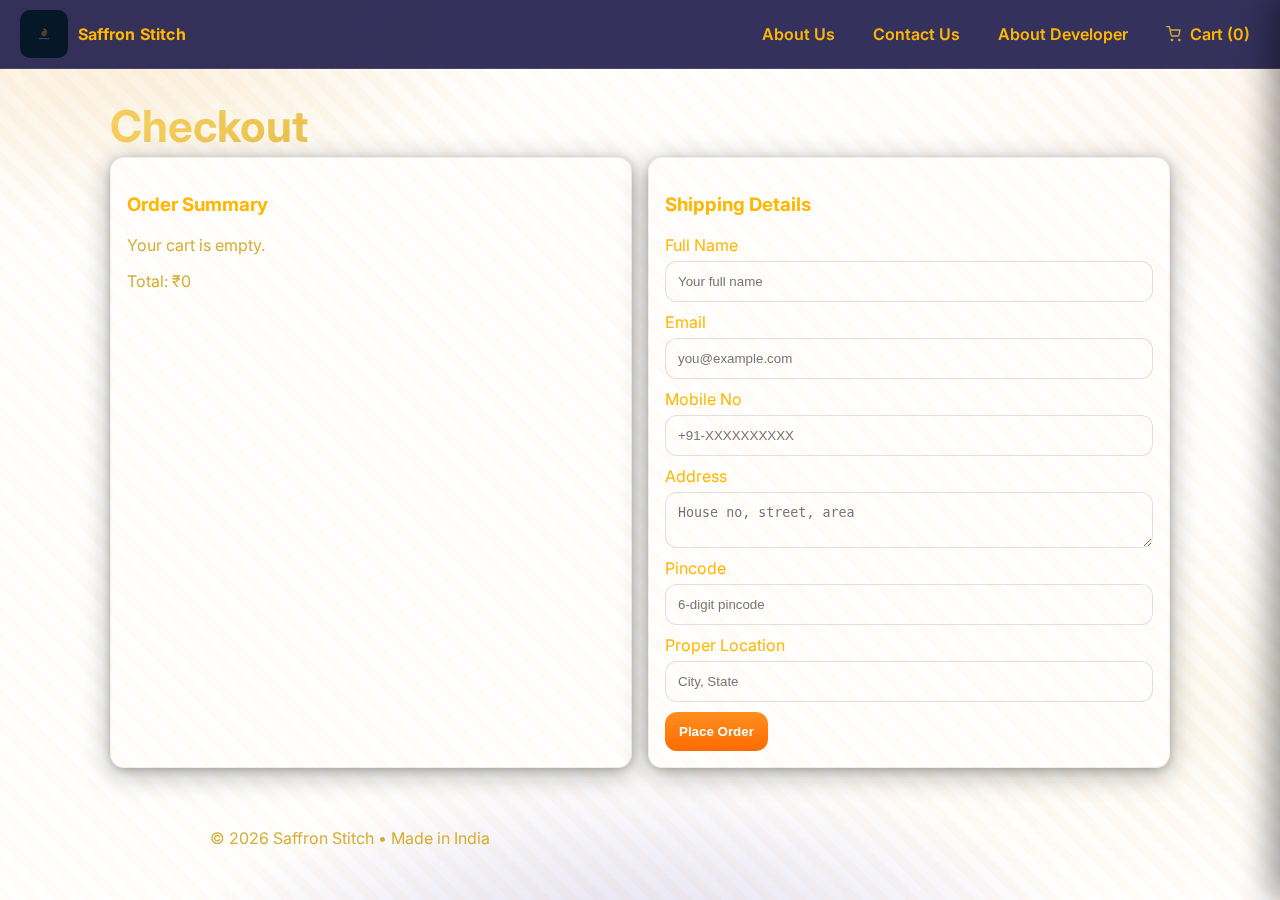
<file: client side/checkout.html>
<!DOCTYPE html>
<html lang="en">
  <head>
    <meta charset="utf-8" />
    <meta name="viewport" content="width=device-width, initial-scale=1" />
    <title>Checkout — Saffron Stitch</title>
    <meta name="description" content="Checkout at Saffron Stitch." />
    <link rel="preconnect" href="https://fonts.googleapis.com" />
    <link rel="preconnect" href="https://fonts.gstatic.com" crossorigin />
    <link href="https://fonts.googleapis.com/css2?family=Inter:wght@400;600;700&display=swap" rel="stylesheet" />
    <link rel="stylesheet" href="./styles.css" />
    <style>
      body{background:
        radial-gradient(1000px 500px at 0% -10%, rgba(255,143,31,0.12), transparent 60%),
        radial-gradient(1000px 400px at 120% 10%, rgba(255,143,31,0.1), transparent 60%), #ffffff}
      .stripe{position:fixed; inset:0; background: repeating-linear-gradient(45deg, rgba(255,143,31,0.06) 0, rgba(255,143,31,0.06) 10px, transparent 10px, transparent 20px); opacity:.7; pointer-events:none; animation: drift 18s linear infinite}
      @keyframes drift{0%{transform:translateX(0)}100%{transform:translateX(-40px)}}
      .wrap{max-width:1100px;margin:0 auto;padding:28px 20px}
      .title{font-size:clamp(28px,6vw,44px);line-height:1.05;margin:6px 0 8px}
      .grid{display:grid;grid-template-columns: 1fr; gap:16px}
      @media(min-width: 900px){ .grid{grid-template-columns: 1fr 1fr} }
      .card{background:#fff;border:1px solid rgba(0,0,0,0.06);border-radius:14px;box-shadow:var(--shadow);padding:16px}
      .summary-item{display:flex;justify-content:space-between;margin-bottom:6px}
      .muted{color:var(--muted)}
      .field{display:grid;gap:6px;margin-bottom:10px}
      input, textarea{width:100%; padding:12px; border-radius:12px; border:1px solid rgba(0,0,0,0.12)}
      .submit{display:inline-flex;align-items:center;justify-content:center;padding:12px 14px;border-radius:12px;background:linear-gradient(180deg, var(--saffron), var(--saffron-strong));color:#fff;font-weight:700;border:none;cursor:pointer}
    </style>
  </head>
  <body>
    <div class="stripe" aria-hidden="true"></div>
    <header class="site-header">
      <div class="brand">
        <img class="brand-logo" src="./images/logo.jpeg" alt="Saffron Stitch logo" width="32" height="32" />
        <a href="index.html#top" class="brand-name">Saffron Stitch</a>
      </div>
      <nav class="site-nav" aria-label="Primary">
        <a href="about.html" class="nav-link">About Us</a>
        <a href="contact.html" class="nav-link">Contact Us</a>
        <a href="developer.html" class="nav-link">About Developer</a>
        <a href="cart.html" class="nav-link" id="nav-cart-link">
          <span class="icon" aria-hidden="true">
            <svg viewBox="0 0 24 24" width="16" height="16" fill="none" stroke="currentColor" stroke-width="2" stroke-linecap="round" stroke-linejoin="round"><circle cx="9" cy="21" r="1"></circle><circle cx="20" cy="21" r="1"></circle><path d="M1 1h4l2.68 12.39a2 2 0 0 0 2 1.61h7.72a2 2 0 0 0 2-1.61L21 6H6"></path></svg>
          </span>
          Cart (0)
        </a>
      </nav>
      <button class="menu-toggle" aria-label="Open menu" aria-controls="mobile-drawer" aria-expanded="false"><span></span><span></span><span></span></button>
    </header>

    <main class="wrap">
      <h1 class="gradient-text title">Checkout</h1>
      <div class="grid">
        <section class="card">
          <h3>Order Summary</h3>
          <div id="summary"></div>
          <p class="muted" id="total">Total: ₹0</p>
        </section>
        <section class="card">
          <h3>Shipping Details</h3>
          <form action="https://formsubmit.co/saffronstitch05@gmail.com" method="POST" id="checkout-form">
            <input type="hidden" name="_subject" value="New order from Saffron Stitch" />
            <input type="hidden" name="_captcha" value="false" />
            <input type="hidden" name="order_json" id="order_json" />
            <div class="field">
              <label for="name">Full Name</label>
              <input id="name" name="name" type="text" placeholder="Your full name" required />
            </div>
            <div class="field">
              <label for="email">Email</label>
              <input id="email" name="email" type="email" placeholder="you@example.com" required />
            </div>
            <div class="field">
              <label for="mobile">Mobile No</label>
              <input id="mobile" name="mobile" type="tel" placeholder="+91‑XXXXXXXXXX" pattern="[+0-9\-\s]{7,20}" required />
            </div>
            <div class="field">
              <label for="address">Address</label>
              <textarea id="address" name="address" placeholder="House no, street, area" required></textarea>
            </div>
            <div class="field">
              <label for="pincode">Pincode</label>
              <input id="pincode" name="pincode" type="text" placeholder="6-digit pincode" pattern="[0-9]{6}" required />
            </div>
            <div class="field">
              <label for="location">Proper Location</label>
              <input id="location" name="location" type="text" placeholder="City, State" required />
            </div>
            <button class="submit" type="submit">Place Order</button>
 
          </form>
        </section>
      </div>
    </main>

    <footer class="site-footer">
      <p>© <span id="year"></span> Saffron Stitch • Made in India</p>
    </footer>

    <div class="mobile-overlay" hidden></div>
    <aside id="mobile-drawer" class="mobile-drawer" aria-hidden="true">
      <nav class="mobile-nav" aria-label="Mobile">
        <a class="mobile-link" href="index.html">Home</a>
        <a class="mobile-link" href="about.html">About</a>
        <a class="mobile-link" href="contact.html">Contact</a>
        <a class="mobile-link" href="developer.html">Developer</a>
        <a class="mobile-link" href="cart.html">Cart</a>
      </nav>
    </aside>

    <script>
      document.getElementById('year').textContent = new Date().getFullYear();
      // Drawer toggle
      const menuBtn = document.querySelector('.menu-toggle');
      const drawer = document.getElementById('mobile-drawer');
      const overlayNav = document.querySelector('.mobile-overlay');
      function openDrawer(){ drawer.classList.add('open'); overlayNav.hidden=false; document.body.classList.add('nav-open'); menuBtn.setAttribute('aria-expanded','true'); drawer.setAttribute('aria-hidden','false'); }
      function closeDrawer(){ drawer.classList.remove('open'); overlayNav.hidden=true; document.body.classList.remove('nav-open'); menuBtn.setAttribute('aria-expanded','false'); drawer.setAttribute('aria-hidden','true'); }
      if(menuBtn && drawer && overlayNav){
        menuBtn.addEventListener('click', ()=> drawer.classList.contains('open')? closeDrawer(): openDrawer());
        overlayNav.addEventListener('click', closeDrawer);
        drawer.querySelectorAll('a').forEach(a=>a.addEventListener('click', closeDrawer));
        window.addEventListener('keydown', (e)=>{ if(e.key==='Escape') closeDrawer() });
      }

      // Cart helpers
      function getCart(){ return JSON.parse(localStorage.getItem('cart')||'[]') }
      function updateCartCount(){ const link=document.getElementById('nav-cart-link'); if(!link) return; const c=getCart(); link.lastChild.nodeValue = ` Cart (${c.length})`; }
      updateCartCount();

      // Render summary and prepare hidden order JSON
      const summaryEl = document.getElementById('summary');
      const totalEl = document.getElementById('total');
      const hiddenOrder = document.getElementById('order_json');
      const selected = JSON.parse(localStorage.getItem('checkoutSelection')||'null');
      const cart = Array.isArray(selected) && selected.length ? selected : getCart();
      let subtotal = 0;
      if(cart.length===0){ summaryEl.innerHTML = '<p class="muted">Your cart is empty.</p>'; }
      else {
        summaryEl.innerHTML = '';
        cart.forEach(item=>{
          subtotal += item.price * item.qty;
          const row = document.createElement('div'); row.className='summary-item';
          row.innerHTML = `<span>${item.title} — ${item.version} × ${item.qty}</span><span>₹${item.price*item.qty}</span>`;
          summaryEl.appendChild(row);
        });
      }
      totalEl.textContent = `Total: ₹${subtotal}`;
      hiddenOrder.value = JSON.stringify({
        items: cart.map(({id,title,version,qty,price})=>({id,title,version,qty,price})),
        subtotal
      });
      // Clear the one-time selection after using it
      if (Array.isArray(selected) && selected.length) {
        localStorage.removeItem('checkoutSelection');
      }
    </script>
  </body>
</html>
</file>
<file: styles.css>
:root{
  --bg: #ffffff;
  --text: #1f2937;
  --muted: #6b7280;
  --saffron: #ff8f1f; /* warm saffron */
  --saffron-strong: #ff6a00;
  --ring: rgba(255, 143, 31, 0.25);
  --card: #ffffff;
  --shadow: 0 6px 28px rgba(17,24,39,0.08), 0 2px 8px rgba(17,24,39,0.05);
}

*{box-sizing:border-box}
html,body{height:100%}
body{
  margin:0;
  font-family: 'Inter', system-ui, -apple-system, Segoe UI, Roboto, Helvetica, Arial, 'Apple Color Emoji', 'Segoe UI Emoji';
  color:var(--text);
  background:var(--bg);
}

.site-header{
  position:sticky; top:0; z-index:20;
  backdrop-filter: saturate(1.8) blur(6px);
  background: rgba(255,255,255,0.7);
  border-bottom: 1px solid rgba(0,0,0,0.05);
  display:flex; align-items:center; justify-content:space-between;
  gap:16px; padding:10px 20px;
}
.brand{display:flex; align-items:center; gap:10px}
.brand-logo{width:clamp(36px, 6vw, 48px); height:clamp(36px, 6vw, 48px); border-radius:10px; object-fit:cover; image-rendering: -webkit-optimize-contrast; image-rendering: crisp-edges}
.brand-name{
  font-weight:700; letter-spacing:0.2px; text-decoration:none; color:var(--text);
}
.site-nav{display:flex; align-items:center; gap:18px}
.nav-link{
  display:inline-flex; align-items:center; gap:8px; font-weight:600; color:var(--text);
  text-decoration:none; padding:6px 10px; border-radius:8px;
}
.nav-link:hover{background:rgba(0,0,0,0.04)}
.icon{display:inline-flex; color:var(--saffron)}

/* Hamburger (mobile) */
.menu-toggle{display:none; width:38px; height:38px; border:1px solid rgba(0,0,0,0.06); border-radius:10px; background:#fff; align-items:center; justify-content:center; gap:4px; box-shadow: var(--shadow)}
.menu-toggle span{display:block; width:18px; height:2px; background: #111827}

/* Mobile drawer */
.mobile-overlay{position:fixed; inset:0; background: rgba(0,0,0,0.28); backdrop-filter: blur(2px); z-index:40}
.mobile-drawer{position:fixed; top:0; right:0; height:100%; width:min(80vw, 320px); background:#fff; border-left:1px solid rgba(0,0,0,0.06); box-shadow: -10px 0 30px rgba(0,0,0,0.06); transform: translateX(100%); transition: transform .25s ease; z-index:50; padding:16px}
.mobile-drawer.open{transform: translateX(0)}
.mobile-nav{display:flex; flex-direction:column; gap:8px}
.mobile-link{display:block; padding:12px 10px; border-radius:10px; color:#111827; text-decoration:none}
.mobile-link:hover{background:rgba(0,0,0,0.04)}

/* Mobile distinct home */
.mobile-home{display:none}
.mobile-hero{padding:18px 16px}
.mobile-logo{width:72px; height:72px; border-radius:16px; object-fit:cover}
.mobile-title{margin:10px 0 2px; font-size:26px; line-height:1.1}
.mobile-subtitle{margin:0 0 12px; color:var(--muted); font-size:14px}
.mobile-cta-grid{display:grid; grid-template-columns: 1fr 1fr; gap:8px}
.mobile-cta{display:inline-flex; align-items:center; justify-content:center; padding:12px 10px; border-radius:12px; background:linear-gradient(180deg, var(--saffron), var(--saffron-strong)); color:#fff; text-decoration:none; font-weight:700; box-shadow: var(--shadow)}
.mobile-chips{display:flex; gap:8px; flex-wrap:wrap; margin:12px 0 0}
.chip{display:inline-flex; align-items:center; padding:6px 8px; border-radius:999px; background:rgba(255,143,31,0.08); color:var(--saffron-strong); border:1px solid rgba(255,143,31,0.18); font-size:12px}
.mobile-cards{display:grid; grid-template-columns: 1fr; gap:10px; padding:6px 16px 18px}
.mobile-card{display:flex; gap:10px; align-items:center; text-decoration:none; color:inherit; background:#fff; border:1px solid rgba(0,0,0,0.06); border-radius:14px; padding:12px; box-shadow: var(--shadow)}
.mc-icon{width:42px; height:42px; border-radius:10px; display:inline-flex; align-items:center; justify-content:center; background:linear-gradient(180deg, rgba(255,143,31,0.1), rgba(255,143,31,0.04)); color:var(--saffron-strong)}
.mc-body h3{margin:0 0 2px; font-size:15px}
.mc-body p{margin:0; color:var(--muted); font-size:13px}

.hero{padding:48px 20px 32px; max-width:1100px; margin:0 auto}
.hero-logo{display:block; width:clamp(96px, 18vw, 140px); height:clamp(96px, 18vw, 140px); object-fit:cover; border-radius:18px; margin:0 auto 14px; image-rendering: -webkit-optimize-contrast; image-rendering: crisp-edges}
.hero h1{font-size:clamp(28px, 6vw, 44px); line-height:1.08; margin:0 0 8px}
.subtitle{color:var(--muted); font-size:clamp(14px, 3.8vw, 18px); margin:0 0 24px}
/* Gradient brand title */
.gradient-text{background: linear-gradient(90deg, #ff8f1f, #ff6a00, #ffb44d); -webkit-background-clip:text; background-clip:text; color:transparent}

/* Feature badges */
.badges{display:flex; gap:10px; flex-wrap:wrap; justify-content:center; margin:10px 0 22px}
.badge{display:inline-flex; align-items:center; gap:8px; padding:8px 10px; border-radius:999px; background:rgba(255,143,31,0.08); color:var(--saffron-strong); border:1px solid rgba(255,143,31,0.18)}
.badge svg{flex:0 0 auto}

.reviews-and-actions{
  display:grid; grid-template-columns: 1fr minmax(260px, 360px) 1fr; gap:24px; align-items:start;
}

.reviews{display:grid; gap:14px}
.review{
  background:var(--card); border:1px solid rgba(0,0,0,0.06); border-left:4px solid var(--saffron);
  border-radius:12px; padding:14px 14px 12px; box-shadow: var(--shadow);
}
.review .stars{color:#f59e0b; font-size:14px; letter-spacing:1px}
.review p{margin:8px 0; color:var(--text)}
.review .author{color:var(--muted); font-size:13px}

.actions{display:grid; gap:12px}
.cta{
  display:flex; align-items:center; justify-content:center; text-decoration:none; font-weight:700;
  padding:14px 16px; border-radius:12px; color:#ffffff; background:linear-gradient(180deg, var(--saffron), var(--saffron-strong));
  box-shadow: var(--shadow);
  transition: transform .08s ease, box-shadow .2s ease, filter .2s ease;
}
.cta:hover{transform:translateY(-1px); filter:brightness(1.02)}
.cta:active{transform:translateY(0)}
.cta:focus{outline:3px solid var(--ring); outline-offset:2px}

.social{display:flex; gap:14px; margin:28px 0 0}
.social-link{
  width:38px; height:38px; border-radius:999px; display:inline-flex; align-items:center; justify-content:center;
  background:#fff; border:1px solid rgba(0,0,0,0.06); color:var(--saffron-strong);
  box-shadow: var(--shadow);
}
.social-link:hover{background:rgba(255,143,31,0.1)}

.info-section{max-width:900px; margin:24px auto; padding:0 20px}
.info-section h2{margin:18px 0 8px; font-size:22px}
.info-section p{margin:0; color:var(--muted)}

.site-footer{max-width:900px; margin:32px auto 60px; padding:0 20px; color:var(--muted)}

/* Center the actions as a compact grid */
.actions{
  grid-template-columns: repeat(2, minmax(140px, 1fr));
  max-width: 360px;
  margin: 0 auto;
}

/* Horizontal reviews rail */
.reviews-rail{max-width:1100px; margin:24px auto 0; padding:0 12px}
.rail-wrapper{position:relative}
.rail{
  display:grid; grid-auto-flow: column; grid-auto-columns: clamp(240px, 28vw, 320px);
  gap:16px; overflow-x:auto; padding:8px 28px; scroll-snap-type:x mandatory;
}
.rail::-webkit-scrollbar{height:8px}
.rail::-webkit-scrollbar-thumb{background: rgba(0,0,0,0.15); border-radius:999px}
.rail::-webkit-scrollbar-track{background: rgba(0,0,0,0.06)}

.review-card{
  background:var(--card); border:1px solid rgba(0,0,0,0.06); border-top:4px solid var(--saffron);
  border-radius:12px; padding:14px; box-shadow: var(--shadow); scroll-snap-align:start;
}
.review-card .stars{color:#f59e0b; font-size:14px; letter-spacing:1px}
.review-card p{margin:8px 0; color:var(--text)}
.review-card .author{color:var(--muted); font-size:13px}

.rail-nav{
  position:absolute; top:50%; transform:translateY(-50%);
  width:36px; height:36px; border-radius:999px; background:#fff; color:var(--saffron-strong);
  border:1px solid rgba(0,0,0,0.06); box-shadow: var(--shadow);
  display:inline-flex; align-items:center; justify-content:center; cursor:pointer;
}
.rail-nav.prev{left:-4px}
.rail-nav.next{right:-4px}
.rail-nav:hover{background:rgba(255,143,31,0.08)}

/* Make info sections distinct cards */
.info-section{
  max-width:900px; margin:24px auto; padding:16px 18px; background:#fff;
  border:1px solid rgba(0,0,0,0.06); border-left:4px solid var(--saffron); border-radius:12px;
  box-shadow: var(--shadow);
}
.info-section h2{margin:4px 0 6px; font-size:22px}
.info-section p{margin:0; color:var(--muted)}

/* Category grid (icon-only) */
.products{max-width:1100px; margin:28px auto 0; padding:0 20px}
.category-grid{display:grid; grid-template-columns: repeat(2, minmax(0, 1fr)); gap:14px}
.category-card{display:flex; flex-direction:column; align-items:flex-start; text-decoration:none; color:inherit; background:#fff; border:1px solid rgba(0,0,0,0.06); border-radius:14px; padding:14px; box-shadow: var(--shadow); transition: transform .12s ease, box-shadow .2s ease}
.category-card:hover{transform:translateY(-2px)}
.category-icon{display:inline-flex; align-items:center; justify-content:center; width:52px; height:52px; border-radius:12px; background:linear-gradient(180deg, rgba(255,143,31,0.1), rgba(255,143,31,0.04)); color:var(--saffron-strong); margin-bottom:8px}
.category-card h3{margin:0 0 4px; font-size:16px}
.category-card p{margin:0; color:var(--muted); font-size:13px}

/* Marquee */
.marquee{max-width:1100px; margin:22px auto 0; padding:0 12px}
.marquee-track{display:flex; gap:18px; overflow:hidden; padding:10px 14px; border-radius:999px; background:linear-gradient(90deg, rgba(255,143,31,0.08), rgba(255,143,31,0.02)); border:1px solid rgba(255,143,31,0.18); color:var(--saffron-strong)}
.marquee-track span{white-space:nowrap; animation: marquee 18s linear infinite}
@keyframes marquee{0%{transform:translateX(0)}100%{transform:translateX(-50%)}}

/* Scroll reveal */
[data-reveal]{opacity:0; transform: translateY(12px); transition: opacity .5s ease, transform .5s ease}
.reveal-in{opacity:1 !important; transform: translateY(0) !important}

/* Subtle dotted background */
.bg-dots{position:fixed; inset:0; z-index:-3; pointer-events:none; background-image: radial-gradient(rgba(0,0,0,0.04) 1px, transparent 1px); background-size: 22px 22px}

/* Info tiles */
.info-tile{display:flex; align-items:flex-start; gap:12px}
.tile-icon{flex:0 0 auto; width:44px; height:44px; border-radius:12px; display:inline-flex; align-items:center; justify-content:center; background:linear-gradient(180deg, rgba(255,143,31,0.12), rgba(255,143,31,0.04)); font-size:20px}
.tile-body h2{margin:0 0 6px}
.tile-actions{margin-top:8px}
.info-cta{display:inline-flex; align-items:center; gap:8px; padding:10px 12px; border-radius:10px; background:linear-gradient(180deg, var(--saffron), var(--saffron-strong)); color:#fff; text-decoration:none; font-weight:700; box-shadow: var(--shadow)}
.ghost-cta{display:inline-flex; align-items:center; gap:8px; padding:10px 12px; border-radius:10px; border:1px solid rgba(0,0,0,0.12); color:var(--text); text-decoration:none; margin-left:8px}

/* CEO card */
.ceo-card{display:grid; grid-template-columns: auto 1fr; gap:14px; align-items:center}
.ceo-avatar{width:56px; height:56px; border-radius:16px; background:linear-gradient(180deg, rgba(255,143,31,0.14), rgba(255,143,31,0.06)); color:#111827; display:inline-flex; align-items:center; justify-content:center; font-weight:700}
.ceo-meta h2{margin:0 0 4px}
.ceo-name{margin:0; font-weight:700}
.ceo-role{margin:0 0 8px; color:var(--muted)}
.ceo-chips{display:flex; gap:8px; flex-wrap:wrap; margin:4px 0 8px}
.ceo-actions{margin-top:4px}

@media (max-width: 980px){
  .reviews-and-actions{grid-template-columns: 1fr;}
  .reviews.left, .reviews.right{order:2}
  .actions{order:1; grid-template-columns: repeat(2, minmax(0, 1fr));}
  .hero{padding:36px 16px 20px}
  .hero h1{font-size:clamp(26px, 7vw, 36px)}
  .subtitle{font-size:clamp(13px, 4vw, 16px)}
  .site-header{padding:8px 16px}
  .review{padding:12px}
  .info-section{margin:18px auto; padding:14px}
  .category-grid{grid-template-columns: 1fr 1fr}
  .menu-toggle{display:inline-flex}
  .site-nav{display:none}
  .mobile-home{display:block}
  .hero{display:none}
  .info-tile{flex-direction:row}
  .ceo-card{grid-template-columns: auto 1fr}
}

@media (max-width: 420px){
  .actions{grid-template-columns: 1fr}
  .category-grid{grid-template-columns: 1fr}
  .marquee{padding:0 8px}
  .marquee-track{gap:12px; padding:8px 10px}
}

/* Cart page styles */
.cart-wrap{max-width:900px; margin:0 auto; padding:20px}
.cart-title{margin:0 0 24px; text-align:center}
.items{display:flex; flex-direction:column; gap:16px; margin-bottom:24px}
.item{display:grid; grid-template-columns: auto 1fr auto; gap:16px; align-items:center; padding:16px; background:#fff; border:1px solid rgba(0,0,0,0.06); border-radius:12px; box-shadow: var(--shadow)}
.item img{width:80px; height:80px; border-radius:8px; object-fit:cover}
.item .meta h3{margin:0 0 4px; font-size:18px}
.item .meta .muted{margin:0 0 8px; color:var(--muted)}
.item .qty{display:flex; flex-direction:column; gap:8px}
.qty-controls{display:flex; align-items:center; gap:8px}
.qty-controls button{width:32px; height:32px; border-radius:6px; border:1px solid rgba(0,0,0,0.12); background:#fff; color:var(--text); cursor:pointer; display:inline-flex; align-items:center; justify-content:center; font-weight:700}
.qty-controls button:hover{background:rgba(255,143,31,0.08); border-color:var(--saffron)}
.item-actions{display:flex; gap:8px; flex-wrap:wrap}
.remove-btn{padding:8px 12px; border-radius:8px; border:1px solid rgba(220,38,38,0.2); background:rgba(220,38,38,0.08); color:#dc2626; cursor:pointer; font-size:13px; font-weight:600}
.remove-btn:hover{background:rgba(220,38,38,0.12)}
.item-checkout{padding:8px 12px; border-radius:8px; background:linear-gradient(180deg, var(--saffron), var(--saffron-strong)); color:#fff; border:none; cursor:pointer; font-size:13px; font-weight:600}
.item-checkout:hover{transform:translateY(-1px); box-shadow: 0 4px 12px rgba(255,143,31,0.3)}
.item .price{font-weight:700; font-size:18px; color:var(--saffron-strong)}
.empty{text-align:center; color:var(--muted); padding:40px 20px}

/* Keep white even in dark mode */
@media (prefers-color-scheme: dark){
  :root{
    --bg: #ffffff; /* force white */
    --text: #1f2937;
    --muted: #6b7280;
    --card: #ffffff;
    --shadow: 0 6px 28px rgba(17,24,39,0.08), 0 2px 8px rgba(17,24,39,0.05);
    --ring: rgba(255, 143, 31, 0.25);
  }
  .site-header{background: rgba(255,255,255,0.7); border-bottom-color: rgba(0,0,0,0.05)}
  .nav-link:hover{background:rgba(0,0,0,0.04)}
  .social-link{background:#fff; border-color: rgba(0,0,0,0.06)}
}
</file>
<file: client side/styles.css>
:root{
  --bg: #1e1b4b; /* dark indigo background */
  --text: #ffb700;
  --muted: #d4af37;
  --saffron: #ff8f1f; /* primary saffron */
  --saffron-strong: #ff6a00;
  --gold: #d4af37; /* dark gold */
  --gold-strong: #b8590b;
  --ring: rgba(212, 175, 55, 0.25);
  --card: #ffffff; /* white cards */
  --shadow: 0 6px 28px rgba(0,0,0,0.3), 0 2px 8px rgba(0,0,0,0.2);
  --card-text: #111827; /* dark text on card */
  --card-muted: #6b7280; /* muted text on card */
}

*{box-sizing:border-box}
html,body{height:100%}
body{
  margin:0;
  font-family: 'Inter', system-ui, -apple-system, Segoe UI, Roboto, Helvetica, Arial, 'Apple Color Emoji', 'Segoe UI Emoji';
  color:var(--text);
  background:var(--bg);
}
body::before, body::after{content:""; position:fixed; inset:0; pointer-events:none; z-index:-2}
body::before{background: radial-gradient(600px 300px at 12% 8%, rgba(212,175,55,0.10), rgba(212,175,55,0) 60%), radial-gradient(700px 320px at 88% 78%, rgba(212,175,55,0.08), rgba(212,175,55,0) 60%)}
body::after{content:""; position:fixed; inset:0; pointer-events:none; z-index:-3; background: radial-gradient(800px 380px at 50% 110%, rgba(55,48,163,0.18), rgba(55,48,163,0) 60%)}

.site-header{
  position:sticky; top:0; z-index:20;
  backdrop-filter: saturate(1.8) blur(6px);
  background: rgba(30,27,75,0.9);
  border-bottom: 1px solid rgba(255,255,255,0.1);
  display:flex; align-items:center; justify-content:space-between;
  gap:16px; padding:10px 20px;
  
}
.brand{display:flex; align-items:center; gap:10px}
.brand-logo{width:clamp(36px, 6vw, 48px); height:clamp(36px, 6vw, 48px); border-radius:10px; object-fit:cover; image-rendering: -webkit-optimize-contrast; image-rendering: crisp-edges}
.brand-name{
  font-weight:700; letter-spacing:0.2px; text-decoration:none; color:var(--text);
}
.site-nav{display:flex; align-items:center; gap:18px}
.nav-link{
  display:inline-flex; align-items:center; gap:8px; font-weight:600; color:var(--text);
  text-decoration:none; padding:6px 10px; border-radius:8px; position:relative;
}
.nav-link:hover{background:rgba(255,255,255,0.08)}
.nav-link::after{content:""; position:absolute; left:10px; right:10px; bottom:2px; height:2px; background:linear-gradient(90deg, var(--gold), transparent); opacity:0; transform:translateY(3px); transition: all .2s ease}
.nav-link:hover::after{opacity:1; transform:translateY(0)}
.icon{display:inline-flex; color:var(--gold)}

/* Hamburger (mobile) */
.menu-toggle{display:none; width:38px; height:38px; border:1px solid rgba(255,255,255,0.2); border-radius:10px; background:transparent; align-items:center; justify-content:center; gap:4px; box-shadow:none}
.menu-toggle span{display:block; width:18px; height:2px; background: #ffffff}

/* Mobile drawer */
.mobile-overlay{position:fixed; inset:0; background: rgba(0,0,0,0.5); backdrop-filter: blur(2px); z-index:40}
.mobile-drawer{position:fixed; top:0; right:0; height:100%; width:min(80vw, 320px); background:rgba(0,0,0,0.3); backdrop-filter: blur(6px); border-left:1px solid rgba(255,255,255,0.12); box-shadow: -10px 0 30px rgba(0,0,0,0.4); transform: translateX(100%); transition: transform .25s ease; z-index:50; padding:16px}
.mobile-drawer.open{transform: translateX(0)}
.mobile-nav{display:flex; flex-direction:column; gap:8px}
.mobile-link{display:block; padding:12px 10px; border-radius:10px; color:#ffffff; text-decoration:none}
.mobile-link:hover{background:rgba(255,255,255,0.1)}

/* Mobile distinct home */
.mobile-home{display:none}
.mobile-hero{padding:18px 16px}
.mobile-logo{width:72px; height:72px; border-radius:16px; object-fit:cover}
.mobile-title{margin:10px 0 2px; font-size:26px; line-height:1.1}
.mobile-subtitle{margin:0 0 12px; color:var(--muted); font-size:14px}
.mobile-cta-grid{display:grid; grid-template-columns: 1fr 1fr; gap:8px}
.mobile-cta{display:inline-flex; align-items:center; justify-content:center; padding:12px 10px; border-radius:12px; background:linear-gradient(180deg, var(--gold), var(--gold-strong)); color:#111827; text-decoration:none; font-weight:700; box-shadow: var(--shadow)}
.mobile-chips{display:flex; gap:8px; flex-wrap:wrap; margin:12px 0 0}
.chip{display:inline-flex; align-items:center; padding:6px 8px; border-radius:999px; background:rgba(212,175,55,0.12); color:var(--gold-strong); border:1px solid rgba(212,175,55,0.3); font-size:12px}
.mobile-cards{display:grid; grid-template-columns: 1fr; gap:10px; padding:6px 16px 18px}
.mobile-card{display:flex; gap:10px; align-items:center; text-decoration:none; color:var(--card-text); background:var(--card); border:1px solid rgba(255,255,255,0.2); border-radius:14px; padding:12px; box-shadow: var(--shadow)}
.mc-icon{width:42px; height:42px; border-radius:10px; display:inline-flex; align-items:center; justify-content:center; background:linear-gradient(180deg, rgba(212,175,55,0.12), rgba(212,175,55,0.06)); color:var(--gold-strong)}
.mc-body h3{margin:0 0 2px; font-size:15px}
.mc-body p{margin:0; color:var(--card-muted); font-size:13px}

.hero{padding:48px 20px 32px; max-width:1100px; margin:0 auto}
.hero-logo{display:block; width:clamp(96px, 18vw, 140px); height:clamp(96px, 18vw, 140px); object-fit:cover; border-radius:18px; margin:0 auto 14px; image-rendering: -webkit-optimize-contrast; image-rendering: crisp-edges}
.hero h1{font-size:clamp(28px, 6vw, 44px); line-height:1.08; margin:0 0 8px}
.subtitle{color:var(--muted); font-size:clamp(14px, 3.8vw, 18px); margin:0 0 24px}
/* Gradient brand title */
.gradient-text{background: linear-gradient(90deg, #f5d061, #d4af37, #b8860b); -webkit-background-clip:text; background-clip:text; color:transparent}

/* Feature badges */
.badges{display:flex; gap:10px; flex-wrap:wrap; justify-content:center; margin:10px 0 22px}
.badge{display:inline-flex; align-items:center; gap:8px; padding:8px 10px; border-radius:999px; background:rgba(212,175,55,0.2); color:var(--gold); border:1px solid rgba(212,175,55,0.3)}
.badge svg{flex:0 0 auto}

.reviews-and-actions{
  display:grid; grid-template-columns: 1fr minmax(260px, 360px) 1fr; gap:24px; align-items:start;
}

.reviews{display:grid; gap:14px}
.review{
  background:var(--card); border:1px solid rgba(255,255,255,0.2); border-left:4px solid var(--gold);
  border-radius:12px; padding:14px 14px 12px; box-shadow: var(--shadow);
}
.review .stars{color:#d4af37; font-size:14px; letter-spacing:1px}
.review p{margin:8px 0; color:var(--card-text)}
.review .author{color:var(--card-muted); font-size:13px}

.actions{display:grid; gap:12px}
.cta{
  display:flex; align-items:center; justify-content:center; text-decoration:none; font-weight:700;
  padding:14px 16px; border-radius:12px; color:#111827; background:linear-gradient(180deg, var(--gold), var(--gold-strong));
  box-shadow: 0 8px 24px rgba(212,175,55,0.25);
  transition: transform .1s ease, box-shadow .2s ease, filter .2s ease;
}
.cta:hover{transform:translateY(-2px); filter:brightness(1.03)}
.cta:active{transform:translateY(0)}
.cta:focus{outline:3px solid var(--ring); outline-offset:2px}

.social{display:flex; gap:14px; margin:28px 0 0}
.social-link{
  width:38px; height:38px; border-radius:999px; display:inline-flex; align-items:center; justify-content:center;
  background:var(--card); border:1px solid rgba(255,255,255,0.2); color:var(--gold);
  box-shadow: var(--shadow);
}
.social-link:hover{background:rgba(212,175,55,0.2)}

.info-section{max-width:900px; margin:24px auto; padding:0 20px}
.info-section h2{margin:18px 0 8px; font-size:22px}
.info-section p{margin:0; color:var(--card-muted)}

.site-footer{max-width:900px; margin:32px auto 60px; padding:0 20px; color:var(--muted)}

/* Center the actions as a compact grid */
.actions{
  grid-template-columns: repeat(2, minmax(140px, 1fr));
  max-width: 360px;
  margin: 0 auto;
}

/* Horizontal reviews rail */
.reviews-rail{max-width:1100px; margin:24px auto 0; padding:0 12px}
.rail-wrapper{position:relative}
.rail{
  display:grid; grid-auto-flow: column; grid-auto-columns: clamp(240px, 28vw, 320px);
  gap:16px; overflow-x:auto; padding:8px 28px; scroll-snap-type:x mandatory;
}
.rail::-webkit-scrollbar{height:8px}
.rail::-webkit-scrollbar-thumb{background: rgba(0,0,0,0.15); border-radius:999px}
.rail::-webkit-scrollbar-track{background: rgba(0,0,0,0.06)}

.review-card{
  background:var(--card); border:1px solid rgba(255,255,255,0.2); border-top:4px solid var(--gold);
  border-radius:12px; padding:14px; box-shadow: var(--shadow); scroll-snap-align:start; transition: transform .12s ease, box-shadow .2s ease;
}
.review-card:hover{transform:translateY(-4px); box-shadow: 0 14px 34px rgba(0,0,0,0.25)}
.review-card .stars{color:#d4af37; font-size:14px; letter-spacing:1px}
.review-card p{margin:8px 0; color:var(--card-text)}
.review-card .author{color:var(--card-muted); font-size:13px}

.rail-nav{
  position:absolute; top:50%; transform:translateY(-50%);
  width:36px; height:36px; border-radius:999px; background:var(--card); color:var(--gold);
  border:1px solid rgba(255,255,255,0.2); box-shadow: var(--shadow);
  display:inline-flex; align-items:center; justify-content:center; cursor:pointer;
}
.rail-nav.prev{left:-4px}
.rail-nav.next{right:-4px}
.rail-nav:hover{background:rgba(212,175,55,0.2)}

/* Make info sections distinct cards */
.info-section{
  max-width:900px; margin:24px auto; padding:16px 18px; background:var(--card);
  border:1px solid rgba(255,255,255,0.2); border-left:4px solid var(--gold); border-radius:12px;
  box-shadow: var(--shadow);
}
.info-section h2{margin:4px 0 6px; font-size:22px}
.info-section p{margin:0; color:var(--muted)}

/* Category grid (icon-only) */
.products{max-width:1100px; margin:28px auto 0; padding:0 20px}
.category-grid{display:grid; grid-template-columns: repeat(2, minmax(0, 1fr)); gap:14px}
.category-card{display:flex; flex-direction:column; align-items:flex-start; text-decoration:none; color:var(--card-text); background:var(--card); border:1px solid rgba(255,255,255,0.2); border-radius:14px; padding:14px; box-shadow: var(--shadow); transition: transform .12s ease, box-shadow .2s ease}
.category-card:hover{transform:translateY(-4px); box-shadow: 0 14px 34px rgba(0,0,0,0.25)}
.category-icon{display:inline-flex; align-items:center; justify-content:center; width:52px; height:52px; border-radius:12px; background:linear-gradient(180deg, rgba(212,175,55,0.2), rgba(212,175,55,0.1)); color:var(--gold); margin-bottom:8px}
.category-card h3{margin:0 0 4px; font-size:16px}
.category-card p{margin:0; color:var(--card-muted); font-size:13px}

/* Marquee */
.marquee{max-width:1100px; margin:22px auto 0; padding:0 12px}
.marquee-track{display:flex; gap:18px; overflow:hidden; padding:10px 14px; border-radius:999px; background:linear-gradient(90deg, rgba(212,175,55,0.08), rgba(212,175,55,0.02)); border:1px solid rgba(212,175,55,0.18); color:var(--gold-strong)}
.marquee-track span{white-space:nowrap; animation: marquee 18s linear infinite}
@keyframes marquee{0%{transform:translateX(0)}100%{transform:translateX(-50%)}}

/* Scroll reveal */
[data-reveal]{opacity:0; transform: translateY(12px); transition: opacity .5s ease, transform .5s ease}
.reveal-in{opacity:1 !important; transform: translateY(0) !important}

/* Subtle dotted background */
.bg-dots{position:fixed; inset:0; z-index:-3; pointer-events:none; background: #1e1b4b; /* dark indigo background */}

/* Info tiles */
.info-tile{display:flex; align-items:flex-start; gap:12px}
.tile-icon{flex:0 0 auto; width:44px; height:44px; border-radius:12px; display:inline-flex; align-items:center; justify-content:center; background:linear-gradient(180deg, rgba(212,175,55,0.12), rgba(212,175,55,0.04)); font-size:20px}
.tile-body h2{margin:0 0 6px}
.tile-actions{margin-top:8px}
.info-cta{display:inline-flex; align-items:center; gap:8px; padding:10px 12px; border-radius:10px; background:linear-gradient(180deg, var(--gold), var(--gold-strong)); color:#111827; text-decoration:none; font-weight:700; box-shadow: var(--shadow)}
.ghost-cta{display:inline-flex; align-items:center; gap:8px; padding:10px 12px; border-radius:10px; border:1px solid rgba(255,255,255,0.2); color:var(--text); text-decoration:none; margin-left:8px}

/* CEO card */
.ceo-card{display:grid; grid-template-columns: auto 1fr; gap:14px; align-items:center}
.ceo-avatar{width:56px; height:56px; border-radius:16px; background:linear-gradient(180deg, rgba(212,175,55,0.14), rgba(212,175,55,0.06)); color:#ffffff; display:inline-flex; align-items:center; justify-content:center; font-weight:700}
.ceo-meta h2{margin:0 0 4px}
.ceo-name{margin:0; font-weight:700}
.ceo-role{margin:0 0 8px; color:var(--muted)}
.ceo-chips{display:flex; gap:8px; flex-wrap:wrap; margin:4px 0 8px}
.ceo-actions{margin-top:4px}

@media (max-width: 980px){
  .reviews-and-actions{grid-template-columns: 1fr;}
  .reviews.left, .reviews.right{order:2}
  .actions{order:1; grid-template-columns: repeat(2, minmax(0, 1fr));}
  .hero{padding:36px 16px 20px}
  .hero h1{font-size:clamp(26px, 7vw, 36px)}
  .subtitle{font-size:clamp(13px, 4vw, 16px)}
  .site-header{padding:8px 16px}
  .review{padding:12px}
  .info-section{margin:18px auto; padding:14px}
  .category-grid{grid-template-columns: 1fr 1fr}
  .menu-toggle{display:inline-flex}
  .site-nav{display:none}
  .mobile-home{display:block}
  .hero{display:none}
  .info-tile{flex-direction:row}
  .ceo-card{grid-template-columns: auto 1fr}
}

@media (max-width: 420px){
  .actions{grid-template-columns: 1fr}
  .category-grid{grid-template-columns: 1fr}
  .marquee{padding:0 8px}
  .marquee-track{gap:12px; padding:8px 10px}
}

/* Cart page styles */
.cart-wrap{max-width:900px; margin:0 auto; padding:20px}
.cart-title{margin:0 0 24px; text-align:center}
.items{display:flex; flex-direction:column; gap:16px; margin-bottom:24px}
.item{display:grid; grid-template-columns: auto 1fr auto; gap:16px; align-items:center; padding:16px; background:var(--card); border:1px solid rgba(255,255,255,0.2); border-radius:12px; box-shadow: var(--shadow)}
.item img{width:80px; height:80px; border-radius:8px; object-fit:cover}
.item .meta h3{margin:0 0 4px; font-size:18px}
.item .meta .muted{margin:0 0 8px; color:var(--muted)}
.item .qty{display:flex; flex-direction:column; gap:8px}
.qty-controls{display:flex; align-items:center; gap:8px}
.qty-controls button{width:32px; height:32px; border-radius:6px; border:1px solid rgba(255,255,255,0.2); background:var(--card); color:var(--text); cursor:pointer; display:inline-flex; align-items:center; justify-content:center; font-weight:700}
.qty-controls button:hover{background:rgba(212,175,55,0.08); border-color:var(--gold)}
.item-actions{display:flex; gap:8px; flex-wrap:wrap}
.remove-btn{padding:8px 12px; border-radius:8px; border:1px solid rgba(220,38,38,0.2); background:rgba(220,38,38,0.08); color:#dc2626; cursor:pointer; font-size:13px; font-weight:600}
.remove-btn:hover{background:rgba(220,38,38,0.12)}
.item-checkout{padding:8px 12px; border-radius:8px; background:linear-gradient(180deg, var(--gold), var(--gold-strong)); color:#111827; border:none; cursor:pointer; font-size:13px; font-weight:600}
.item-checkout:hover{transform:translateY(-1px); box-shadow: 0 4px 12px rgba(212,175,55,0.3)}
.item .price{font-weight:700; font-size:18px; color:var(--gold-strong)}
.empty{text-align:center; color:var(--muted); padding:40px 20px}

/* Dark theme is default: no override for prefers-color-scheme */
</file>
